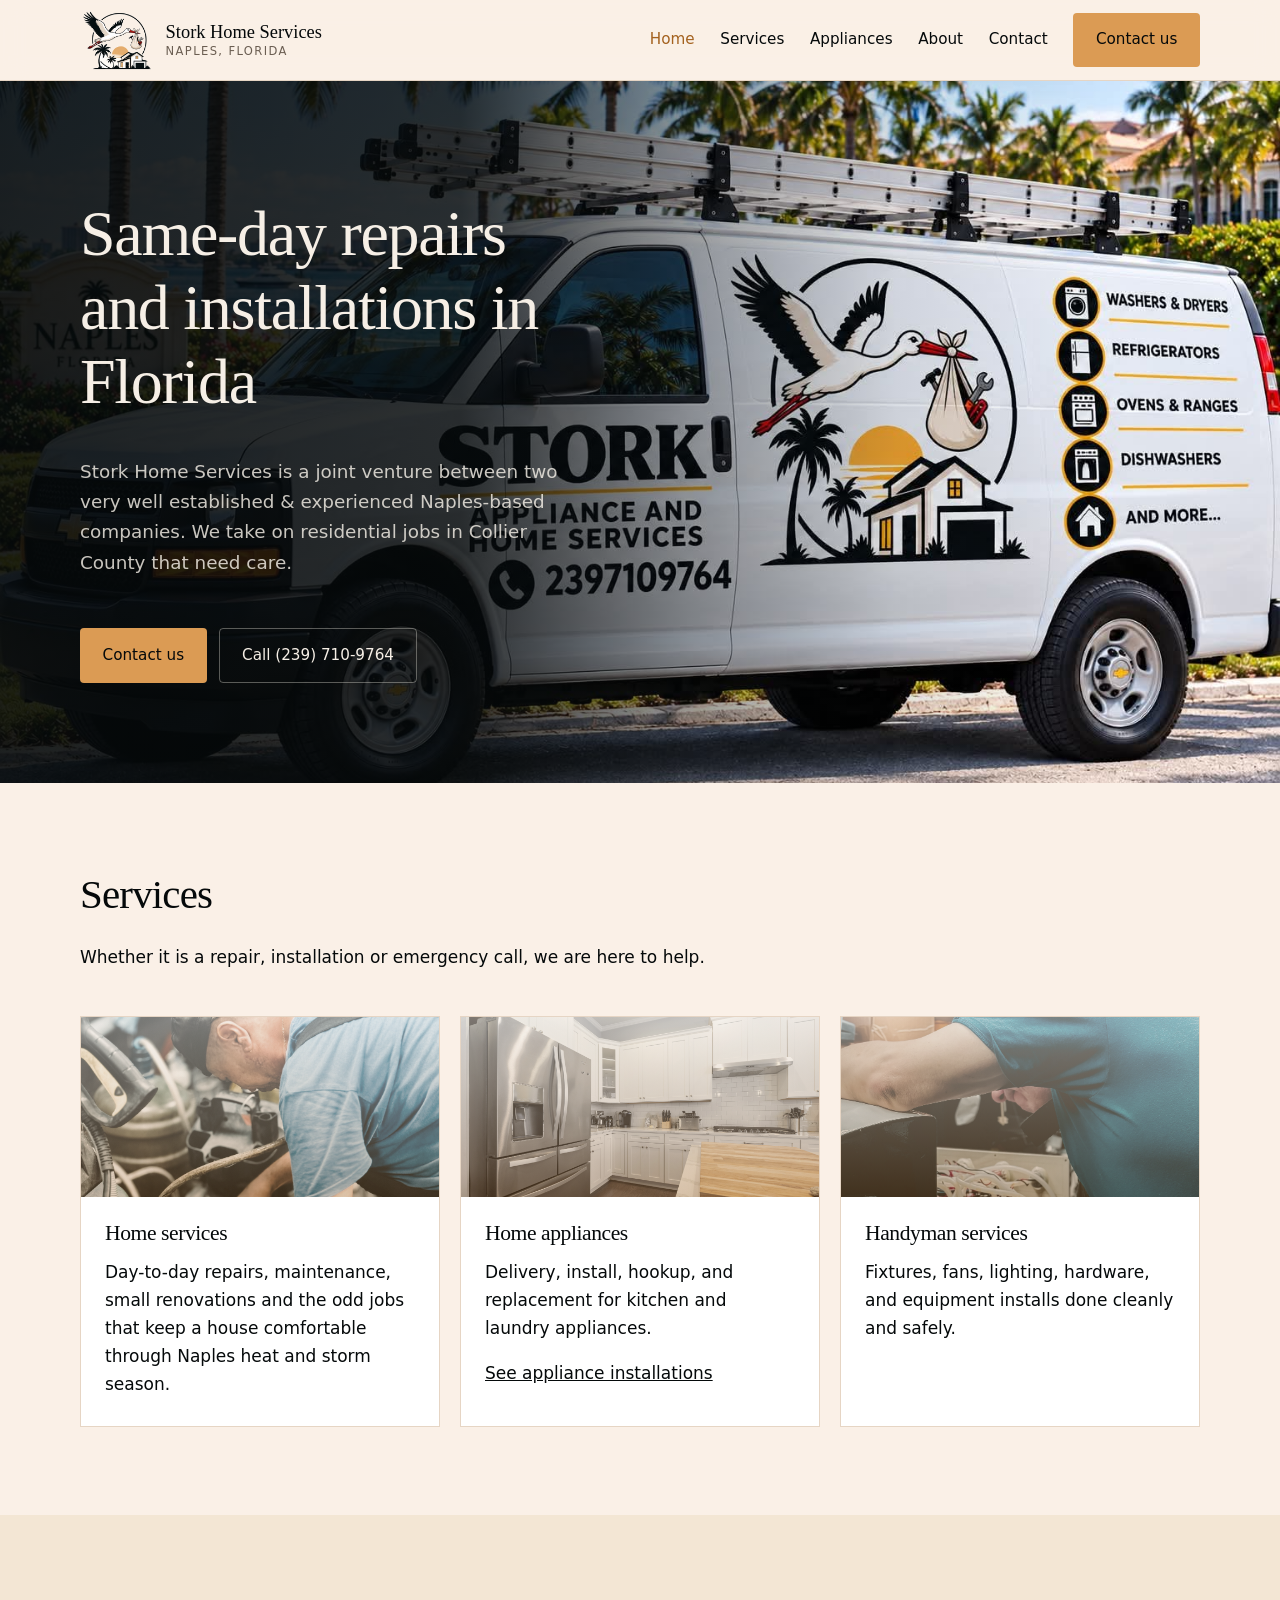
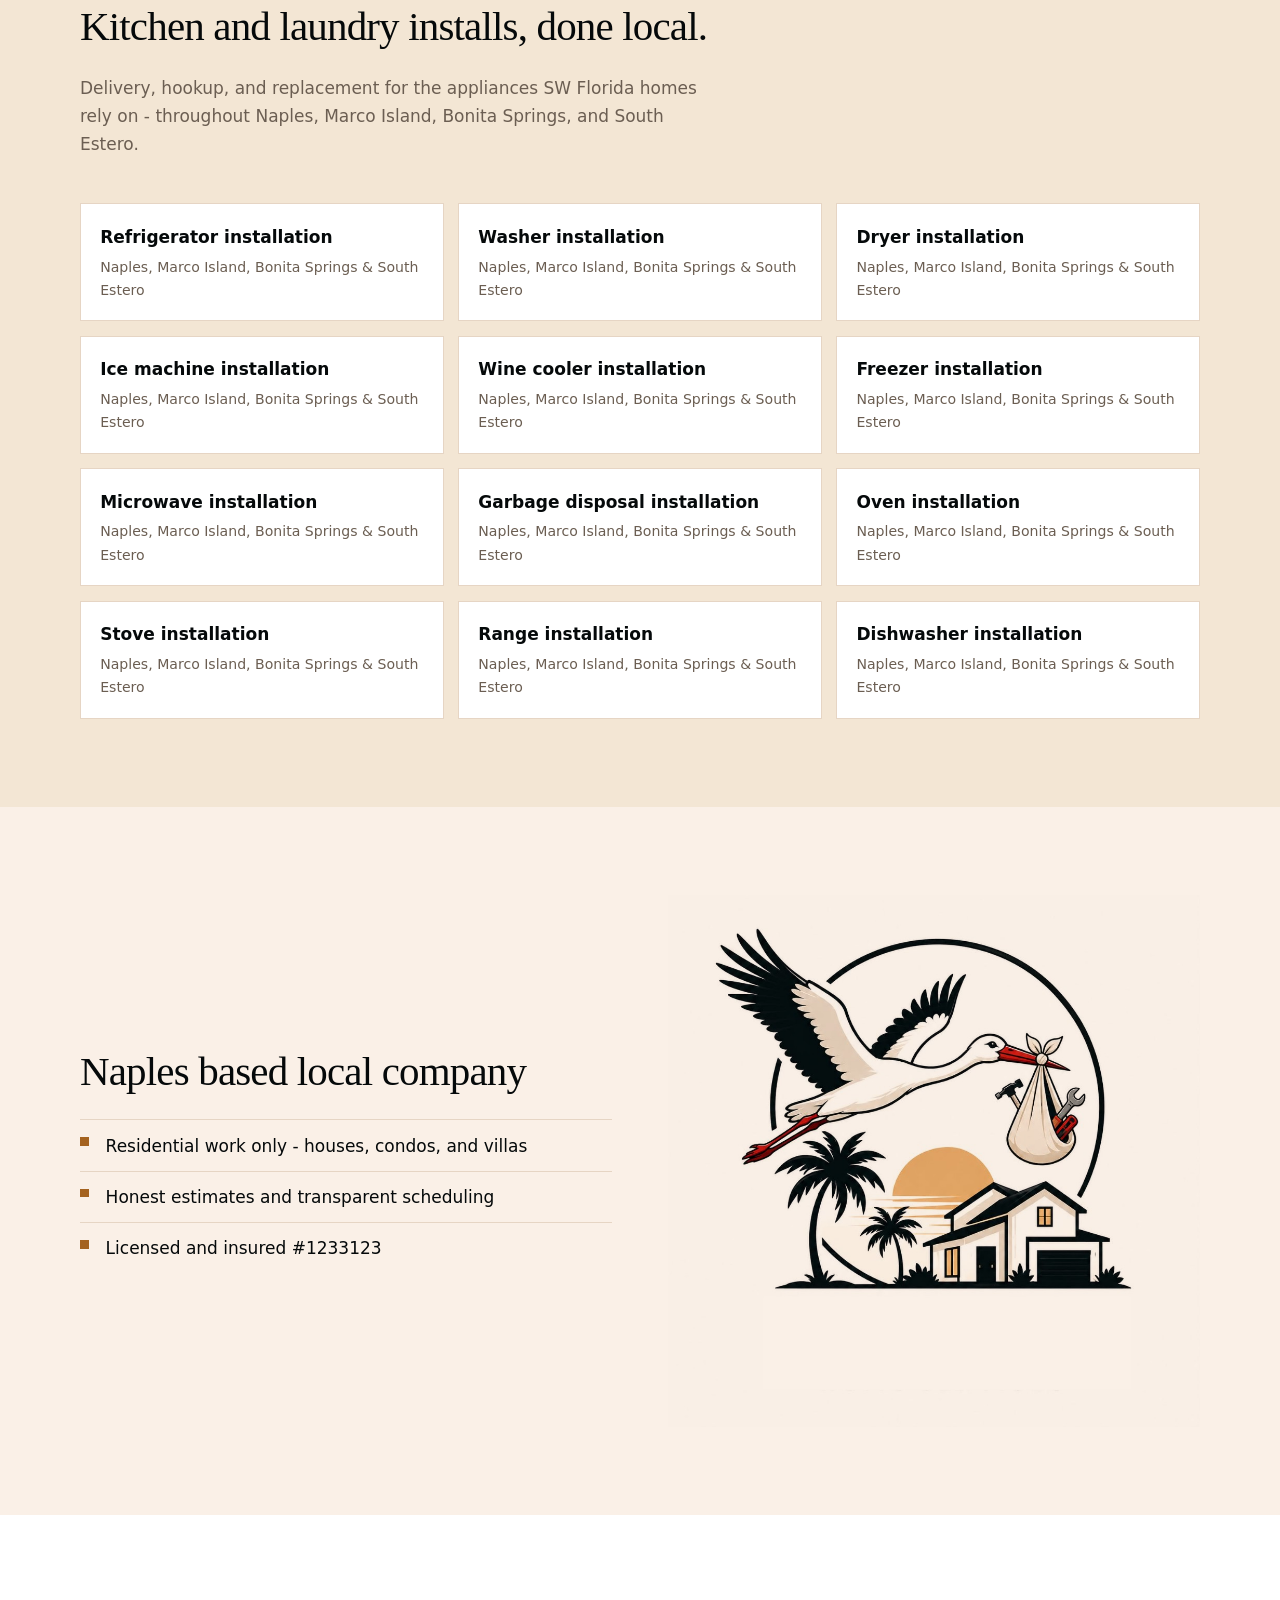
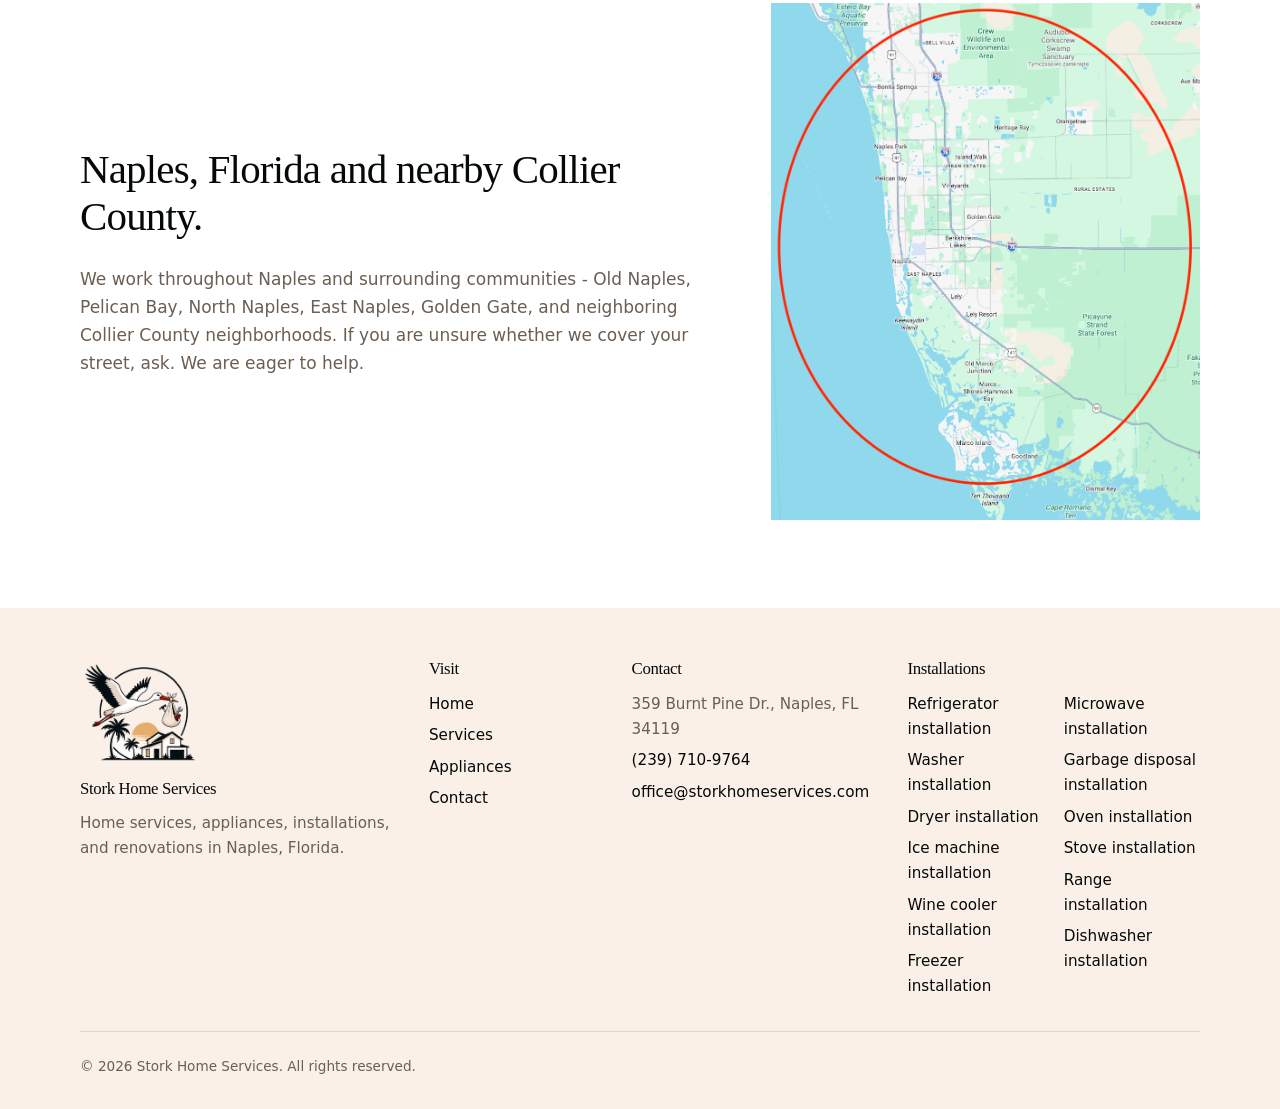
<file: index.html>
<!DOCTYPE html>
<html lang="en">
  <head>
    <meta charset="utf-8" />
    <meta name="viewport" content="width=device-width, initial-scale=1" />
    <title>Stork Home Services | Naples, Florida</title>
    <meta
      name="description"
      content="Stork Home Services handles home services, appliances, installations, and renovations in Naples, Florida and Collier County."
    />
    <link rel="icon" href="assets/favicon.png" type="image/png" />
    <link rel="stylesheet" href="css/styles.css" />
    <script src="js/analytics.js"></script>
  </head>
  <body>
    <a class="skip-link" href="#main">Skip to content</a>

    <header class="site-header">
      <div class="wrap header-inner">
        <a class="brand" href="index.html">
          <img src="assets/logo.png" alt="" width="74" height="65" />
          <span class="brand-name">
            Stork Home Services
            <span>Naples, Florida</span>
          </span>
        </a>
        <button
          class="nav-toggle"
          type="button"
          data-nav-toggle
          aria-expanded="false"
          aria-controls="site-nav"
          aria-label="Open menu"
        >
          <span></span>
          <span></span>
          <span></span>
        </button>
        <nav id="site-nav" class="nav" data-nav>
          <a href="index.html" aria-current="page">Home</a>
          <a href="index.html#services">Services</a>
          <a href="index.html#appliances">Appliances</a>
          <a href="index.html#about">About</a>
          <a href="contact.html">Contact</a>
          <a class="btn btn-primary" href="mailto:office@storkhomeservices.com?subject=Request%20a%20visit">Contact us</a>
        </nav>
      </div>
    </header>

    <main id="main">
      <section class="hero">
        <div class="hero-grid">
          <div class="hero-copy">
            <h1>Same-day repairs and installations in Florida</h1>
            <p>
              Stork Home Services is a joint venture between two very well established &amp; experienced Naples-based companies. We take on residential jobs in Collier County that need care.
            </p>
            <div class="hero-actions">
              <a class="btn btn-primary" href="mailto:office@storkhomeservices.com?subject=Request%20a%20visit">Contact us</a>
              <a class="btn btn-ghost" href="tel:+12397109764">Call (239) 710-9764</a>
            </div>
          </div>
          <div class="hero-media">
            <img
              src="assets/stork-bus.jpeg"
              alt="Stork appliance and home services van in Naples, Florida"
            />
          </div>
        </div>
      </section>

      <section class="section" id="services">
        <div class="wrap">
          <div class="section-header">
            <h2>Services</h2>
            <p>
              Whether it is a repair, installation or emergency call, we are here to help.
            </p>
          </div>
          <div class="services-grid">
            <article class="service-card">
              <div class="service-media">
                <img src="assets/repair2.png" alt="Technician repairing home equipment" />
              </div>
              <div class="service-body">
                <h3>Home services</h3>
                <p>
                  Day-to-day repairs, maintenance, small renovations and the odd jobs that keep a
                  house comfortable through Naples heat and storm season. 
                </p>
              </div>
            </article>
            <article class="service-card">
              <div class="service-media">
                <img src="assets/kitchen.png" alt="Kitchen with stainless steel appliances" />
              </div>
              <div class="service-body">
                <h3>Home appliances</h3>
                <p>
                  Delivery, install, hookup, and replacement for kitchen and
                  laundry appliances.
                </p>
                <p><a href="#appliances">See appliance installations</a></p>
              </div>
            </article>
            <article class="service-card">
              <div class="service-media">
                <img src="assets/repair1.png" alt="Technician working on an appliance" />
              </div>
              <div class="service-body">
                <h3>Handyman services</h3>
                <p>
                  Fixtures, fans, lighting, hardware, and equipment installs
                  done cleanly and safely.
                </p>
              </div>
            </article>
          
          </div>
        </div>
      </section>

      <section class="section" id="appliances">
        <div class="wrap">
          <div class="section-header">
            <h2>Kitchen and laundry installs, done local.</h2>
            <p>
              Delivery, hookup, and replacement for the appliances SW Florida
              homes rely on - throughout Naples, Marco Island, Bonita Springs,
              and South Estero.
            </p>
          </div>
          <ul class="appliance-links">
            <li>
              <a href="refrigerator-installation.html"
                >Refrigerator installation<span>Naples, Marco Island, Bonita Springs &amp; South Estero</span></a
              >
            </li>
            <li>
              <a href="washer-installation.html"
                >Washer installation<span>Naples, Marco Island, Bonita Springs &amp; South Estero</span></a
              >
            </li>
            <li>
              <a href="dryer-installation.html"
                >Dryer installation<span>Naples, Marco Island, Bonita Springs &amp; South Estero</span></a
              >
            </li>
            <li>
              <a href="ice-machine-installation.html"
                >Ice machine installation<span>Naples, Marco Island, Bonita Springs &amp; South Estero</span></a
              >
            </li>
            <li>
              <a href="wine-cooler-installation.html"
                >Wine cooler installation<span>Naples, Marco Island, Bonita Springs &amp; South Estero</span></a
              >
            </li>
            <li>
              <a href="freezer-installation.html"
                >Freezer installation<span>Naples, Marco Island, Bonita Springs &amp; South Estero</span></a
              >
            </li>
            <li>
              <a href="microwave-installation.html"
                >Microwave installation<span>Naples, Marco Island, Bonita Springs &amp; South Estero</span></a
              >
            </li>
            <li>
              <a href="garbage-disposal-installation.html"
                >Garbage disposal installation<span>Naples, Marco Island, Bonita Springs &amp; South Estero</span></a
              >
            </li>
            <li>
              <a href="oven-installation.html"
                >Oven installation<span>Naples, Marco Island, Bonita Springs &amp; South Estero</span></a
              >
            </li>
            <li>
              <a href="stove-installation.html"
                >Stove installation<span>Naples, Marco Island, Bonita Springs &amp; South Estero</span></a
              >
            </li>
            <li>
              <a href="range-installation.html"
                >Range installation<span>Naples, Marco Island, Bonita Springs &amp; South Estero</span></a
              >
            </li>
            <li>
              <a href="dishwasher-installation.html"
                >Dishwasher installation<span>Naples, Marco Island, Bonita Springs &amp; South Estero</span></a
              >
            </li>
          </ul>
        </div>
      </section>

      <section class="section section-muted" id="about">
        <div class="wrap split">
          <div>
            <h2>Naples based local company</h2>
            <ul class="checklist">
              <li>Residential work only - houses, condos, and villas</li>
              <li>Honest estimates and transparent scheduling</li>
              <li>Licensed and insured #1233123</li>
            </ul>
          </div>
          <img
            class="about-logo"
            src="assets/logo-large.jpg"
            alt="Stork Home Services logo: a stork carrying tools over a Florida home"
            width="1024"
            height="1024"
          />
        </div>
      </section>

      <section class="section area-band">
        <div class="wrap">
          <div>
            <h2>Naples, Florida and nearby Collier County.</h2>
            <p>
              We work throughout Naples and surrounding communities - Old
              Naples, Pelican Bay, North Naples, East Naples, Golden Gate, and
              neighboring Collier County neighborhoods. If you are unsure
              whether we cover your street, ask. We are eager to help.
            </p>
          </div>
          <div class="area-map">
            <img
              src="assets/map.png"
              alt="Service area map covering Naples, Marco Island, Bonita Springs, and nearby Collier County"
            />
          </div>
        </div>
      </section>

     
    </main>

    <footer class="site-footer">
      <div class="wrap footer-grid">
        <div>
          <img class="footer-logo" src="assets/logo.png" alt="" width="120" height="105" />
          <h2>Stork Home Services</h2>
          <p>
            Home services, appliances, installations, and renovations in Naples,
            Florida.
          </p>
        </div>
        <div>
          <h2>Visit</h2>
          <ul>
            <li><a href="index.html">Home</a></li>
            <li><a href="index.html#services">Services</a></li>
            <li><a href="index.html#appliances">Appliances</a></li>
            <li><a href="contact.html">Contact</a></li>
          </ul>
        </div>
        <div>
          <h2>Contact</h2>
          <ul>
            <li>359 Burnt Pine Dr., Naples, FL 34119</li>
            <li><a href="tel:+12397109764">(239) 710-9764</a></li>
            <li>
              <a href="mailto:office@storkhomeservices.com">office@storkhomeservices.com</a>
            </li>
          </ul>
        </div>
        <div>
          <h2>Installations</h2>
          <ul class="footer-installs">
            <li><a href="refrigerator-installation.html">Refrigerator installation</a></li>
            <li><a href="washer-installation.html">Washer installation</a></li>
            <li><a href="dryer-installation.html">Dryer installation</a></li>
            <li><a href="ice-machine-installation.html">Ice machine installation</a></li>
            <li><a href="wine-cooler-installation.html">Wine cooler installation</a></li>
            <li><a href="freezer-installation.html">Freezer installation</a></li>
            <li><a href="microwave-installation.html">Microwave installation</a></li>
            <li><a href="garbage-disposal-installation.html">Garbage disposal installation</a></li>
            <li><a href="oven-installation.html">Oven installation</a></li>
            <li><a href="stove-installation.html">Stove installation</a></li>
            <li><a href="range-installation.html">Range installation</a></li>
            <li><a href="dishwasher-installation.html">Dishwasher installation</a></li>
          </ul>
        </div>
      </div>
      <div class="wrap copyright">
        © 2026 Stork Home Services. All rights reserved.
      </div>
    </footer>

    <script src="js/main.js"></script>
  </body>
</html>
</file>
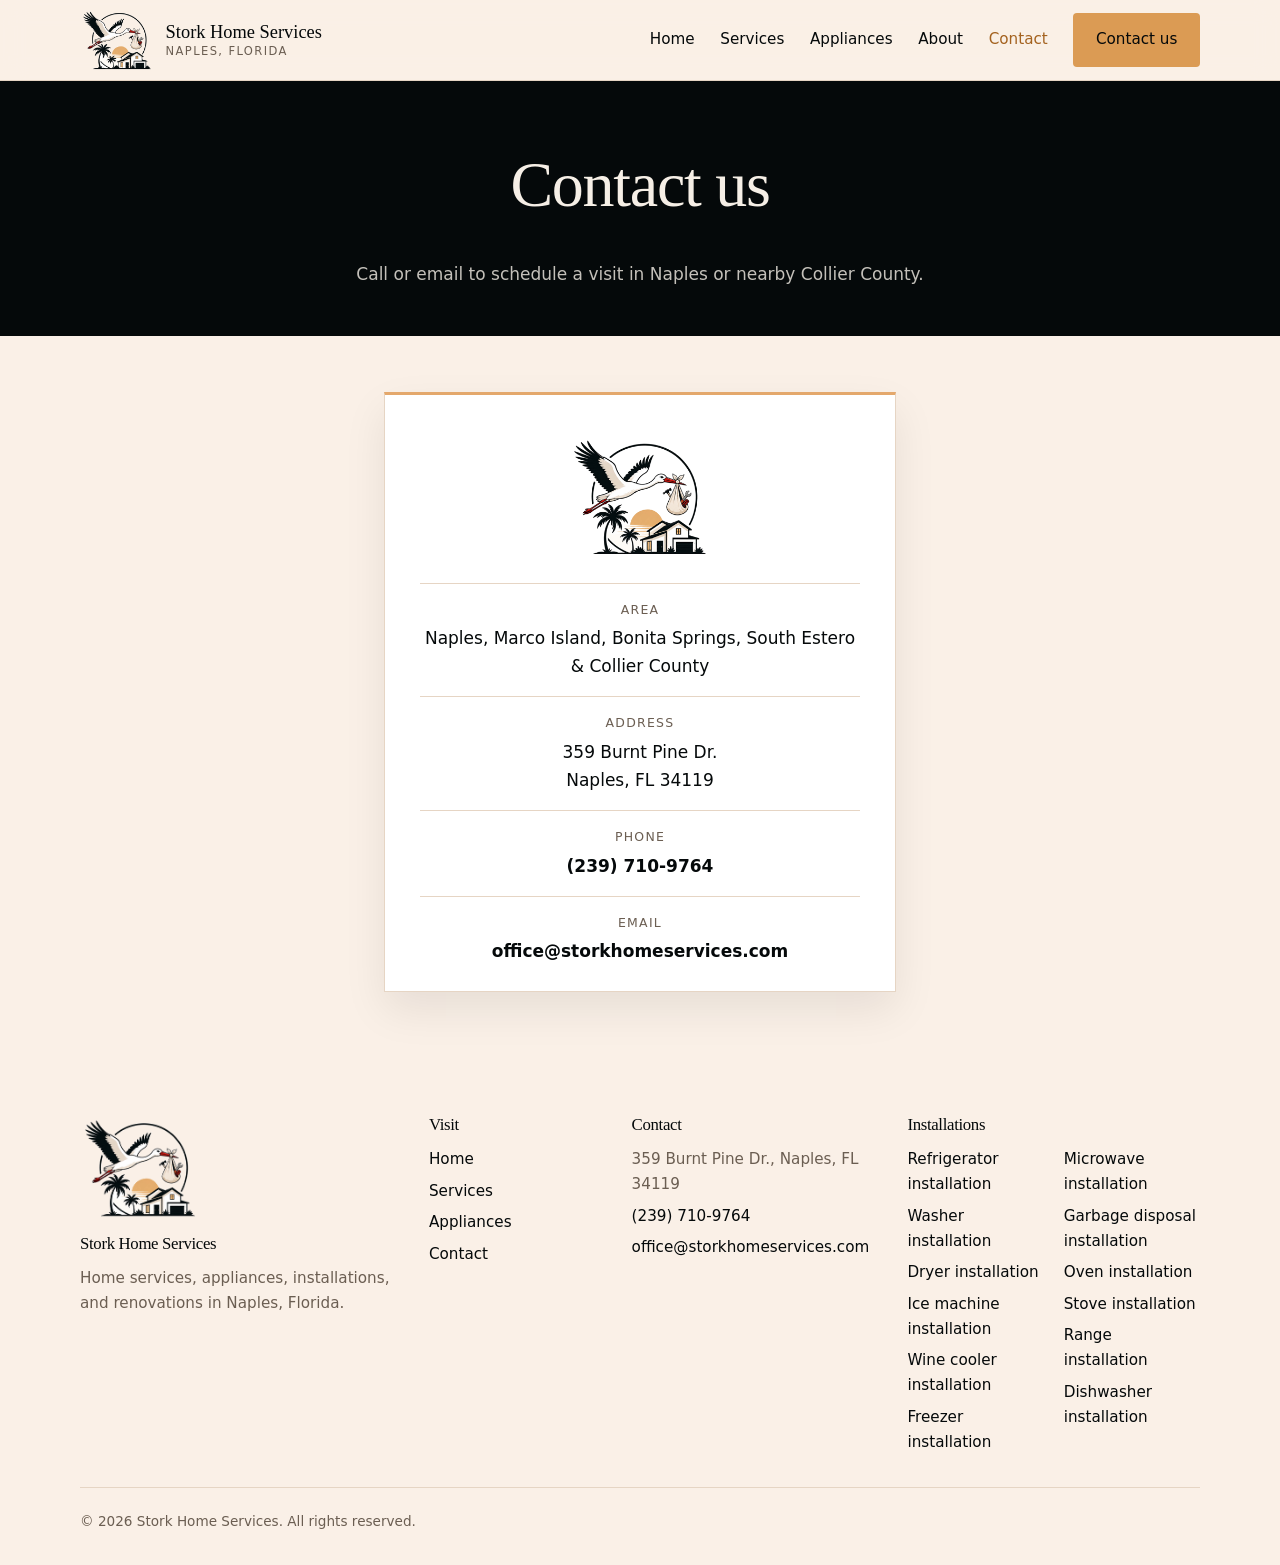
<file: contact.html>
<!DOCTYPE html>
<html lang="en">
  <head>
    <meta charset="utf-8" />
    <meta name="viewport" content="width=device-width, initial-scale=1" />
    <title>Contact | Stork Home Services</title>
    <meta
      name="description"
      content="Request a visit from Stork Home Services in Naples, Florida for home services, appliances, installations, or renovations."
    />
    <link rel="icon" href="assets/favicon.png" type="image/png" />
    <link rel="stylesheet" href="css/styles.css" />
    <script src="js/analytics.js"></script>
  </head>
  <body>
    <a class="skip-link" href="#main">Skip to content</a>

    <header class="site-header">
      <div class="wrap header-inner">
        <a class="brand" href="index.html">
          <img src="assets/logo.png" alt="" width="74" height="65" />
          <span class="brand-name">
            Stork Home Services
            <span>Naples, Florida</span>
          </span>
        </a>
        <button
          class="nav-toggle"
          type="button"
          data-nav-toggle
          aria-expanded="false"
          aria-controls="site-nav"
          aria-label="Open menu"
        >
          <span></span>
          <span></span>
          <span></span>
        </button>
        <nav id="site-nav" class="nav" data-nav>
          <a href="index.html">Home</a>
          <a href="index.html#services">Services</a>
          <a href="index.html#appliances">Appliances</a>
          <a href="index.html#about">About</a>
          <a href="contact.html" aria-current="page">Contact</a>
          <a class="btn btn-primary" href="mailto:office@storkhomeservices.com?subject=Request%20a%20visit">Contact us</a>
        </nav>
      </div>
    </header>

    <main id="main">
      <section class="page-hero page-hero-center">
        <div class="wrap">
          <h1>Contact us</h1>
          <p>
            Call or email to schedule a visit in Naples or nearby Collier County.
          </p>
        </div>
      </section>

      <section class="section contact-section">
        <div class="wrap">
          <div class="contact-card">
            <img
              class="contact-logo"
              src="assets/logo.png"
              alt="Stork Home Services"
              width="160"
              height="140"
            />
            <ul class="contact-list">
              <li>
                <span>Area</span>
                Naples, Marco Island, Bonita Springs, South Estero &amp; Collier County
              </li>
              <li>
                <span>Address</span>
                359 Burnt Pine Dr.<br />
                Naples, FL 34119
              </li>
              <li>
                <span>Phone</span>
                <a href="tel:+12397109764">(239) 710-9764</a>
              </li>
              <li>
                <span>Email</span>
                <a href="mailto:office@storkhomeservices.com"
                  >office@storkhomeservices.com</a
                >
              </li>
            </ul>
          </div>
        </div>
      </section>
    </main>

    <footer class="site-footer">
      <div class="wrap footer-grid">
        <div>
          <img class="footer-logo" src="assets/logo.png" alt="" width="120" height="105" />
          <h2>Stork Home Services</h2>
          <p>
            Home services, appliances, installations, and renovations in Naples,
            Florida.
          </p>
        </div>
        <div>
          <h2>Visit</h2>
          <ul>
            <li><a href="index.html">Home</a></li>
            <li><a href="index.html#services">Services</a></li>
            <li><a href="index.html#appliances">Appliances</a></li>
            <li><a href="contact.html">Contact</a></li>
          </ul>
        </div>
        <div>
          <h2>Contact</h2>
          <ul>
            <li>359 Burnt Pine Dr., Naples, FL 34119</li>
            <li><a href="tel:+12397109764">(239) 710-9764</a></li>
            <li>
              <a href="mailto:office@storkhomeservices.com"
                >office@storkhomeservices.com</a
              >
            </li>
          </ul>
        </div>
        <div>
          <h2>Installations</h2>
          <ul class="footer-installs">
            <li><a href="refrigerator-installation.html">Refrigerator installation</a></li>
            <li><a href="washer-installation.html">Washer installation</a></li>
            <li><a href="dryer-installation.html">Dryer installation</a></li>
            <li><a href="ice-machine-installation.html">Ice machine installation</a></li>
            <li><a href="wine-cooler-installation.html">Wine cooler installation</a></li>
            <li><a href="freezer-installation.html">Freezer installation</a></li>
            <li><a href="microwave-installation.html">Microwave installation</a></li>
            <li><a href="garbage-disposal-installation.html">Garbage disposal installation</a></li>
            <li><a href="oven-installation.html">Oven installation</a></li>
            <li><a href="stove-installation.html">Stove installation</a></li>
            <li><a href="range-installation.html">Range installation</a></li>
            <li><a href="dishwasher-installation.html">Dishwasher installation</a></li>
          </ul>
        </div>
      </div>
      <div class="wrap copyright">
        © 2026 Stork Home Services. All rights reserved.
      </div>
    </footer>

    <script src="js/main.js"></script>
  </body>
</html>
</file>
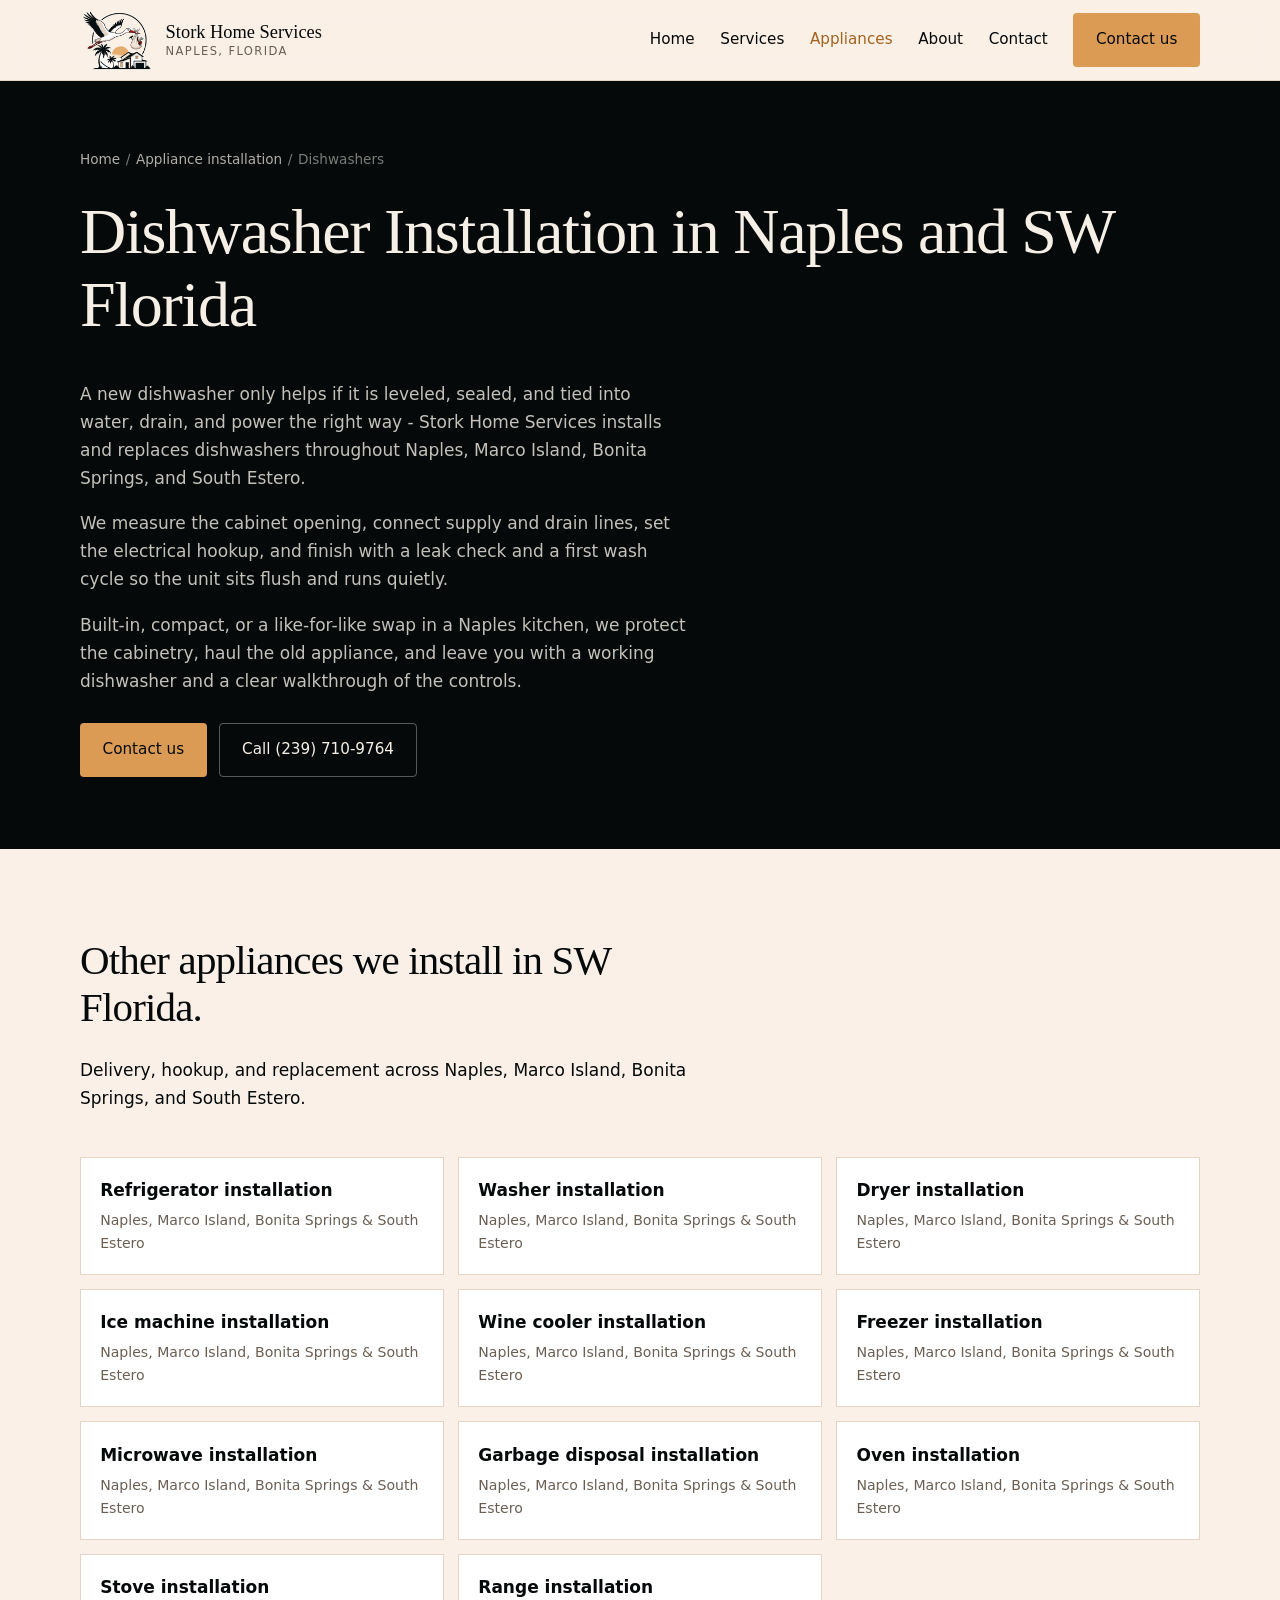
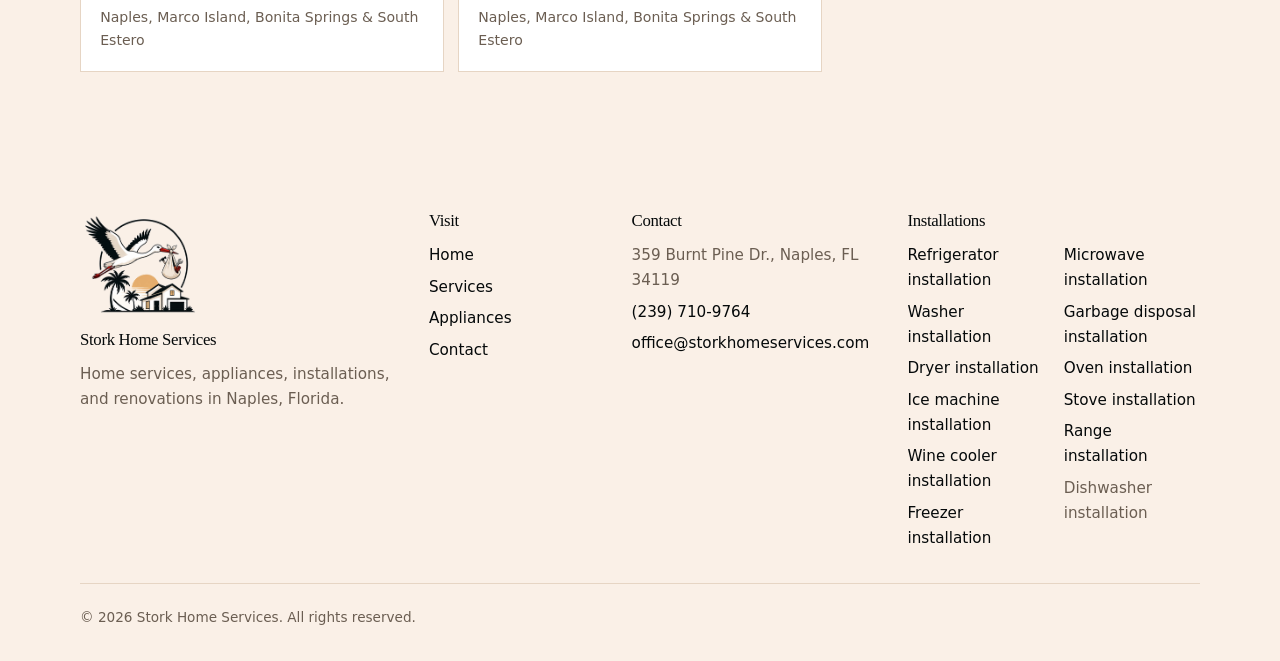
<file: dishwasher-installation.html>
<!DOCTYPE html>
<html lang="en">
  <head>
    <meta charset="utf-8" />
    <meta name="viewport" content="width=device-width, initial-scale=1" />
    <title>Dishwasher Installation in Naples, FL | Stork Home Services</title>
    <meta name="description" content="Dishwasher installation in Naples, Marco Island, Bonita Springs, and South Estero. Water, drain, and electrical hookup with a leak check by Stork Home Services." />
    <link rel="icon" href="assets/favicon.png" type="image/png" />
    <link rel="stylesheet" href="css/styles.css" />
    <script src="js/analytics.js"></script>
    <script type="application/ld+json">
      {
            "@context": "https://schema.org",
            "@type": "Service",
            "name": "Dishwasher Installation",
            "serviceType": "Dishwasher installation",
            "description": "Dishwasher installation in Naples, Marco Island, Bonita Springs, and South Estero. Water, drain, and electrical hookup with a leak check by Stork Home Services.",
            "url": "/dishwasher-installation",
            "provider": {
                  "@type": "LocalBusiness",
                  "name": "Stork Home Services",
                  "telephone": "+12397109764",
                  "email": "office@storkhomeservices.com",
                  "address": {
                        "@type": "PostalAddress",
                        "addressLocality": "Naples",
                        "addressRegion": "FL",
                        "addressCountry": "US"
                  },
                  "areaServed": [
                        {
                              "@type": "City",
                              "name": "Naples"
                        },
                        {
                              "@type": "City",
                              "name": "Marco Island"
                        },
                        {
                              "@type": "City",
                              "name": "Bonita Springs"
                        },
                        {
                              "@type": "Place",
                              "name": "South Estero"
                        }
                  ]
            }
      }
    </script>
  </head>
  <body>
    <a class="skip-link" href="#main">Skip to content</a>

    <header class="site-header">
      <div class="wrap header-inner">
        <a class="brand" href="index.html">
          <img src="assets/logo.png" alt="" width="74" height="65" />
          <span class="brand-name">
            Stork Home Services
            <span>Naples, Florida</span>
          </span>
        </a>
        <button
          class="nav-toggle"
          type="button"
          data-nav-toggle
          aria-expanded="false"
          aria-controls="site-nav"
          aria-label="Open menu"
        >
          <span></span>
          <span></span>
          <span></span>
        </button>
        <nav id="site-nav" class="nav" data-nav>
          <a href="index.html">Home</a>
          <a href="index.html#services">Services</a>
          <a href="index.html#appliances" aria-current="page">Appliances</a>
          <a href="index.html#about">About</a>
          <a href="contact.html">Contact</a>
          <a class="btn btn-primary" href="mailto:office@storkhomeservices.com?subject=Request%20a%20visit">Contact us</a>
        </nav>
      </div>
    </header>

    <main id="main">
      <section class="page-hero appliance-hero">
        <div class="wrap">
          <nav class="breadcrumb" aria-label="Breadcrumb">
            <a href="index.html">Home</a>
            <span aria-hidden="true">/</span>
            <a href="index.html#appliances">Appliance installation</a>
            <span aria-hidden="true">/</span>
            <span aria-current="page">Dishwashers</span>
          </nav>
          <h1>Dishwasher Installation in Naples and SW Florida</h1>
            <p>A new dishwasher only helps if it is leveled, sealed, and tied into water, drain, and power the right way - Stork Home Services installs and replaces dishwashers throughout Naples, Marco Island, Bonita Springs, and South Estero.</p>
            <p>We measure the cabinet opening, connect supply and drain lines, set the electrical hookup, and finish with a leak check and a first wash cycle so the unit sits flush and runs quietly.</p>
            <p>Built-in, compact, or a like-for-like swap in a Naples kitchen, we protect the cabinetry, haul the old appliance, and leave you with a working dishwasher and a clear walkthrough of the controls.</p>
          <div class="hero-actions">
            <a class="btn btn-primary" href="mailto:office@storkhomeservices.com?subject=Dishwasher%20Installation">Contact us</a>
            <a class="btn btn-ghost" href="tel:+12397109764">Call (239) 710-9764</a>
          </div>
        </div>
      </section>

      <section class="section">
        <div class="wrap">
          <div class="section-header">
            <h2>Other appliances we install in SW Florida.</h2>
            <p>
              Delivery, hookup, and replacement across Naples, Marco Island,
              Bonita Springs, and South Estero.
            </p>
          </div>
          <ul class="appliance-links">
            <li><a href="refrigerator-installation.html">Refrigerator installation<span>Naples, Marco Island, Bonita Springs &amp; South Estero</span></a></li>
            <li><a href="washer-installation.html">Washer installation<span>Naples, Marco Island, Bonita Springs &amp; South Estero</span></a></li>
            <li><a href="dryer-installation.html">Dryer installation<span>Naples, Marco Island, Bonita Springs &amp; South Estero</span></a></li>
            <li><a href="ice-machine-installation.html">Ice machine installation<span>Naples, Marco Island, Bonita Springs &amp; South Estero</span></a></li>
            <li><a href="wine-cooler-installation.html">Wine cooler installation<span>Naples, Marco Island, Bonita Springs &amp; South Estero</span></a></li>
            <li><a href="freezer-installation.html">Freezer installation<span>Naples, Marco Island, Bonita Springs &amp; South Estero</span></a></li>
            <li><a href="microwave-installation.html">Microwave installation<span>Naples, Marco Island, Bonita Springs &amp; South Estero</span></a></li>
            <li><a href="garbage-disposal-installation.html">Garbage disposal installation<span>Naples, Marco Island, Bonita Springs &amp; South Estero</span></a></li>
            <li><a href="oven-installation.html">Oven installation<span>Naples, Marco Island, Bonita Springs &amp; South Estero</span></a></li>
            <li><a href="stove-installation.html">Stove installation<span>Naples, Marco Island, Bonita Springs &amp; South Estero</span></a></li>
            <li><a href="range-installation.html">Range installation<span>Naples, Marco Island, Bonita Springs &amp; South Estero</span></a></li>
          </ul>
        </div>
      </section>
    </main>

    <footer class="site-footer">
      <div class="wrap footer-grid">
        <div>
          <img class="footer-logo" src="assets/logo.png" alt="" width="120" height="105" />
          <h2>Stork Home Services</h2>
          <p>
            Home services, appliances, installations, and renovations in Naples,
            Florida.
          </p>
        </div>
        <div>
          <h2>Visit</h2>
          <ul>
            <li><a href="index.html">Home</a></li>
            <li><a href="index.html#services">Services</a></li>
            <li><a href="index.html#appliances">Appliances</a></li>
            <li><a href="contact.html">Contact</a></li>
          </ul>
        </div>
        <div>
          <h2>Contact</h2>
          <ul>
            <li>359 Burnt Pine Dr., Naples, FL 34119</li>
            <li><a href="tel:+12397109764">(239) 710-9764</a></li>
            <li>
              <a href="mailto:office@storkhomeservices.com">office@storkhomeservices.com</a>
            </li>
          </ul>
        </div>
        <div>
          <h2>Installations</h2>
          <ul class="footer-installs">
            <li><a href="refrigerator-installation.html">Refrigerator installation</a></li>
            <li><a href="washer-installation.html">Washer installation</a></li>
            <li><a href="dryer-installation.html">Dryer installation</a></li>
            <li><a href="ice-machine-installation.html">Ice machine installation</a></li>
            <li><a href="wine-cooler-installation.html">Wine cooler installation</a></li>
            <li><a href="freezer-installation.html">Freezer installation</a></li>
            <li><a href="microwave-installation.html">Microwave installation</a></li>
            <li><a href="garbage-disposal-installation.html">Garbage disposal installation</a></li>
            <li><a href="oven-installation.html">Oven installation</a></li>
            <li><a href="stove-installation.html">Stove installation</a></li>
            <li><a href="range-installation.html">Range installation</a></li>
            <li>Dishwasher installation</li>
          </ul>
        </div>
      </div>
      <div class="wrap copyright">
        © 2026 Stork Home Services. All rights reserved.
      </div>
    </footer>

    <script src="js/main.js"></script>
  </body>
</html>
</file>
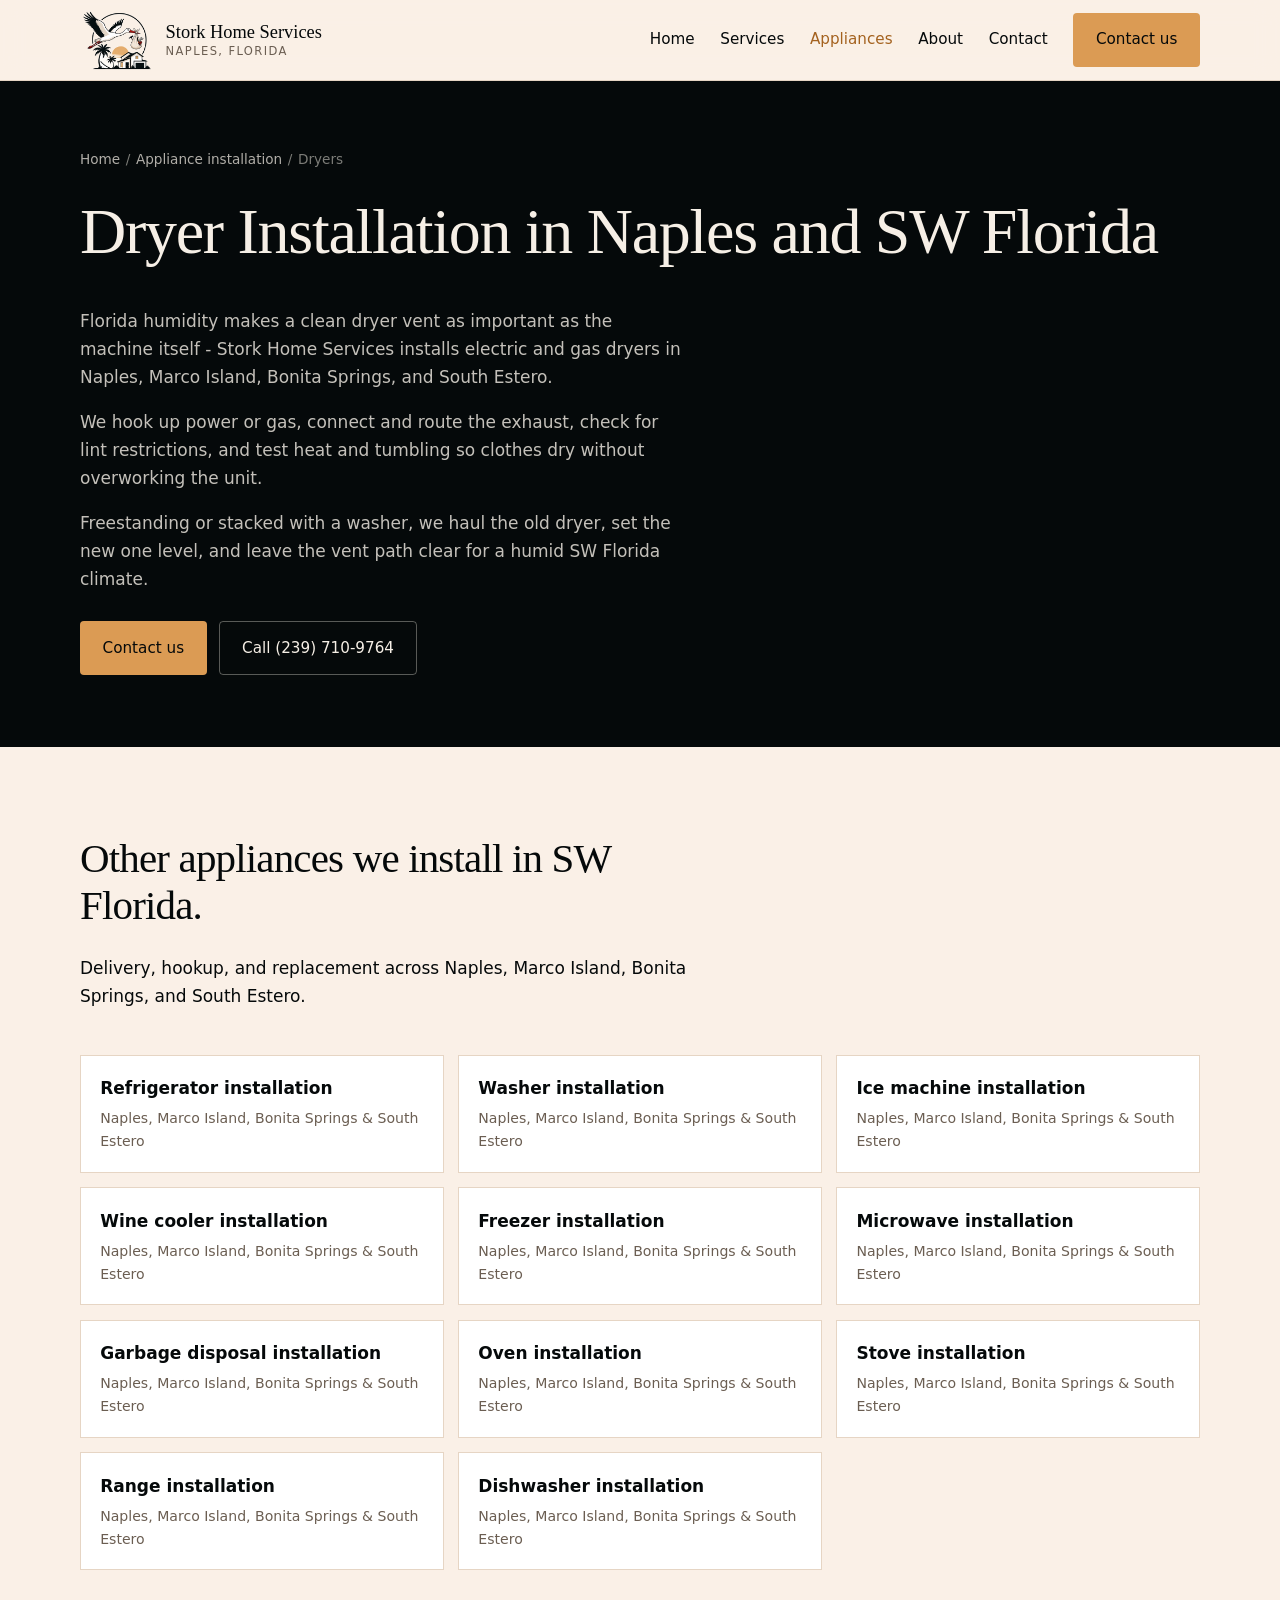
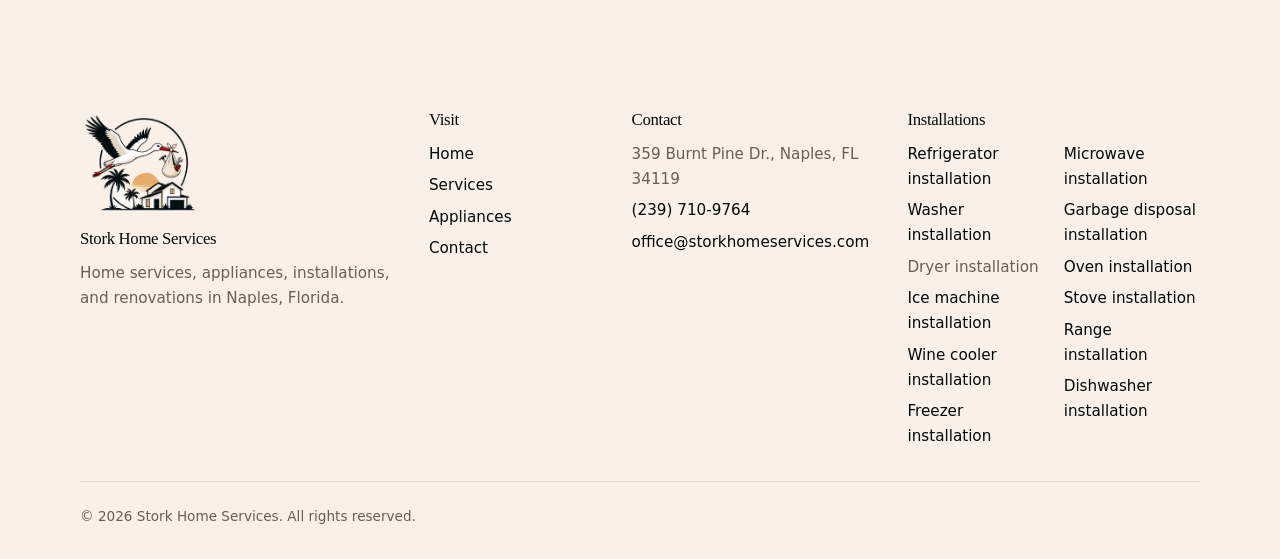
<file: dryer-installation.html>
<!DOCTYPE html>
<html lang="en">
  <head>
    <meta charset="utf-8" />
    <meta name="viewport" content="width=device-width, initial-scale=1" />
    <title>Dryer Installation in Naples, FL | Stork Home Services</title>
    <meta name="description" content="Electric and gas dryer installation in Naples, Marco Island, Bonita Springs, and South Estero. Stork Home Services handles venting, hookup, and a full heat test." />
    <link rel="icon" href="assets/favicon.png" type="image/png" />
    <link rel="stylesheet" href="css/styles.css" />
    <script src="js/analytics.js"></script>
    <script type="application/ld+json">
      {
            "@context": "https://schema.org",
            "@type": "Service",
            "name": "Dryer Installation",
            "serviceType": "Dryer installation",
            "description": "Electric and gas dryer installation in Naples, Marco Island, Bonita Springs, and South Estero. Stork Home Services handles venting, hookup, and a full heat test.",
            "url": "/dryer-installation",
            "provider": {
                  "@type": "LocalBusiness",
                  "name": "Stork Home Services",
                  "telephone": "+12397109764",
                  "email": "office@storkhomeservices.com",
                  "address": {
                        "@type": "PostalAddress",
                        "addressLocality": "Naples",
                        "addressRegion": "FL",
                        "addressCountry": "US"
                  },
                  "areaServed": [
                        {
                              "@type": "City",
                              "name": "Naples"
                        },
                        {
                              "@type": "City",
                              "name": "Marco Island"
                        },
                        {
                              "@type": "City",
                              "name": "Bonita Springs"
                        },
                        {
                              "@type": "Place",
                              "name": "South Estero"
                        }
                  ]
            }
      }
    </script>
  </head>
  <body>
    <a class="skip-link" href="#main">Skip to content</a>

    <header class="site-header">
      <div class="wrap header-inner">
        <a class="brand" href="index.html">
          <img src="assets/logo.png" alt="" width="74" height="65" />
          <span class="brand-name">
            Stork Home Services
            <span>Naples, Florida</span>
          </span>
        </a>
        <button
          class="nav-toggle"
          type="button"
          data-nav-toggle
          aria-expanded="false"
          aria-controls="site-nav"
          aria-label="Open menu"
        >
          <span></span>
          <span></span>
          <span></span>
        </button>
        <nav id="site-nav" class="nav" data-nav>
          <a href="index.html">Home</a>
          <a href="index.html#services">Services</a>
          <a href="index.html#appliances" aria-current="page">Appliances</a>
          <a href="index.html#about">About</a>
          <a href="contact.html">Contact</a>
          <a class="btn btn-primary" href="mailto:office@storkhomeservices.com?subject=Request%20a%20visit">Contact us</a>
        </nav>
      </div>
    </header>

    <main id="main">
      <section class="page-hero appliance-hero">
        <div class="wrap">
          <nav class="breadcrumb" aria-label="Breadcrumb">
            <a href="index.html">Home</a>
            <span aria-hidden="true">/</span>
            <a href="index.html#appliances">Appliance installation</a>
            <span aria-hidden="true">/</span>
            <span aria-current="page">Dryers</span>
          </nav>
          <h1>Dryer Installation in Naples and SW Florida</h1>
            <p>Florida humidity makes a clean dryer vent as important as the machine itself - Stork Home Services installs electric and gas dryers in Naples, Marco Island, Bonita Springs, and South Estero.</p>
            <p>We hook up power or gas, connect and route the exhaust, check for lint restrictions, and test heat and tumbling so clothes dry without overworking the unit.</p>
            <p>Freestanding or stacked with a washer, we haul the old dryer, set the new one level, and leave the vent path clear for a humid SW Florida climate.</p>
          <div class="hero-actions">
            <a class="btn btn-primary" href="mailto:office@storkhomeservices.com?subject=Dryer%20Installation">Contact us</a>
            <a class="btn btn-ghost" href="tel:+12397109764">Call (239) 710-9764</a>
          </div>
        </div>
      </section>

      <section class="section">
        <div class="wrap">
          <div class="section-header">
            <h2>Other appliances we install in SW Florida.</h2>
            <p>
              Delivery, hookup, and replacement across Naples, Marco Island,
              Bonita Springs, and South Estero.
            </p>
          </div>
          <ul class="appliance-links">
            <li><a href="refrigerator-installation.html">Refrigerator installation<span>Naples, Marco Island, Bonita Springs &amp; South Estero</span></a></li>
            <li><a href="washer-installation.html">Washer installation<span>Naples, Marco Island, Bonita Springs &amp; South Estero</span></a></li>
            <li><a href="ice-machine-installation.html">Ice machine installation<span>Naples, Marco Island, Bonita Springs &amp; South Estero</span></a></li>
            <li><a href="wine-cooler-installation.html">Wine cooler installation<span>Naples, Marco Island, Bonita Springs &amp; South Estero</span></a></li>
            <li><a href="freezer-installation.html">Freezer installation<span>Naples, Marco Island, Bonita Springs &amp; South Estero</span></a></li>
            <li><a href="microwave-installation.html">Microwave installation<span>Naples, Marco Island, Bonita Springs &amp; South Estero</span></a></li>
            <li><a href="garbage-disposal-installation.html">Garbage disposal installation<span>Naples, Marco Island, Bonita Springs &amp; South Estero</span></a></li>
            <li><a href="oven-installation.html">Oven installation<span>Naples, Marco Island, Bonita Springs &amp; South Estero</span></a></li>
            <li><a href="stove-installation.html">Stove installation<span>Naples, Marco Island, Bonita Springs &amp; South Estero</span></a></li>
            <li><a href="range-installation.html">Range installation<span>Naples, Marco Island, Bonita Springs &amp; South Estero</span></a></li>
            <li><a href="dishwasher-installation.html">Dishwasher installation<span>Naples, Marco Island, Bonita Springs &amp; South Estero</span></a></li>
          </ul>
        </div>
      </section>
    </main>

    <footer class="site-footer">
      <div class="wrap footer-grid">
        <div>
          <img class="footer-logo" src="assets/logo.png" alt="" width="120" height="105" />
          <h2>Stork Home Services</h2>
          <p>
            Home services, appliances, installations, and renovations in Naples,
            Florida.
          </p>
        </div>
        <div>
          <h2>Visit</h2>
          <ul>
            <li><a href="index.html">Home</a></li>
            <li><a href="index.html#services">Services</a></li>
            <li><a href="index.html#appliances">Appliances</a></li>
            <li><a href="contact.html">Contact</a></li>
          </ul>
        </div>
        <div>
          <h2>Contact</h2>
          <ul>
            <li>359 Burnt Pine Dr., Naples, FL 34119</li>
            <li><a href="tel:+12397109764">(239) 710-9764</a></li>
            <li>
              <a href="mailto:office@storkhomeservices.com">office@storkhomeservices.com</a>
            </li>
          </ul>
        </div>
        <div>
          <h2>Installations</h2>
          <ul class="footer-installs">
            <li><a href="refrigerator-installation.html">Refrigerator installation</a></li>
            <li><a href="washer-installation.html">Washer installation</a></li>
            <li>Dryer installation</li>
            <li><a href="ice-machine-installation.html">Ice machine installation</a></li>
            <li><a href="wine-cooler-installation.html">Wine cooler installation</a></li>
            <li><a href="freezer-installation.html">Freezer installation</a></li>
            <li><a href="microwave-installation.html">Microwave installation</a></li>
            <li><a href="garbage-disposal-installation.html">Garbage disposal installation</a></li>
            <li><a href="oven-installation.html">Oven installation</a></li>
            <li><a href="stove-installation.html">Stove installation</a></li>
            <li><a href="range-installation.html">Range installation</a></li>
            <li><a href="dishwasher-installation.html">Dishwasher installation</a></li>
          </ul>
        </div>
      </div>
      <div class="wrap copyright">
        © 2026 Stork Home Services. All rights reserved.
      </div>
    </footer>

    <script src="js/main.js"></script>
  </body>
</html>
</file>
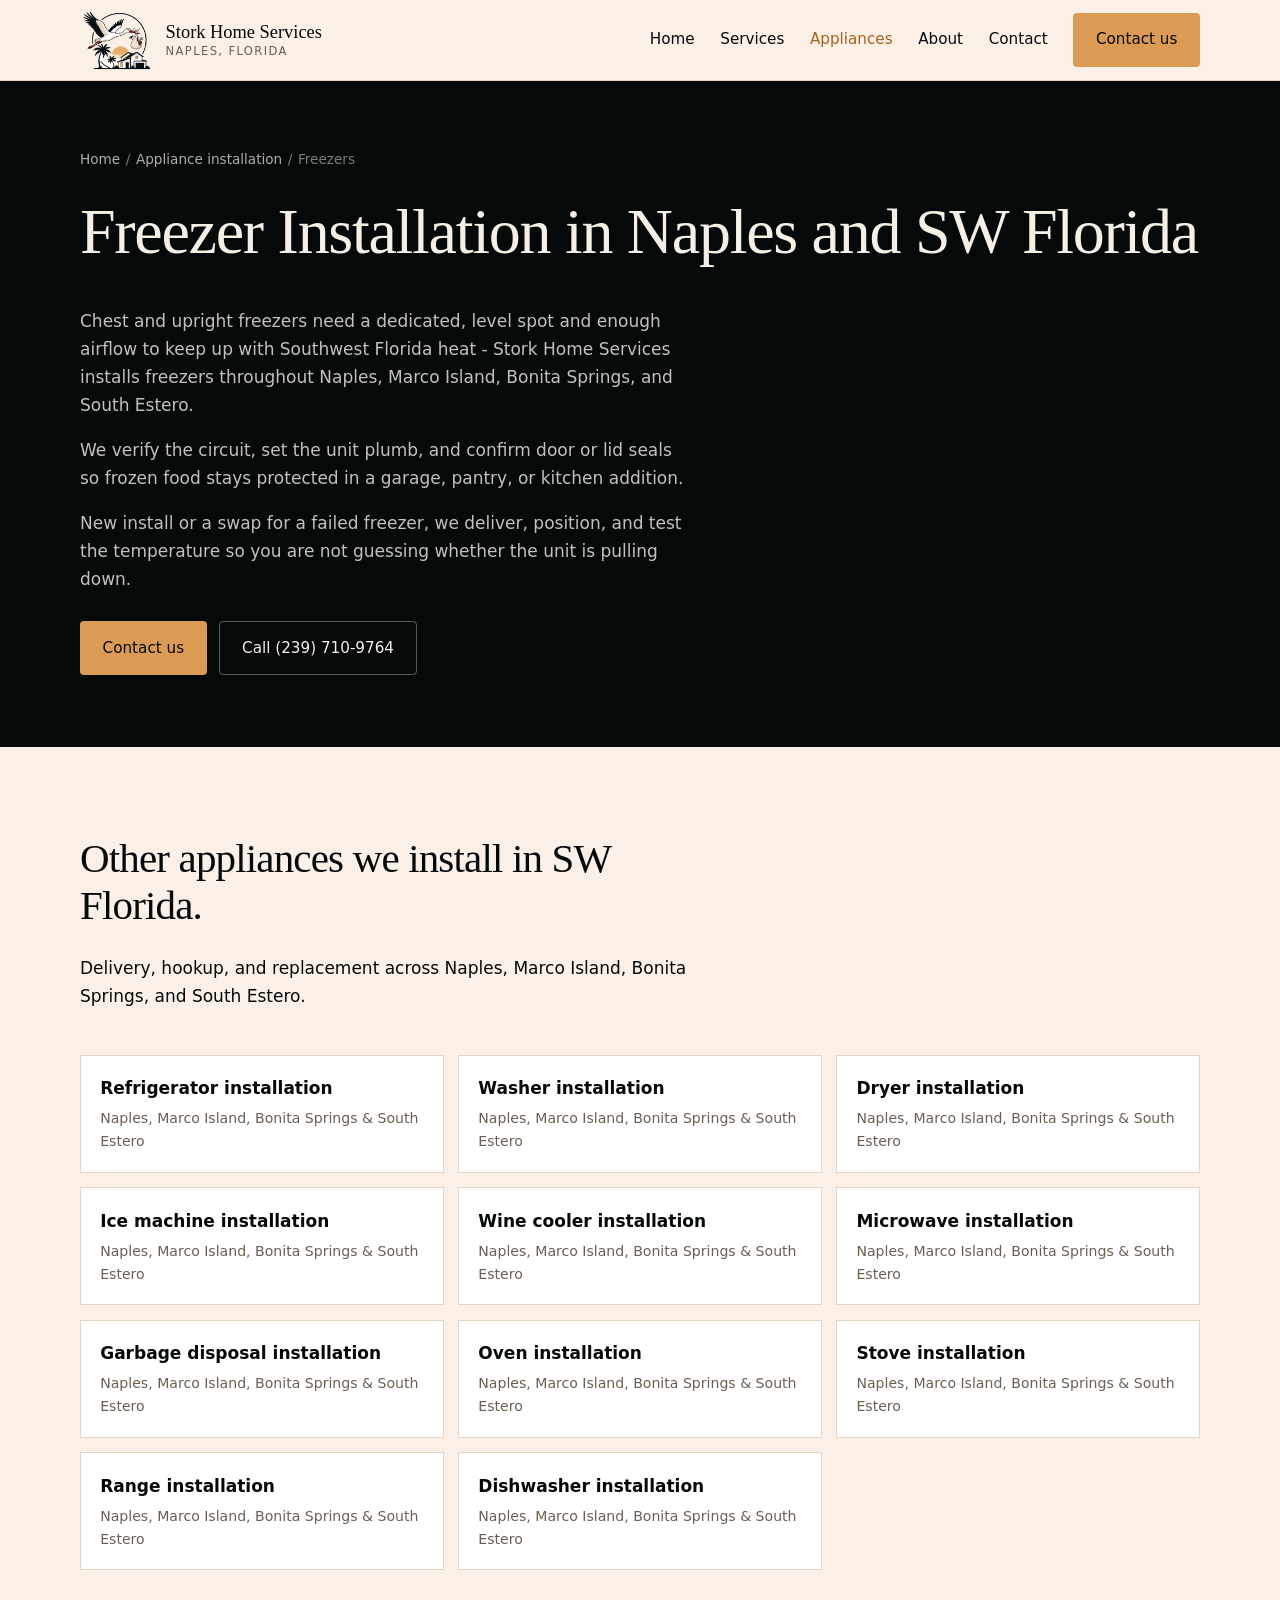
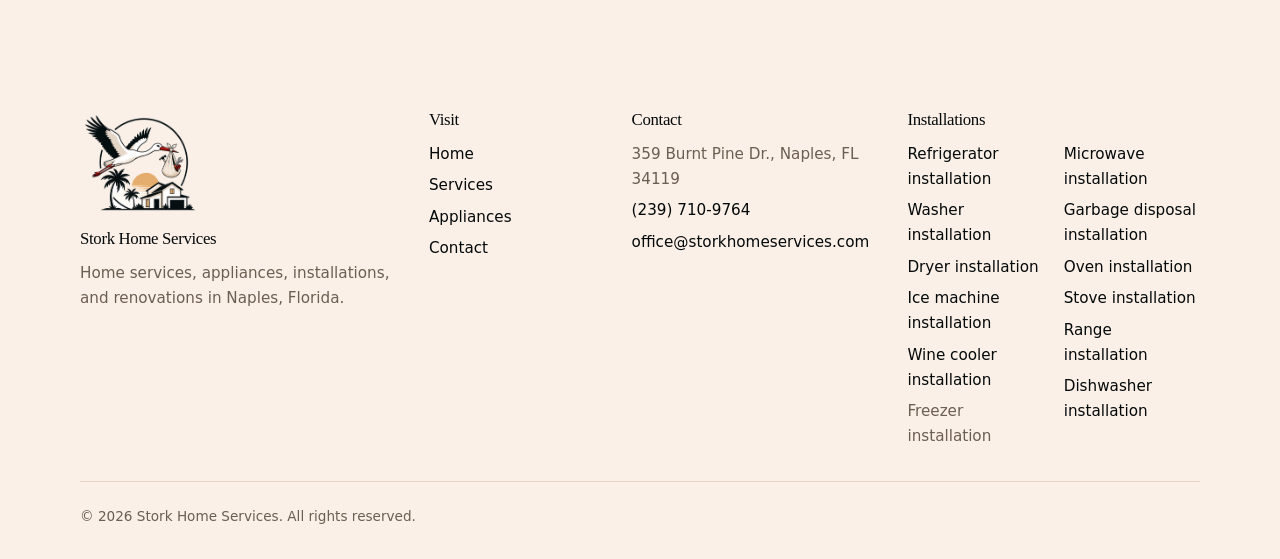
<file: freezer-installation.html>
<!DOCTYPE html>
<html lang="en">
  <head>
    <meta charset="utf-8" />
    <meta name="viewport" content="width=device-width, initial-scale=1" />
    <title>Freezer Installation in Naples, FL | Stork Home Services</title>
    <meta name="description" content="Chest and upright freezer installation in Naples, Marco Island, Bonita Springs, and South Estero. Dedicated circuit, leveling, and temperature testing by Stork Home Services." />
    <link rel="icon" href="assets/favicon.png" type="image/png" />
    <link rel="stylesheet" href="css/styles.css" />
    <script src="js/analytics.js"></script>
    <script type="application/ld+json">
      {
            "@context": "https://schema.org",
            "@type": "Service",
            "name": "Freezer Installation",
            "serviceType": "Freezer installation",
            "description": "Chest and upright freezer installation in Naples, Marco Island, Bonita Springs, and South Estero. Dedicated circuit, leveling, and temperature testing by Stork Home Services.",
            "url": "/freezer-installation",
            "provider": {
                  "@type": "LocalBusiness",
                  "name": "Stork Home Services",
                  "telephone": "+12397109764",
                  "email": "office@storkhomeservices.com",
                  "address": {
                        "@type": "PostalAddress",
                        "addressLocality": "Naples",
                        "addressRegion": "FL",
                        "addressCountry": "US"
                  },
                  "areaServed": [
                        {
                              "@type": "City",
                              "name": "Naples"
                        },
                        {
                              "@type": "City",
                              "name": "Marco Island"
                        },
                        {
                              "@type": "City",
                              "name": "Bonita Springs"
                        },
                        {
                              "@type": "Place",
                              "name": "South Estero"
                        }
                  ]
            }
      }
    </script>
  </head>
  <body>
    <a class="skip-link" href="#main">Skip to content</a>

    <header class="site-header">
      <div class="wrap header-inner">
        <a class="brand" href="index.html">
          <img src="assets/logo.png" alt="" width="74" height="65" />
          <span class="brand-name">
            Stork Home Services
            <span>Naples, Florida</span>
          </span>
        </a>
        <button
          class="nav-toggle"
          type="button"
          data-nav-toggle
          aria-expanded="false"
          aria-controls="site-nav"
          aria-label="Open menu"
        >
          <span></span>
          <span></span>
          <span></span>
        </button>
        <nav id="site-nav" class="nav" data-nav>
          <a href="index.html">Home</a>
          <a href="index.html#services">Services</a>
          <a href="index.html#appliances" aria-current="page">Appliances</a>
          <a href="index.html#about">About</a>
          <a href="contact.html">Contact</a>
          <a class="btn btn-primary" href="mailto:office@storkhomeservices.com?subject=Request%20a%20visit">Contact us</a>
        </nav>
      </div>
    </header>

    <main id="main">
      <section class="page-hero appliance-hero">
        <div class="wrap">
          <nav class="breadcrumb" aria-label="Breadcrumb">
            <a href="index.html">Home</a>
            <span aria-hidden="true">/</span>
            <a href="index.html#appliances">Appliance installation</a>
            <span aria-hidden="true">/</span>
            <span aria-current="page">Freezers</span>
          </nav>
          <h1>Freezer Installation in Naples and SW Florida</h1>
            <p>Chest and upright freezers need a dedicated, level spot and enough airflow to keep up with Southwest Florida heat - Stork Home Services installs freezers throughout Naples, Marco Island, Bonita Springs, and South Estero.</p>
            <p>We verify the circuit, set the unit plumb, and confirm door or lid seals so frozen food stays protected in a garage, pantry, or kitchen addition.</p>
            <p>New install or a swap for a failed freezer, we deliver, position, and test the temperature so you are not guessing whether the unit is pulling down.</p>
          <div class="hero-actions">
            <a class="btn btn-primary" href="mailto:office@storkhomeservices.com?subject=Freezer%20Installation">Contact us</a>
            <a class="btn btn-ghost" href="tel:+12397109764">Call (239) 710-9764</a>
          </div>
        </div>
      </section>

      <section class="section">
        <div class="wrap">
          <div class="section-header">
            <h2>Other appliances we install in SW Florida.</h2>
            <p>
              Delivery, hookup, and replacement across Naples, Marco Island,
              Bonita Springs, and South Estero.
            </p>
          </div>
          <ul class="appliance-links">
            <li><a href="refrigerator-installation.html">Refrigerator installation<span>Naples, Marco Island, Bonita Springs &amp; South Estero</span></a></li>
            <li><a href="washer-installation.html">Washer installation<span>Naples, Marco Island, Bonita Springs &amp; South Estero</span></a></li>
            <li><a href="dryer-installation.html">Dryer installation<span>Naples, Marco Island, Bonita Springs &amp; South Estero</span></a></li>
            <li><a href="ice-machine-installation.html">Ice machine installation<span>Naples, Marco Island, Bonita Springs &amp; South Estero</span></a></li>
            <li><a href="wine-cooler-installation.html">Wine cooler installation<span>Naples, Marco Island, Bonita Springs &amp; South Estero</span></a></li>
            <li><a href="microwave-installation.html">Microwave installation<span>Naples, Marco Island, Bonita Springs &amp; South Estero</span></a></li>
            <li><a href="garbage-disposal-installation.html">Garbage disposal installation<span>Naples, Marco Island, Bonita Springs &amp; South Estero</span></a></li>
            <li><a href="oven-installation.html">Oven installation<span>Naples, Marco Island, Bonita Springs &amp; South Estero</span></a></li>
            <li><a href="stove-installation.html">Stove installation<span>Naples, Marco Island, Bonita Springs &amp; South Estero</span></a></li>
            <li><a href="range-installation.html">Range installation<span>Naples, Marco Island, Bonita Springs &amp; South Estero</span></a></li>
            <li><a href="dishwasher-installation.html">Dishwasher installation<span>Naples, Marco Island, Bonita Springs &amp; South Estero</span></a></li>
          </ul>
        </div>
      </section>
    </main>

    <footer class="site-footer">
      <div class="wrap footer-grid">
        <div>
          <img class="footer-logo" src="assets/logo.png" alt="" width="120" height="105" />
          <h2>Stork Home Services</h2>
          <p>
            Home services, appliances, installations, and renovations in Naples,
            Florida.
          </p>
        </div>
        <div>
          <h2>Visit</h2>
          <ul>
            <li><a href="index.html">Home</a></li>
            <li><a href="index.html#services">Services</a></li>
            <li><a href="index.html#appliances">Appliances</a></li>
            <li><a href="contact.html">Contact</a></li>
          </ul>
        </div>
        <div>
          <h2>Contact</h2>
          <ul>
            <li>359 Burnt Pine Dr., Naples, FL 34119</li>
            <li><a href="tel:+12397109764">(239) 710-9764</a></li>
            <li>
              <a href="mailto:office@storkhomeservices.com">office@storkhomeservices.com</a>
            </li>
          </ul>
        </div>
        <div>
          <h2>Installations</h2>
          <ul class="footer-installs">
            <li><a href="refrigerator-installation.html">Refrigerator installation</a></li>
            <li><a href="washer-installation.html">Washer installation</a></li>
            <li><a href="dryer-installation.html">Dryer installation</a></li>
            <li><a href="ice-machine-installation.html">Ice machine installation</a></li>
            <li><a href="wine-cooler-installation.html">Wine cooler installation</a></li>
            <li>Freezer installation</li>
            <li><a href="microwave-installation.html">Microwave installation</a></li>
            <li><a href="garbage-disposal-installation.html">Garbage disposal installation</a></li>
            <li><a href="oven-installation.html">Oven installation</a></li>
            <li><a href="stove-installation.html">Stove installation</a></li>
            <li><a href="range-installation.html">Range installation</a></li>
            <li><a href="dishwasher-installation.html">Dishwasher installation</a></li>
          </ul>
        </div>
      </div>
      <div class="wrap copyright">
        © 2026 Stork Home Services. All rights reserved.
      </div>
    </footer>

    <script src="js/main.js"></script>
  </body>
</html>
</file>
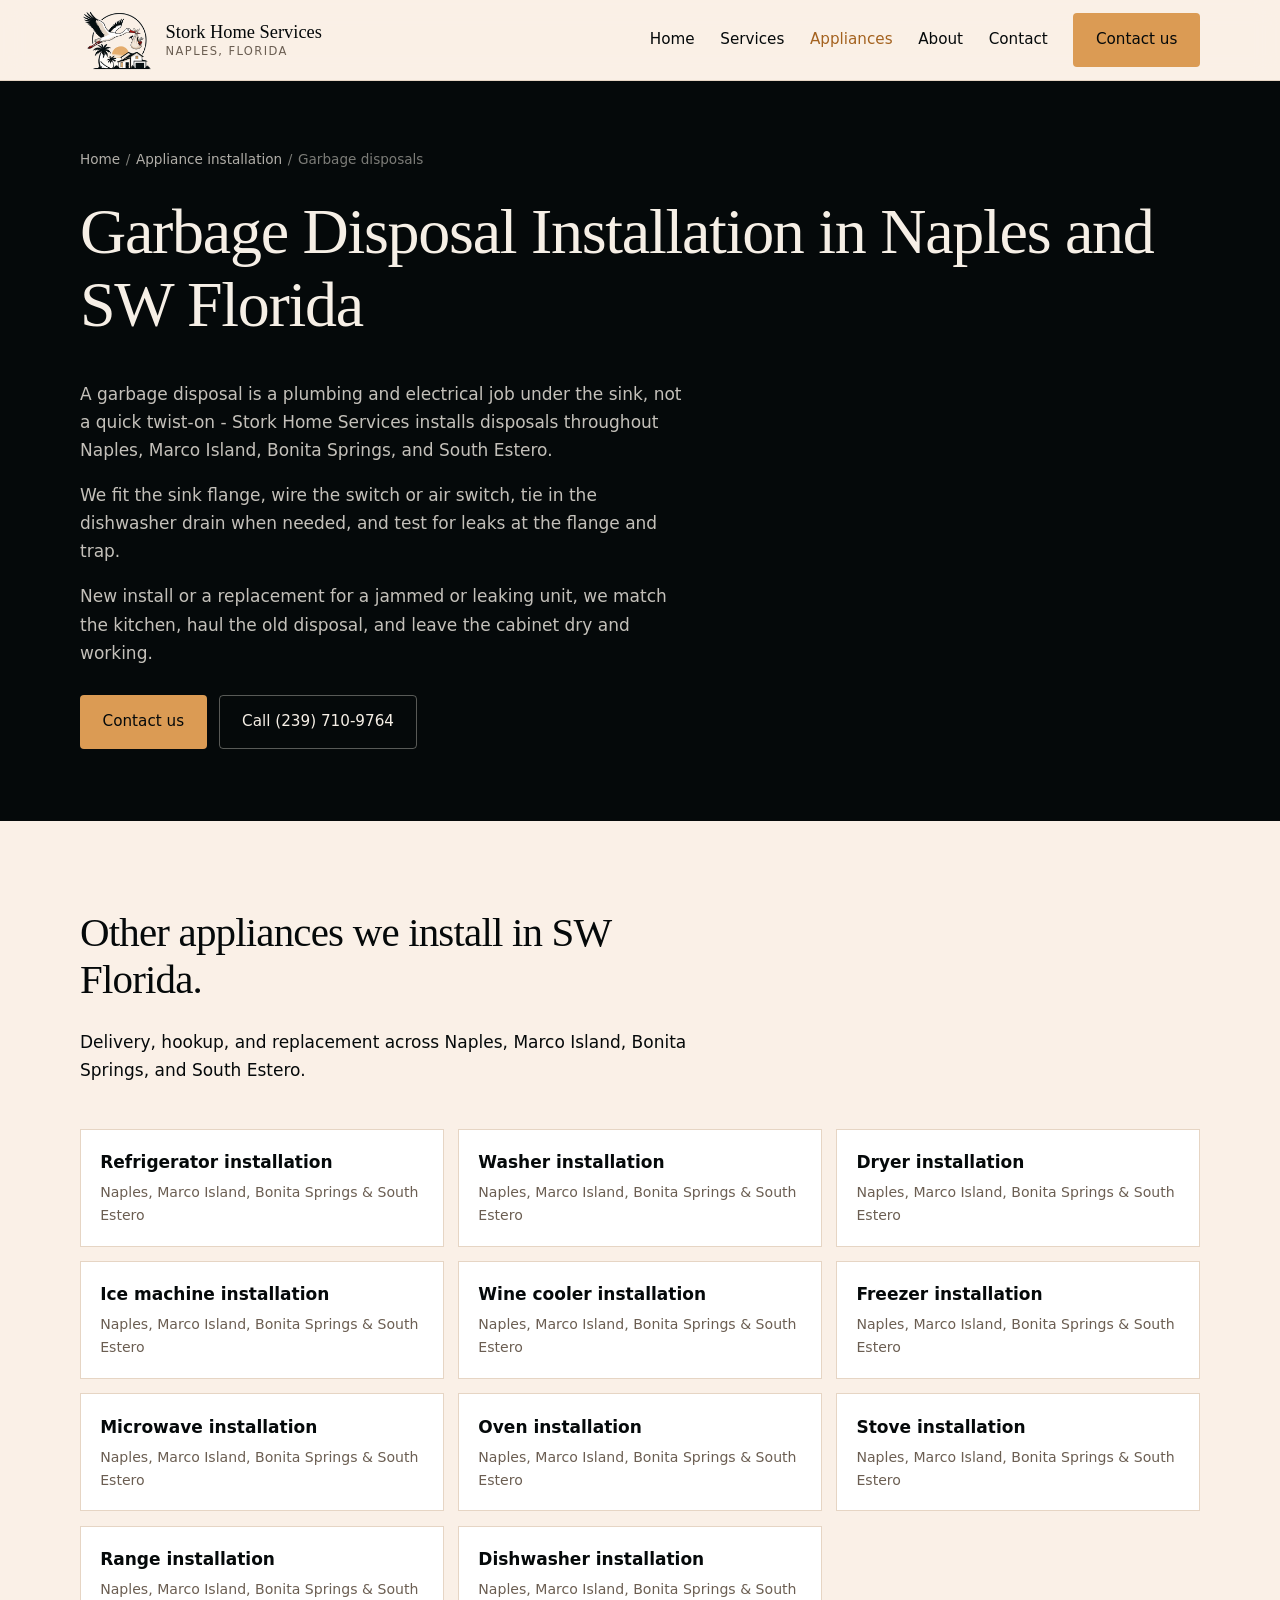
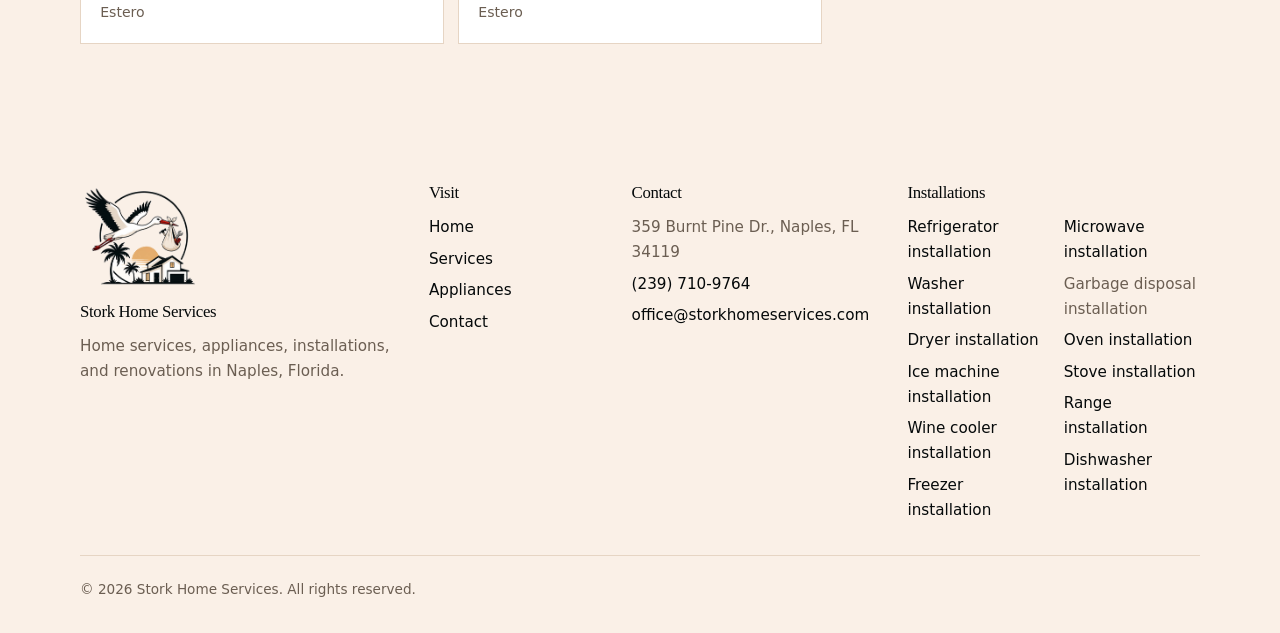
<file: garbage-disposal-installation.html>
<!DOCTYPE html>
<html lang="en">
  <head>
    <meta charset="utf-8" />
    <meta name="viewport" content="width=device-width, initial-scale=1" />
    <title>Garbage Disposal Installation in Naples, FL | Stork Home Services</title>
    <meta name="description" content="Garbage disposal installation in Naples, Marco Island, Bonita Springs, and South Estero. Plumbing, electrical, and leak testing by Stork Home Services." />
    <link rel="icon" href="assets/favicon.png" type="image/png" />
    <link rel="stylesheet" href="css/styles.css" />
    <script src="js/analytics.js"></script>
    <script type="application/ld+json">
      {
            "@context": "https://schema.org",
            "@type": "Service",
            "name": "Garbage Disposal Installation",
            "serviceType": "Garbage disposal installation",
            "description": "Garbage disposal installation in Naples, Marco Island, Bonita Springs, and South Estero. Plumbing, electrical, and leak testing by Stork Home Services.",
            "url": "/garbage-disposal-installation",
            "provider": {
                  "@type": "LocalBusiness",
                  "name": "Stork Home Services",
                  "telephone": "+12397109764",
                  "email": "office@storkhomeservices.com",
                  "address": {
                        "@type": "PostalAddress",
                        "addressLocality": "Naples",
                        "addressRegion": "FL",
                        "addressCountry": "US"
                  },
                  "areaServed": [
                        {
                              "@type": "City",
                              "name": "Naples"
                        },
                        {
                              "@type": "City",
                              "name": "Marco Island"
                        },
                        {
                              "@type": "City",
                              "name": "Bonita Springs"
                        },
                        {
                              "@type": "Place",
                              "name": "South Estero"
                        }
                  ]
            }
      }
    </script>
  </head>
  <body>
    <a class="skip-link" href="#main">Skip to content</a>

    <header class="site-header">
      <div class="wrap header-inner">
        <a class="brand" href="index.html">
          <img src="assets/logo.png" alt="" width="74" height="65" />
          <span class="brand-name">
            Stork Home Services
            <span>Naples, Florida</span>
          </span>
        </a>
        <button
          class="nav-toggle"
          type="button"
          data-nav-toggle
          aria-expanded="false"
          aria-controls="site-nav"
          aria-label="Open menu"
        >
          <span></span>
          <span></span>
          <span></span>
        </button>
        <nav id="site-nav" class="nav" data-nav>
          <a href="index.html">Home</a>
          <a href="index.html#services">Services</a>
          <a href="index.html#appliances" aria-current="page">Appliances</a>
          <a href="index.html#about">About</a>
          <a href="contact.html">Contact</a>
          <a class="btn btn-primary" href="mailto:office@storkhomeservices.com?subject=Request%20a%20visit">Contact us</a>
        </nav>
      </div>
    </header>

    <main id="main">
      <section class="page-hero appliance-hero">
        <div class="wrap">
          <nav class="breadcrumb" aria-label="Breadcrumb">
            <a href="index.html">Home</a>
            <span aria-hidden="true">/</span>
            <a href="index.html#appliances">Appliance installation</a>
            <span aria-hidden="true">/</span>
            <span aria-current="page">Garbage disposals</span>
          </nav>
          <h1>Garbage Disposal Installation in Naples and SW Florida</h1>
            <p>A garbage disposal is a plumbing and electrical job under the sink, not a quick twist-on - Stork Home Services installs disposals throughout Naples, Marco Island, Bonita Springs, and South Estero.</p>
            <p>We fit the sink flange, wire the switch or air switch, tie in the dishwasher drain when needed, and test for leaks at the flange and trap.</p>
            <p>New install or a replacement for a jammed or leaking unit, we match the kitchen, haul the old disposal, and leave the cabinet dry and working.</p>
          <div class="hero-actions">
            <a class="btn btn-primary" href="mailto:office@storkhomeservices.com?subject=Garbage%20Disposal%20Installation">Contact us</a>
            <a class="btn btn-ghost" href="tel:+12397109764">Call (239) 710-9764</a>
          </div>
        </div>
      </section>

      <section class="section">
        <div class="wrap">
          <div class="section-header">
            <h2>Other appliances we install in SW Florida.</h2>
            <p>
              Delivery, hookup, and replacement across Naples, Marco Island,
              Bonita Springs, and South Estero.
            </p>
          </div>
          <ul class="appliance-links">
            <li><a href="refrigerator-installation.html">Refrigerator installation<span>Naples, Marco Island, Bonita Springs &amp; South Estero</span></a></li>
            <li><a href="washer-installation.html">Washer installation<span>Naples, Marco Island, Bonita Springs &amp; South Estero</span></a></li>
            <li><a href="dryer-installation.html">Dryer installation<span>Naples, Marco Island, Bonita Springs &amp; South Estero</span></a></li>
            <li><a href="ice-machine-installation.html">Ice machine installation<span>Naples, Marco Island, Bonita Springs &amp; South Estero</span></a></li>
            <li><a href="wine-cooler-installation.html">Wine cooler installation<span>Naples, Marco Island, Bonita Springs &amp; South Estero</span></a></li>
            <li><a href="freezer-installation.html">Freezer installation<span>Naples, Marco Island, Bonita Springs &amp; South Estero</span></a></li>
            <li><a href="microwave-installation.html">Microwave installation<span>Naples, Marco Island, Bonita Springs &amp; South Estero</span></a></li>
            <li><a href="oven-installation.html">Oven installation<span>Naples, Marco Island, Bonita Springs &amp; South Estero</span></a></li>
            <li><a href="stove-installation.html">Stove installation<span>Naples, Marco Island, Bonita Springs &amp; South Estero</span></a></li>
            <li><a href="range-installation.html">Range installation<span>Naples, Marco Island, Bonita Springs &amp; South Estero</span></a></li>
            <li><a href="dishwasher-installation.html">Dishwasher installation<span>Naples, Marco Island, Bonita Springs &amp; South Estero</span></a></li>
          </ul>
        </div>
      </section>
    </main>

    <footer class="site-footer">
      <div class="wrap footer-grid">
        <div>
          <img class="footer-logo" src="assets/logo.png" alt="" width="120" height="105" />
          <h2>Stork Home Services</h2>
          <p>
            Home services, appliances, installations, and renovations in Naples,
            Florida.
          </p>
        </div>
        <div>
          <h2>Visit</h2>
          <ul>
            <li><a href="index.html">Home</a></li>
            <li><a href="index.html#services">Services</a></li>
            <li><a href="index.html#appliances">Appliances</a></li>
            <li><a href="contact.html">Contact</a></li>
          </ul>
        </div>
        <div>
          <h2>Contact</h2>
          <ul>
            <li>359 Burnt Pine Dr., Naples, FL 34119</li>
            <li><a href="tel:+12397109764">(239) 710-9764</a></li>
            <li>
              <a href="mailto:office@storkhomeservices.com">office@storkhomeservices.com</a>
            </li>
          </ul>
        </div>
        <div>
          <h2>Installations</h2>
          <ul class="footer-installs">
            <li><a href="refrigerator-installation.html">Refrigerator installation</a></li>
            <li><a href="washer-installation.html">Washer installation</a></li>
            <li><a href="dryer-installation.html">Dryer installation</a></li>
            <li><a href="ice-machine-installation.html">Ice machine installation</a></li>
            <li><a href="wine-cooler-installation.html">Wine cooler installation</a></li>
            <li><a href="freezer-installation.html">Freezer installation</a></li>
            <li><a href="microwave-installation.html">Microwave installation</a></li>
            <li>Garbage disposal installation</li>
            <li><a href="oven-installation.html">Oven installation</a></li>
            <li><a href="stove-installation.html">Stove installation</a></li>
            <li><a href="range-installation.html">Range installation</a></li>
            <li><a href="dishwasher-installation.html">Dishwasher installation</a></li>
          </ul>
        </div>
      </div>
      <div class="wrap copyright">
        © 2026 Stork Home Services. All rights reserved.
      </div>
    </footer>

    <script src="js/main.js"></script>
  </body>
</html>
</file>
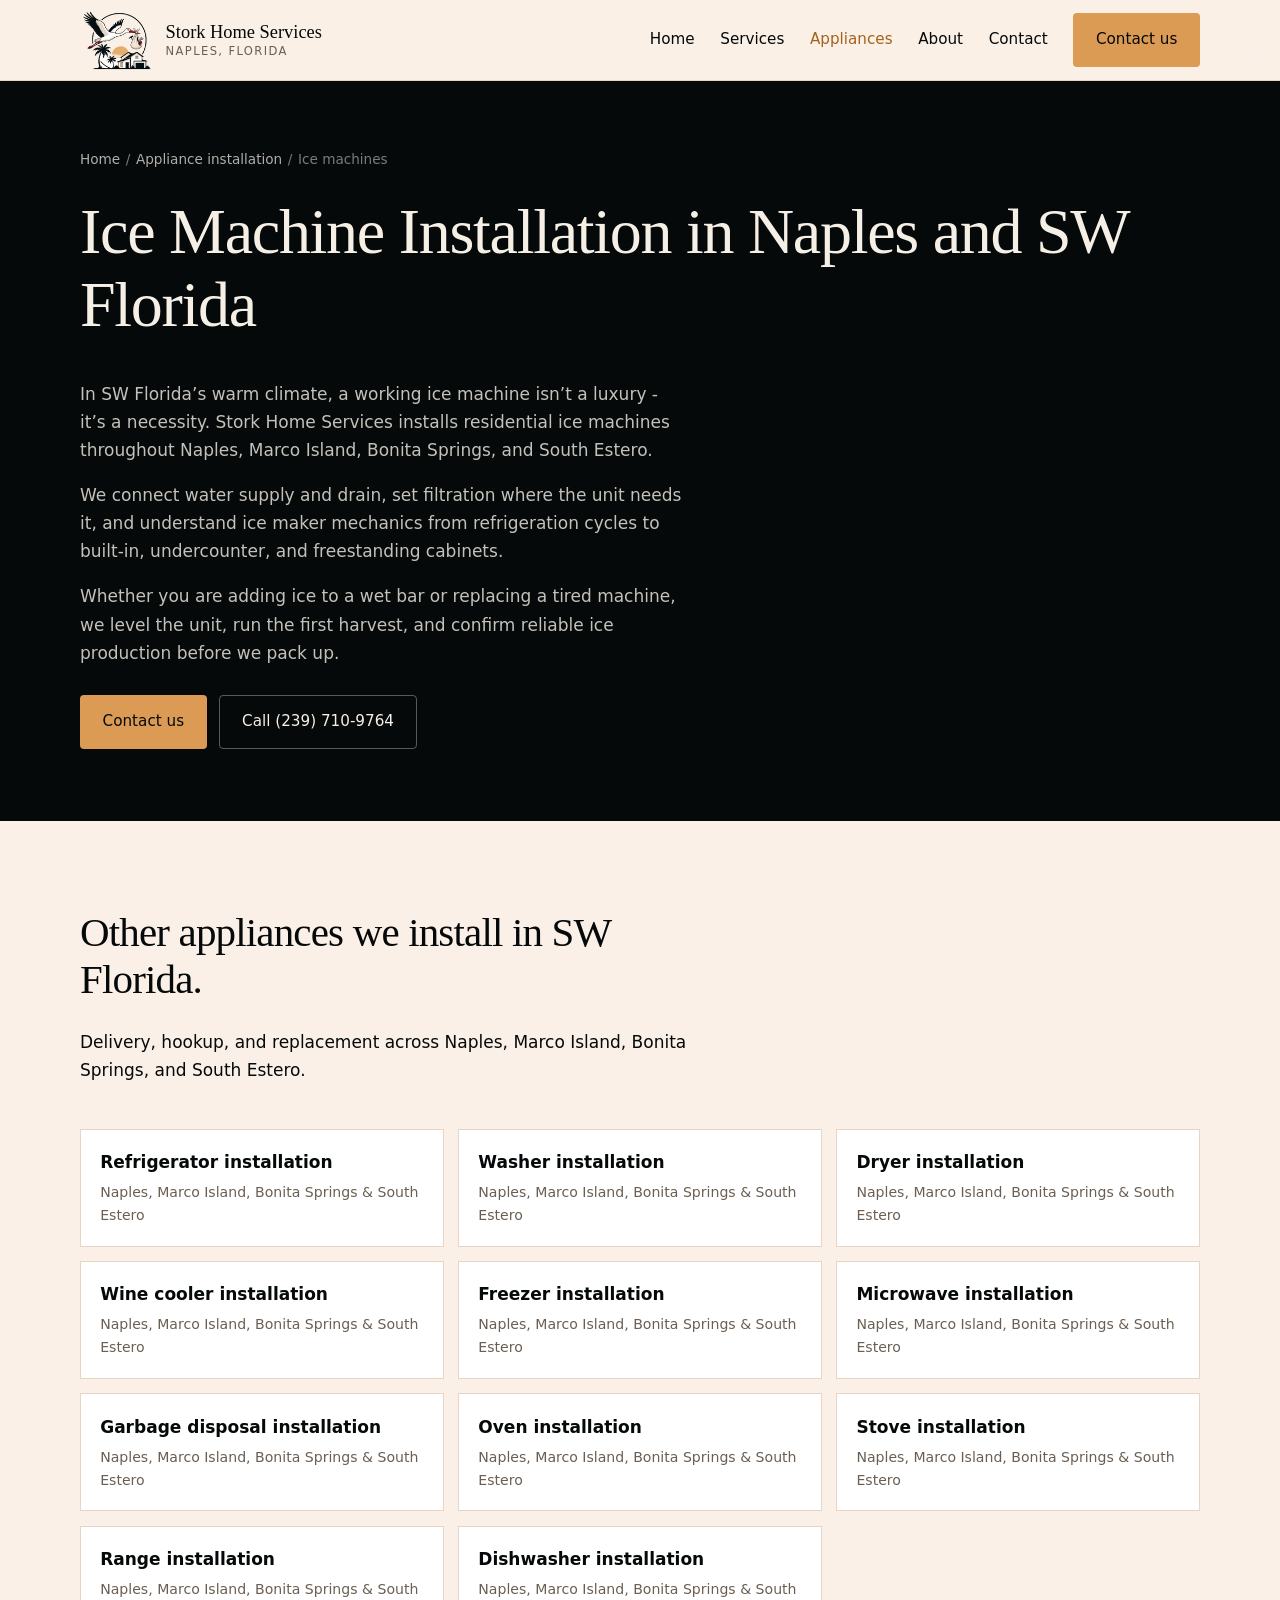
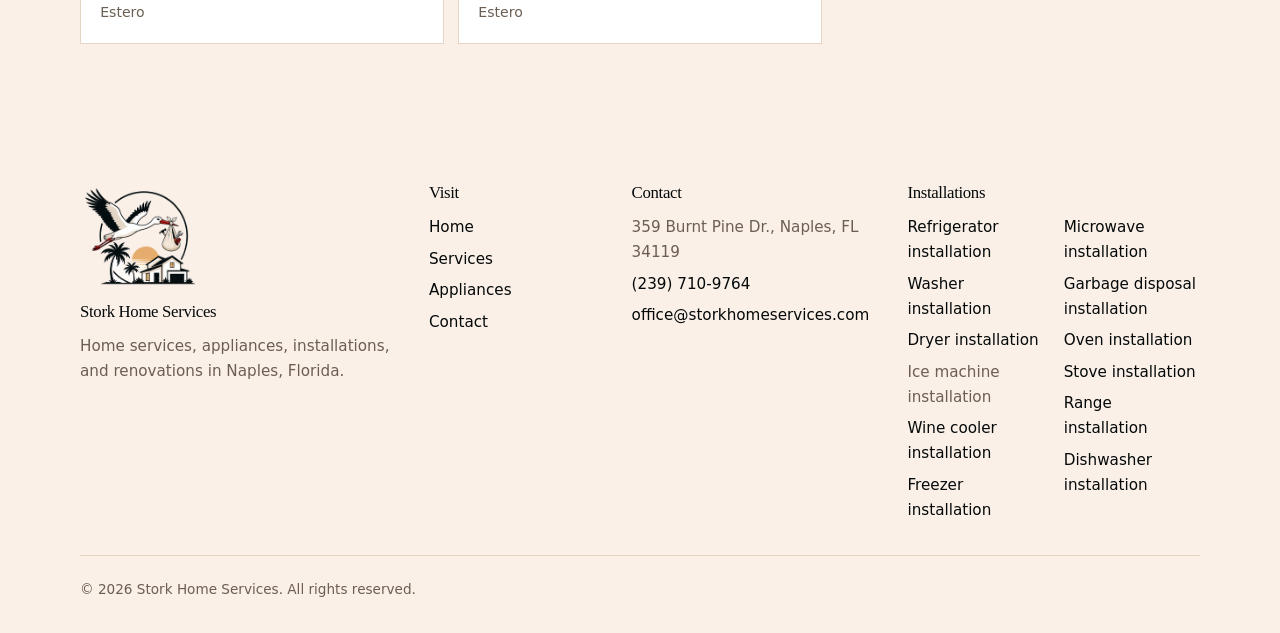
<file: ice-machine-installation.html>
<!DOCTYPE html>
<html lang="en">
  <head>
    <meta charset="utf-8" />
    <meta name="viewport" content="width=device-width, initial-scale=1" />
    <title>Ice Machine Installation in Naples, FL | Stork Home Services</title>
    <meta name="description" content="Residential ice machine installation in Naples, Marco Island, Bonita Springs, and South Estero. Water, drain, filtration, and first-harvest setup by Stork Home Services." />
    <link rel="icon" href="assets/favicon.png" type="image/png" />
    <link rel="stylesheet" href="css/styles.css" />
    <script src="js/analytics.js"></script>
    <script type="application/ld+json">
      {
            "@context": "https://schema.org",
            "@type": "Service",
            "name": "Ice Machine Installation",
            "serviceType": "Ice machine installation",
            "description": "Residential ice machine installation in Naples, Marco Island, Bonita Springs, and South Estero. Water, drain, filtration, and first-harvest setup by Stork Home Services.",
            "url": "/ice-machine-installation",
            "provider": {
                  "@type": "LocalBusiness",
                  "name": "Stork Home Services",
                  "telephone": "+12397109764",
                  "email": "office@storkhomeservices.com",
                  "address": {
                        "@type": "PostalAddress",
                        "addressLocality": "Naples",
                        "addressRegion": "FL",
                        "addressCountry": "US"
                  },
                  "areaServed": [
                        {
                              "@type": "City",
                              "name": "Naples"
                        },
                        {
                              "@type": "City",
                              "name": "Marco Island"
                        },
                        {
                              "@type": "City",
                              "name": "Bonita Springs"
                        },
                        {
                              "@type": "Place",
                              "name": "South Estero"
                        }
                  ]
            }
      }
    </script>
  </head>
  <body>
    <a class="skip-link" href="#main">Skip to content</a>

    <header class="site-header">
      <div class="wrap header-inner">
        <a class="brand" href="index.html">
          <img src="assets/logo.png" alt="" width="74" height="65" />
          <span class="brand-name">
            Stork Home Services
            <span>Naples, Florida</span>
          </span>
        </a>
        <button
          class="nav-toggle"
          type="button"
          data-nav-toggle
          aria-expanded="false"
          aria-controls="site-nav"
          aria-label="Open menu"
        >
          <span></span>
          <span></span>
          <span></span>
        </button>
        <nav id="site-nav" class="nav" data-nav>
          <a href="index.html">Home</a>
          <a href="index.html#services">Services</a>
          <a href="index.html#appliances" aria-current="page">Appliances</a>
          <a href="index.html#about">About</a>
          <a href="contact.html">Contact</a>
          <a class="btn btn-primary" href="mailto:office@storkhomeservices.com?subject=Request%20a%20visit">Contact us</a>
        </nav>
      </div>
    </header>

    <main id="main">
      <section class="page-hero appliance-hero">
        <div class="wrap">
          <nav class="breadcrumb" aria-label="Breadcrumb">
            <a href="index.html">Home</a>
            <span aria-hidden="true">/</span>
            <a href="index.html#appliances">Appliance installation</a>
            <span aria-hidden="true">/</span>
            <span aria-current="page">Ice machines</span>
          </nav>
          <h1>Ice Machine Installation in Naples and SW Florida</h1>
            <p>In SW Florida’s warm climate, a working ice machine isn’t a luxury - it’s a necessity. Stork Home Services installs residential ice machines throughout Naples, Marco Island, Bonita Springs, and South Estero.</p>
            <p>We connect water supply and drain, set filtration where the unit needs it, and understand ice maker mechanics from refrigeration cycles to built-in, undercounter, and freestanding cabinets.</p>
            <p>Whether you are adding ice to a wet bar or replacing a tired machine, we level the unit, run the first harvest, and confirm reliable ice production before we pack up.</p>
          <div class="hero-actions">
            <a class="btn btn-primary" href="mailto:office@storkhomeservices.com?subject=Ice%20Machine%20Installation">Contact us</a>
            <a class="btn btn-ghost" href="tel:+12397109764">Call (239) 710-9764</a>
          </div>
        </div>
      </section>

      <section class="section">
        <div class="wrap">
          <div class="section-header">
            <h2>Other appliances we install in SW Florida.</h2>
            <p>
              Delivery, hookup, and replacement across Naples, Marco Island,
              Bonita Springs, and South Estero.
            </p>
          </div>
          <ul class="appliance-links">
            <li><a href="refrigerator-installation.html">Refrigerator installation<span>Naples, Marco Island, Bonita Springs &amp; South Estero</span></a></li>
            <li><a href="washer-installation.html">Washer installation<span>Naples, Marco Island, Bonita Springs &amp; South Estero</span></a></li>
            <li><a href="dryer-installation.html">Dryer installation<span>Naples, Marco Island, Bonita Springs &amp; South Estero</span></a></li>
            <li><a href="wine-cooler-installation.html">Wine cooler installation<span>Naples, Marco Island, Bonita Springs &amp; South Estero</span></a></li>
            <li><a href="freezer-installation.html">Freezer installation<span>Naples, Marco Island, Bonita Springs &amp; South Estero</span></a></li>
            <li><a href="microwave-installation.html">Microwave installation<span>Naples, Marco Island, Bonita Springs &amp; South Estero</span></a></li>
            <li><a href="garbage-disposal-installation.html">Garbage disposal installation<span>Naples, Marco Island, Bonita Springs &amp; South Estero</span></a></li>
            <li><a href="oven-installation.html">Oven installation<span>Naples, Marco Island, Bonita Springs &amp; South Estero</span></a></li>
            <li><a href="stove-installation.html">Stove installation<span>Naples, Marco Island, Bonita Springs &amp; South Estero</span></a></li>
            <li><a href="range-installation.html">Range installation<span>Naples, Marco Island, Bonita Springs &amp; South Estero</span></a></li>
            <li><a href="dishwasher-installation.html">Dishwasher installation<span>Naples, Marco Island, Bonita Springs &amp; South Estero</span></a></li>
          </ul>
        </div>
      </section>
    </main>

    <footer class="site-footer">
      <div class="wrap footer-grid">
        <div>
          <img class="footer-logo" src="assets/logo.png" alt="" width="120" height="105" />
          <h2>Stork Home Services</h2>
          <p>
            Home services, appliances, installations, and renovations in Naples,
            Florida.
          </p>
        </div>
        <div>
          <h2>Visit</h2>
          <ul>
            <li><a href="index.html">Home</a></li>
            <li><a href="index.html#services">Services</a></li>
            <li><a href="index.html#appliances">Appliances</a></li>
            <li><a href="contact.html">Contact</a></li>
          </ul>
        </div>
        <div>
          <h2>Contact</h2>
          <ul>
            <li>359 Burnt Pine Dr., Naples, FL 34119</li>
            <li><a href="tel:+12397109764">(239) 710-9764</a></li>
            <li>
              <a href="mailto:office@storkhomeservices.com">office@storkhomeservices.com</a>
            </li>
          </ul>
        </div>
        <div>
          <h2>Installations</h2>
          <ul class="footer-installs">
            <li><a href="refrigerator-installation.html">Refrigerator installation</a></li>
            <li><a href="washer-installation.html">Washer installation</a></li>
            <li><a href="dryer-installation.html">Dryer installation</a></li>
            <li>Ice machine installation</li>
            <li><a href="wine-cooler-installation.html">Wine cooler installation</a></li>
            <li><a href="freezer-installation.html">Freezer installation</a></li>
            <li><a href="microwave-installation.html">Microwave installation</a></li>
            <li><a href="garbage-disposal-installation.html">Garbage disposal installation</a></li>
            <li><a href="oven-installation.html">Oven installation</a></li>
            <li><a href="stove-installation.html">Stove installation</a></li>
            <li><a href="range-installation.html">Range installation</a></li>
            <li><a href="dishwasher-installation.html">Dishwasher installation</a></li>
          </ul>
        </div>
      </div>
      <div class="wrap copyright">
        © 2026 Stork Home Services. All rights reserved.
      </div>
    </footer>

    <script src="js/main.js"></script>
  </body>
</html>
</file>
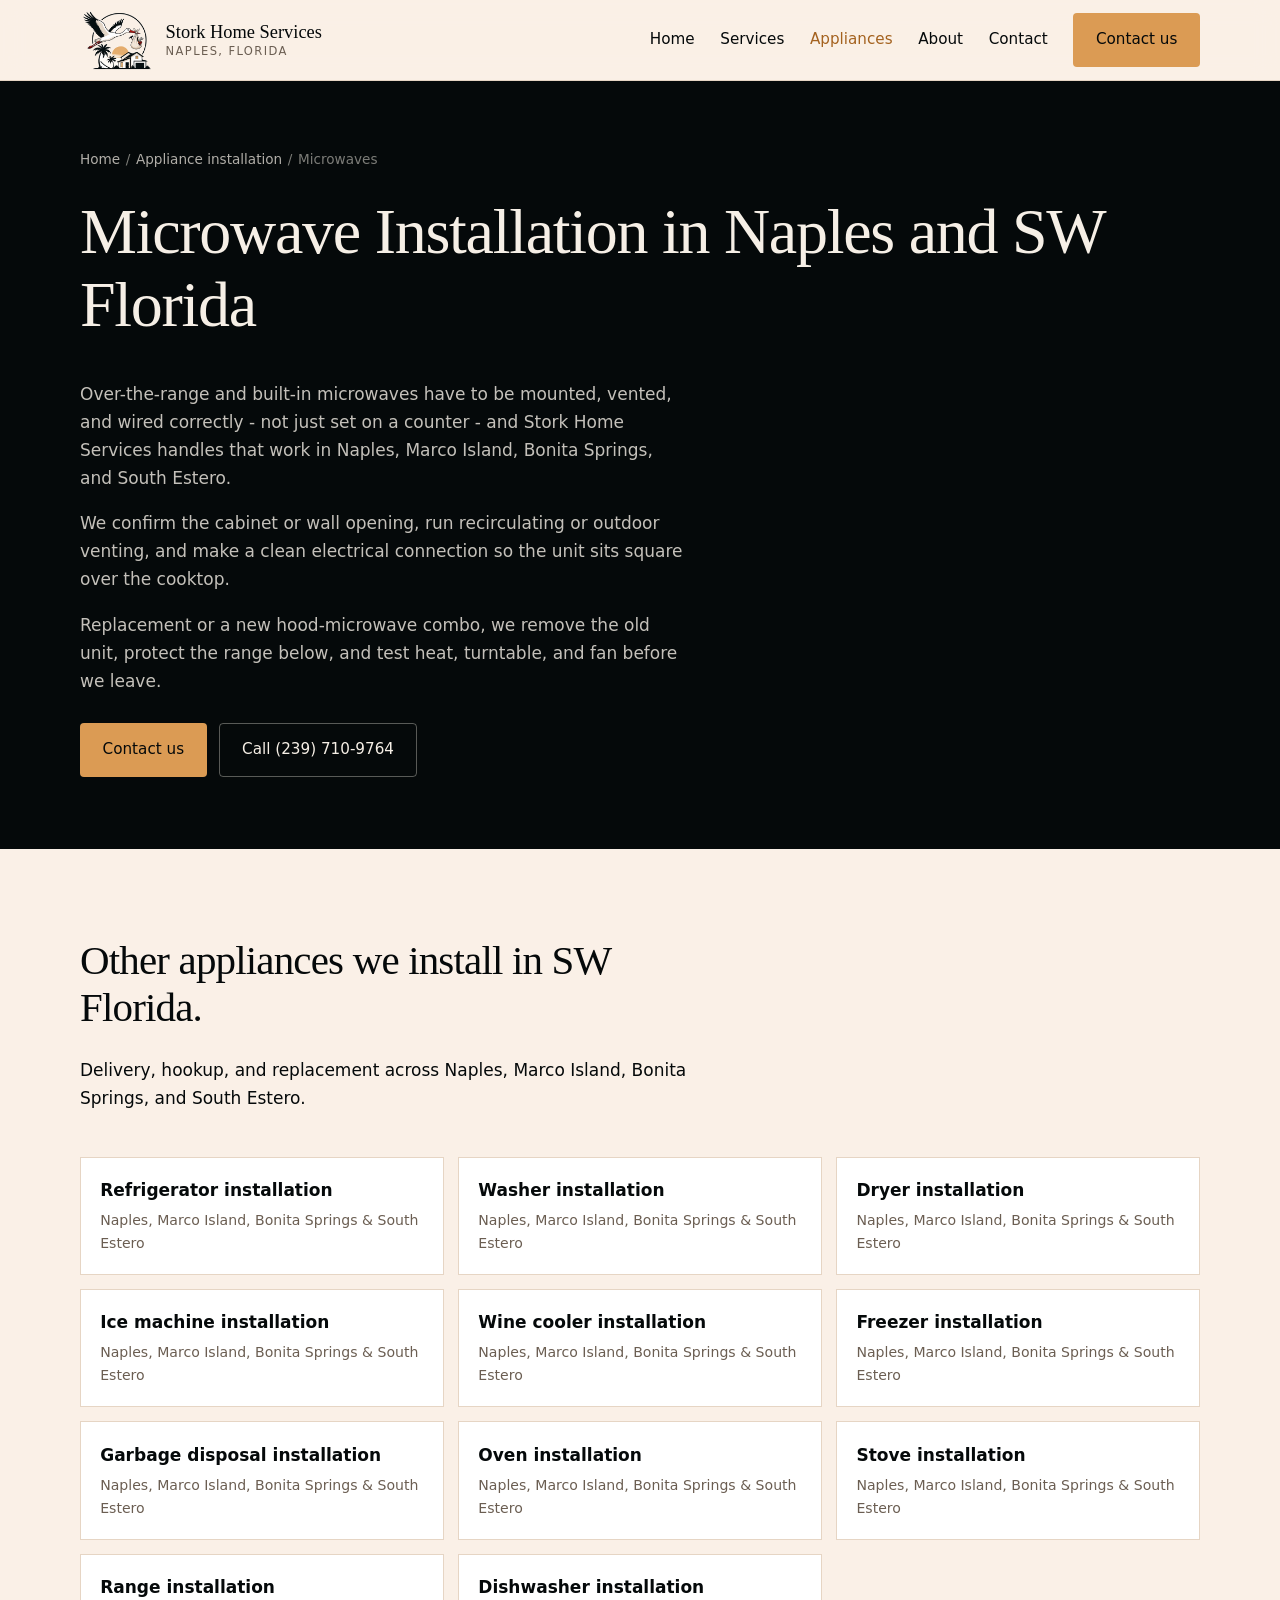
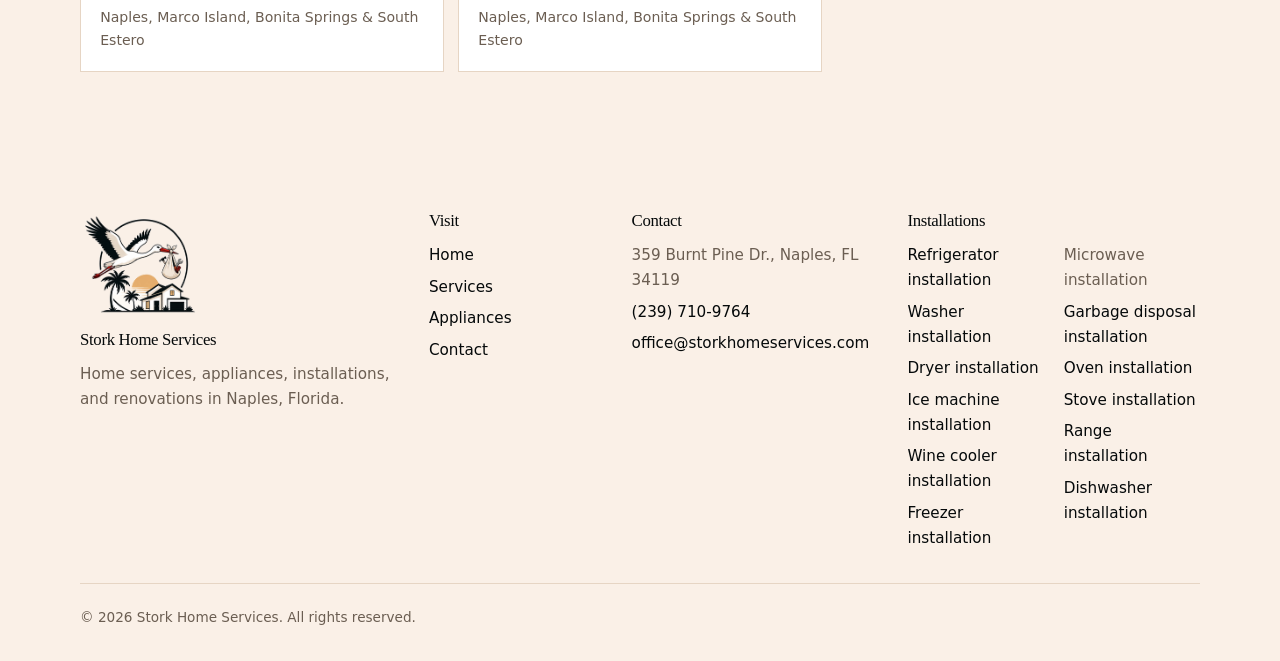
<file: microwave-installation.html>
<!DOCTYPE html>
<html lang="en">
  <head>
    <meta charset="utf-8" />
    <meta name="viewport" content="width=device-width, initial-scale=1" />
    <title>Microwave Installation in Naples, FL | Stork Home Services</title>
    <meta name="description" content="Over-the-range and built-in microwave installation in Naples, Marco Island, Bonita Springs, and South Estero. Mounting, venting, and electrical hookup by Stork Home Services." />
    <link rel="icon" href="assets/favicon.png" type="image/png" />
    <link rel="stylesheet" href="css/styles.css" />
    <script src="js/analytics.js"></script>
    <script type="application/ld+json">
      {
            "@context": "https://schema.org",
            "@type": "Service",
            "name": "Microwave Installation",
            "serviceType": "Microwave installation",
            "description": "Over-the-range and built-in microwave installation in Naples, Marco Island, Bonita Springs, and South Estero. Mounting, venting, and electrical hookup by Stork Home Services.",
            "url": "/microwave-installation",
            "provider": {
                  "@type": "LocalBusiness",
                  "name": "Stork Home Services",
                  "telephone": "+12397109764",
                  "email": "office@storkhomeservices.com",
                  "address": {
                        "@type": "PostalAddress",
                        "addressLocality": "Naples",
                        "addressRegion": "FL",
                        "addressCountry": "US"
                  },
                  "areaServed": [
                        {
                              "@type": "City",
                              "name": "Naples"
                        },
                        {
                              "@type": "City",
                              "name": "Marco Island"
                        },
                        {
                              "@type": "City",
                              "name": "Bonita Springs"
                        },
                        {
                              "@type": "Place",
                              "name": "South Estero"
                        }
                  ]
            }
      }
    </script>
  </head>
  <body>
    <a class="skip-link" href="#main">Skip to content</a>

    <header class="site-header">
      <div class="wrap header-inner">
        <a class="brand" href="index.html">
          <img src="assets/logo.png" alt="" width="74" height="65" />
          <span class="brand-name">
            Stork Home Services
            <span>Naples, Florida</span>
          </span>
        </a>
        <button
          class="nav-toggle"
          type="button"
          data-nav-toggle
          aria-expanded="false"
          aria-controls="site-nav"
          aria-label="Open menu"
        >
          <span></span>
          <span></span>
          <span></span>
        </button>
        <nav id="site-nav" class="nav" data-nav>
          <a href="index.html">Home</a>
          <a href="index.html#services">Services</a>
          <a href="index.html#appliances" aria-current="page">Appliances</a>
          <a href="index.html#about">About</a>
          <a href="contact.html">Contact</a>
          <a class="btn btn-primary" href="mailto:office@storkhomeservices.com?subject=Request%20a%20visit">Contact us</a>
        </nav>
      </div>
    </header>

    <main id="main">
      <section class="page-hero appliance-hero">
        <div class="wrap">
          <nav class="breadcrumb" aria-label="Breadcrumb">
            <a href="index.html">Home</a>
            <span aria-hidden="true">/</span>
            <a href="index.html#appliances">Appliance installation</a>
            <span aria-hidden="true">/</span>
            <span aria-current="page">Microwaves</span>
          </nav>
          <h1>Microwave Installation in Naples and SW Florida</h1>
            <p>Over-the-range and built-in microwaves have to be mounted, vented, and wired correctly - not just set on a counter - and Stork Home Services handles that work in Naples, Marco Island, Bonita Springs, and South Estero.</p>
            <p>We confirm the cabinet or wall opening, run recirculating or outdoor venting, and make a clean electrical connection so the unit sits square over the cooktop.</p>
            <p>Replacement or a new hood-microwave combo, we remove the old unit, protect the range below, and test heat, turntable, and fan before we leave.</p>
          <div class="hero-actions">
            <a class="btn btn-primary" href="mailto:office@storkhomeservices.com?subject=Microwave%20Installation">Contact us</a>
            <a class="btn btn-ghost" href="tel:+12397109764">Call (239) 710-9764</a>
          </div>
        </div>
      </section>

      <section class="section">
        <div class="wrap">
          <div class="section-header">
            <h2>Other appliances we install in SW Florida.</h2>
            <p>
              Delivery, hookup, and replacement across Naples, Marco Island,
              Bonita Springs, and South Estero.
            </p>
          </div>
          <ul class="appliance-links">
            <li><a href="refrigerator-installation.html">Refrigerator installation<span>Naples, Marco Island, Bonita Springs &amp; South Estero</span></a></li>
            <li><a href="washer-installation.html">Washer installation<span>Naples, Marco Island, Bonita Springs &amp; South Estero</span></a></li>
            <li><a href="dryer-installation.html">Dryer installation<span>Naples, Marco Island, Bonita Springs &amp; South Estero</span></a></li>
            <li><a href="ice-machine-installation.html">Ice machine installation<span>Naples, Marco Island, Bonita Springs &amp; South Estero</span></a></li>
            <li><a href="wine-cooler-installation.html">Wine cooler installation<span>Naples, Marco Island, Bonita Springs &amp; South Estero</span></a></li>
            <li><a href="freezer-installation.html">Freezer installation<span>Naples, Marco Island, Bonita Springs &amp; South Estero</span></a></li>
            <li><a href="garbage-disposal-installation.html">Garbage disposal installation<span>Naples, Marco Island, Bonita Springs &amp; South Estero</span></a></li>
            <li><a href="oven-installation.html">Oven installation<span>Naples, Marco Island, Bonita Springs &amp; South Estero</span></a></li>
            <li><a href="stove-installation.html">Stove installation<span>Naples, Marco Island, Bonita Springs &amp; South Estero</span></a></li>
            <li><a href="range-installation.html">Range installation<span>Naples, Marco Island, Bonita Springs &amp; South Estero</span></a></li>
            <li><a href="dishwasher-installation.html">Dishwasher installation<span>Naples, Marco Island, Bonita Springs &amp; South Estero</span></a></li>
          </ul>
        </div>
      </section>
    </main>

    <footer class="site-footer">
      <div class="wrap footer-grid">
        <div>
          <img class="footer-logo" src="assets/logo.png" alt="" width="120" height="105" />
          <h2>Stork Home Services</h2>
          <p>
            Home services, appliances, installations, and renovations in Naples,
            Florida.
          </p>
        </div>
        <div>
          <h2>Visit</h2>
          <ul>
            <li><a href="index.html">Home</a></li>
            <li><a href="index.html#services">Services</a></li>
            <li><a href="index.html#appliances">Appliances</a></li>
            <li><a href="contact.html">Contact</a></li>
          </ul>
        </div>
        <div>
          <h2>Contact</h2>
          <ul>
            <li>359 Burnt Pine Dr., Naples, FL 34119</li>
            <li><a href="tel:+12397109764">(239) 710-9764</a></li>
            <li>
              <a href="mailto:office@storkhomeservices.com">office@storkhomeservices.com</a>
            </li>
          </ul>
        </div>
        <div>
          <h2>Installations</h2>
          <ul class="footer-installs">
            <li><a href="refrigerator-installation.html">Refrigerator installation</a></li>
            <li><a href="washer-installation.html">Washer installation</a></li>
            <li><a href="dryer-installation.html">Dryer installation</a></li>
            <li><a href="ice-machine-installation.html">Ice machine installation</a></li>
            <li><a href="wine-cooler-installation.html">Wine cooler installation</a></li>
            <li><a href="freezer-installation.html">Freezer installation</a></li>
            <li>Microwave installation</li>
            <li><a href="garbage-disposal-installation.html">Garbage disposal installation</a></li>
            <li><a href="oven-installation.html">Oven installation</a></li>
            <li><a href="stove-installation.html">Stove installation</a></li>
            <li><a href="range-installation.html">Range installation</a></li>
            <li><a href="dishwasher-installation.html">Dishwasher installation</a></li>
          </ul>
        </div>
      </div>
      <div class="wrap copyright">
        © 2026 Stork Home Services. All rights reserved.
      </div>
    </footer>

    <script src="js/main.js"></script>
  </body>
</html>
</file>
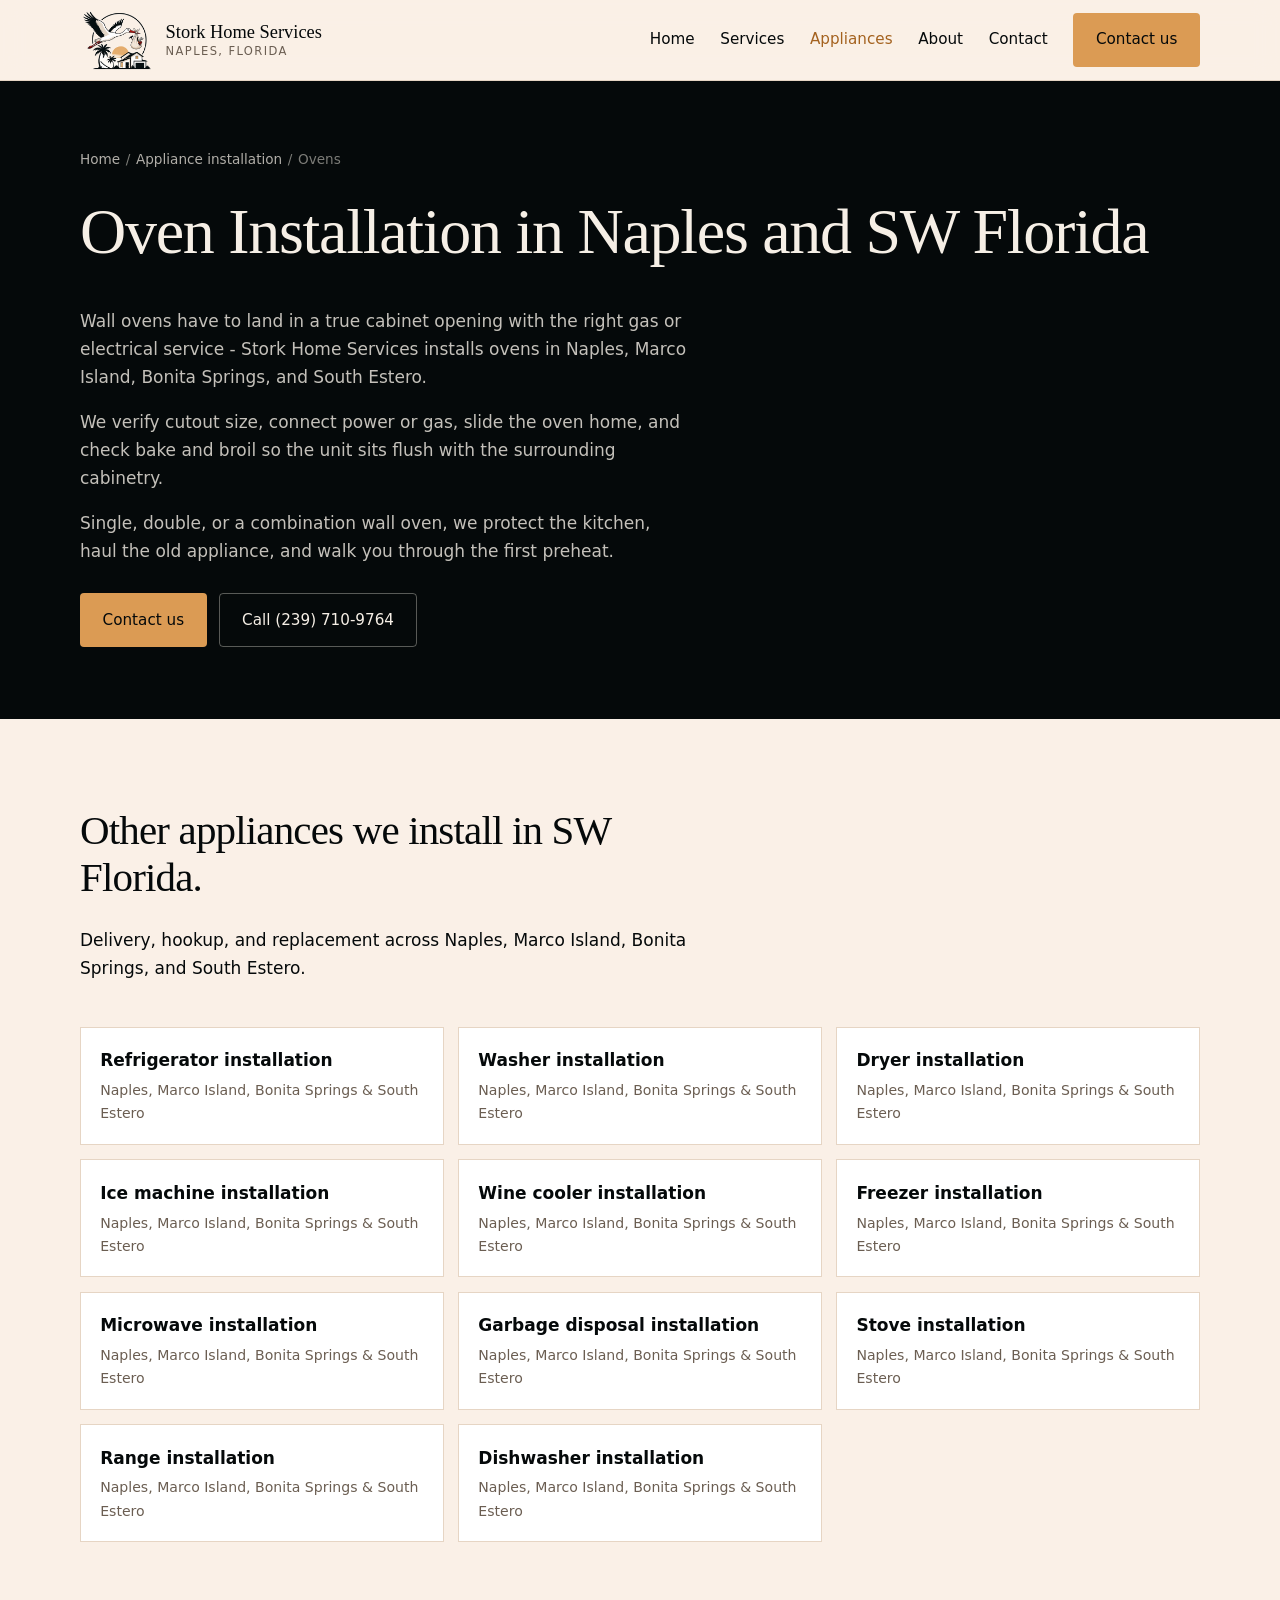
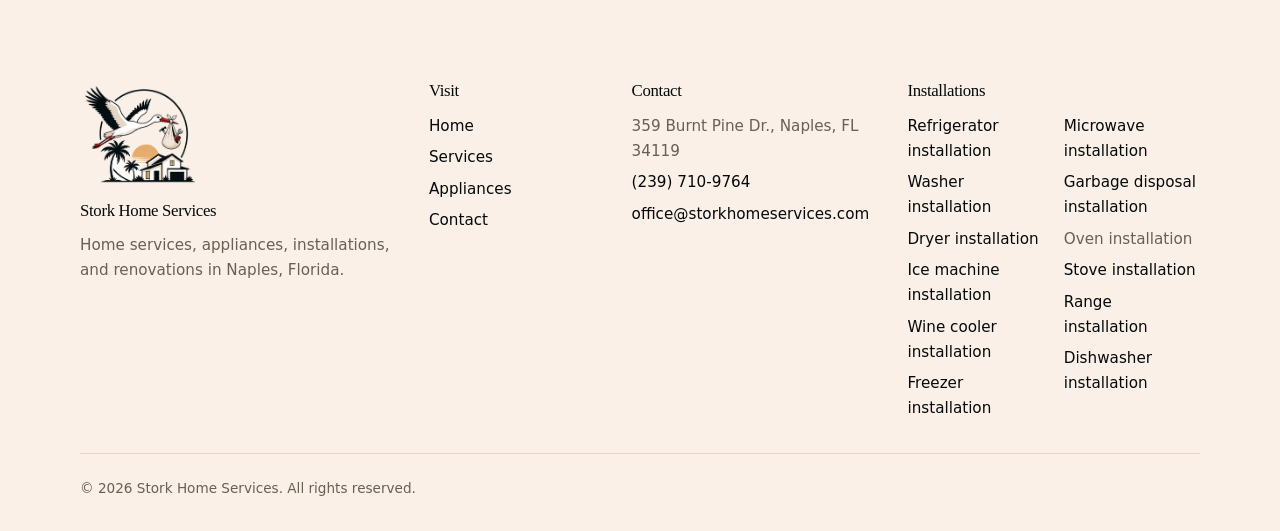
<file: oven-installation.html>
<!DOCTYPE html>
<html lang="en">
  <head>
    <meta charset="utf-8" />
    <meta name="viewport" content="width=device-width, initial-scale=1" />
    <title>Oven Installation in Naples, FL | Stork Home Services</title>
    <meta name="description" content="Wall oven installation in Naples, Marco Island, Bonita Springs, and South Estero. Cutout, gas or electric hookup, and first-preheat testing by Stork Home Services." />
    <link rel="icon" href="assets/favicon.png" type="image/png" />
    <link rel="stylesheet" href="css/styles.css" />
    <script src="js/analytics.js"></script>
    <script type="application/ld+json">
      {
            "@context": "https://schema.org",
            "@type": "Service",
            "name": "Oven Installation",
            "serviceType": "Oven installation",
            "description": "Wall oven installation in Naples, Marco Island, Bonita Springs, and South Estero. Cutout, gas or electric hookup, and first-preheat testing by Stork Home Services.",
            "url": "/oven-installation",
            "provider": {
                  "@type": "LocalBusiness",
                  "name": "Stork Home Services",
                  "telephone": "+12397109764",
                  "email": "office@storkhomeservices.com",
                  "address": {
                        "@type": "PostalAddress",
                        "addressLocality": "Naples",
                        "addressRegion": "FL",
                        "addressCountry": "US"
                  },
                  "areaServed": [
                        {
                              "@type": "City",
                              "name": "Naples"
                        },
                        {
                              "@type": "City",
                              "name": "Marco Island"
                        },
                        {
                              "@type": "City",
                              "name": "Bonita Springs"
                        },
                        {
                              "@type": "Place",
                              "name": "South Estero"
                        }
                  ]
            }
      }
    </script>
  </head>
  <body>
    <a class="skip-link" href="#main">Skip to content</a>

    <header class="site-header">
      <div class="wrap header-inner">
        <a class="brand" href="index.html">
          <img src="assets/logo.png" alt="" width="74" height="65" />
          <span class="brand-name">
            Stork Home Services
            <span>Naples, Florida</span>
          </span>
        </a>
        <button
          class="nav-toggle"
          type="button"
          data-nav-toggle
          aria-expanded="false"
          aria-controls="site-nav"
          aria-label="Open menu"
        >
          <span></span>
          <span></span>
          <span></span>
        </button>
        <nav id="site-nav" class="nav" data-nav>
          <a href="index.html">Home</a>
          <a href="index.html#services">Services</a>
          <a href="index.html#appliances" aria-current="page">Appliances</a>
          <a href="index.html#about">About</a>
          <a href="contact.html">Contact</a>
          <a class="btn btn-primary" href="mailto:office@storkhomeservices.com?subject=Request%20a%20visit">Contact us</a>
        </nav>
      </div>
    </header>

    <main id="main">
      <section class="page-hero appliance-hero">
        <div class="wrap">
          <nav class="breadcrumb" aria-label="Breadcrumb">
            <a href="index.html">Home</a>
            <span aria-hidden="true">/</span>
            <a href="index.html#appliances">Appliance installation</a>
            <span aria-hidden="true">/</span>
            <span aria-current="page">Ovens</span>
          </nav>
          <h1>Oven Installation in Naples and SW Florida</h1>
            <p>Wall ovens have to land in a true cabinet opening with the right gas or electrical service - Stork Home Services installs ovens in Naples, Marco Island, Bonita Springs, and South Estero.</p>
            <p>We verify cutout size, connect power or gas, slide the oven home, and check bake and broil so the unit sits flush with the surrounding cabinetry.</p>
            <p>Single, double, or a combination wall oven, we protect the kitchen, haul the old appliance, and walk you through the first preheat.</p>
          <div class="hero-actions">
            <a class="btn btn-primary" href="mailto:office@storkhomeservices.com?subject=Oven%20Installation">Contact us</a>
            <a class="btn btn-ghost" href="tel:+12397109764">Call (239) 710-9764</a>
          </div>
        </div>
      </section>

      <section class="section">
        <div class="wrap">
          <div class="section-header">
            <h2>Other appliances we install in SW Florida.</h2>
            <p>
              Delivery, hookup, and replacement across Naples, Marco Island,
              Bonita Springs, and South Estero.
            </p>
          </div>
          <ul class="appliance-links">
            <li><a href="refrigerator-installation.html">Refrigerator installation<span>Naples, Marco Island, Bonita Springs &amp; South Estero</span></a></li>
            <li><a href="washer-installation.html">Washer installation<span>Naples, Marco Island, Bonita Springs &amp; South Estero</span></a></li>
            <li><a href="dryer-installation.html">Dryer installation<span>Naples, Marco Island, Bonita Springs &amp; South Estero</span></a></li>
            <li><a href="ice-machine-installation.html">Ice machine installation<span>Naples, Marco Island, Bonita Springs &amp; South Estero</span></a></li>
            <li><a href="wine-cooler-installation.html">Wine cooler installation<span>Naples, Marco Island, Bonita Springs &amp; South Estero</span></a></li>
            <li><a href="freezer-installation.html">Freezer installation<span>Naples, Marco Island, Bonita Springs &amp; South Estero</span></a></li>
            <li><a href="microwave-installation.html">Microwave installation<span>Naples, Marco Island, Bonita Springs &amp; South Estero</span></a></li>
            <li><a href="garbage-disposal-installation.html">Garbage disposal installation<span>Naples, Marco Island, Bonita Springs &amp; South Estero</span></a></li>
            <li><a href="stove-installation.html">Stove installation<span>Naples, Marco Island, Bonita Springs &amp; South Estero</span></a></li>
            <li><a href="range-installation.html">Range installation<span>Naples, Marco Island, Bonita Springs &amp; South Estero</span></a></li>
            <li><a href="dishwasher-installation.html">Dishwasher installation<span>Naples, Marco Island, Bonita Springs &amp; South Estero</span></a></li>
          </ul>
        </div>
      </section>
    </main>

    <footer class="site-footer">
      <div class="wrap footer-grid">
        <div>
          <img class="footer-logo" src="assets/logo.png" alt="" width="120" height="105" />
          <h2>Stork Home Services</h2>
          <p>
            Home services, appliances, installations, and renovations in Naples,
            Florida.
          </p>
        </div>
        <div>
          <h2>Visit</h2>
          <ul>
            <li><a href="index.html">Home</a></li>
            <li><a href="index.html#services">Services</a></li>
            <li><a href="index.html#appliances">Appliances</a></li>
            <li><a href="contact.html">Contact</a></li>
          </ul>
        </div>
        <div>
          <h2>Contact</h2>
          <ul>
            <li>359 Burnt Pine Dr., Naples, FL 34119</li>
            <li><a href="tel:+12397109764">(239) 710-9764</a></li>
            <li>
              <a href="mailto:office@storkhomeservices.com">office@storkhomeservices.com</a>
            </li>
          </ul>
        </div>
        <div>
          <h2>Installations</h2>
          <ul class="footer-installs">
            <li><a href="refrigerator-installation.html">Refrigerator installation</a></li>
            <li><a href="washer-installation.html">Washer installation</a></li>
            <li><a href="dryer-installation.html">Dryer installation</a></li>
            <li><a href="ice-machine-installation.html">Ice machine installation</a></li>
            <li><a href="wine-cooler-installation.html">Wine cooler installation</a></li>
            <li><a href="freezer-installation.html">Freezer installation</a></li>
            <li><a href="microwave-installation.html">Microwave installation</a></li>
            <li><a href="garbage-disposal-installation.html">Garbage disposal installation</a></li>
            <li>Oven installation</li>
            <li><a href="stove-installation.html">Stove installation</a></li>
            <li><a href="range-installation.html">Range installation</a></li>
            <li><a href="dishwasher-installation.html">Dishwasher installation</a></li>
          </ul>
        </div>
      </div>
      <div class="wrap copyright">
        © 2026 Stork Home Services. All rights reserved.
      </div>
    </footer>

    <script src="js/main.js"></script>
  </body>
</html>
</file>
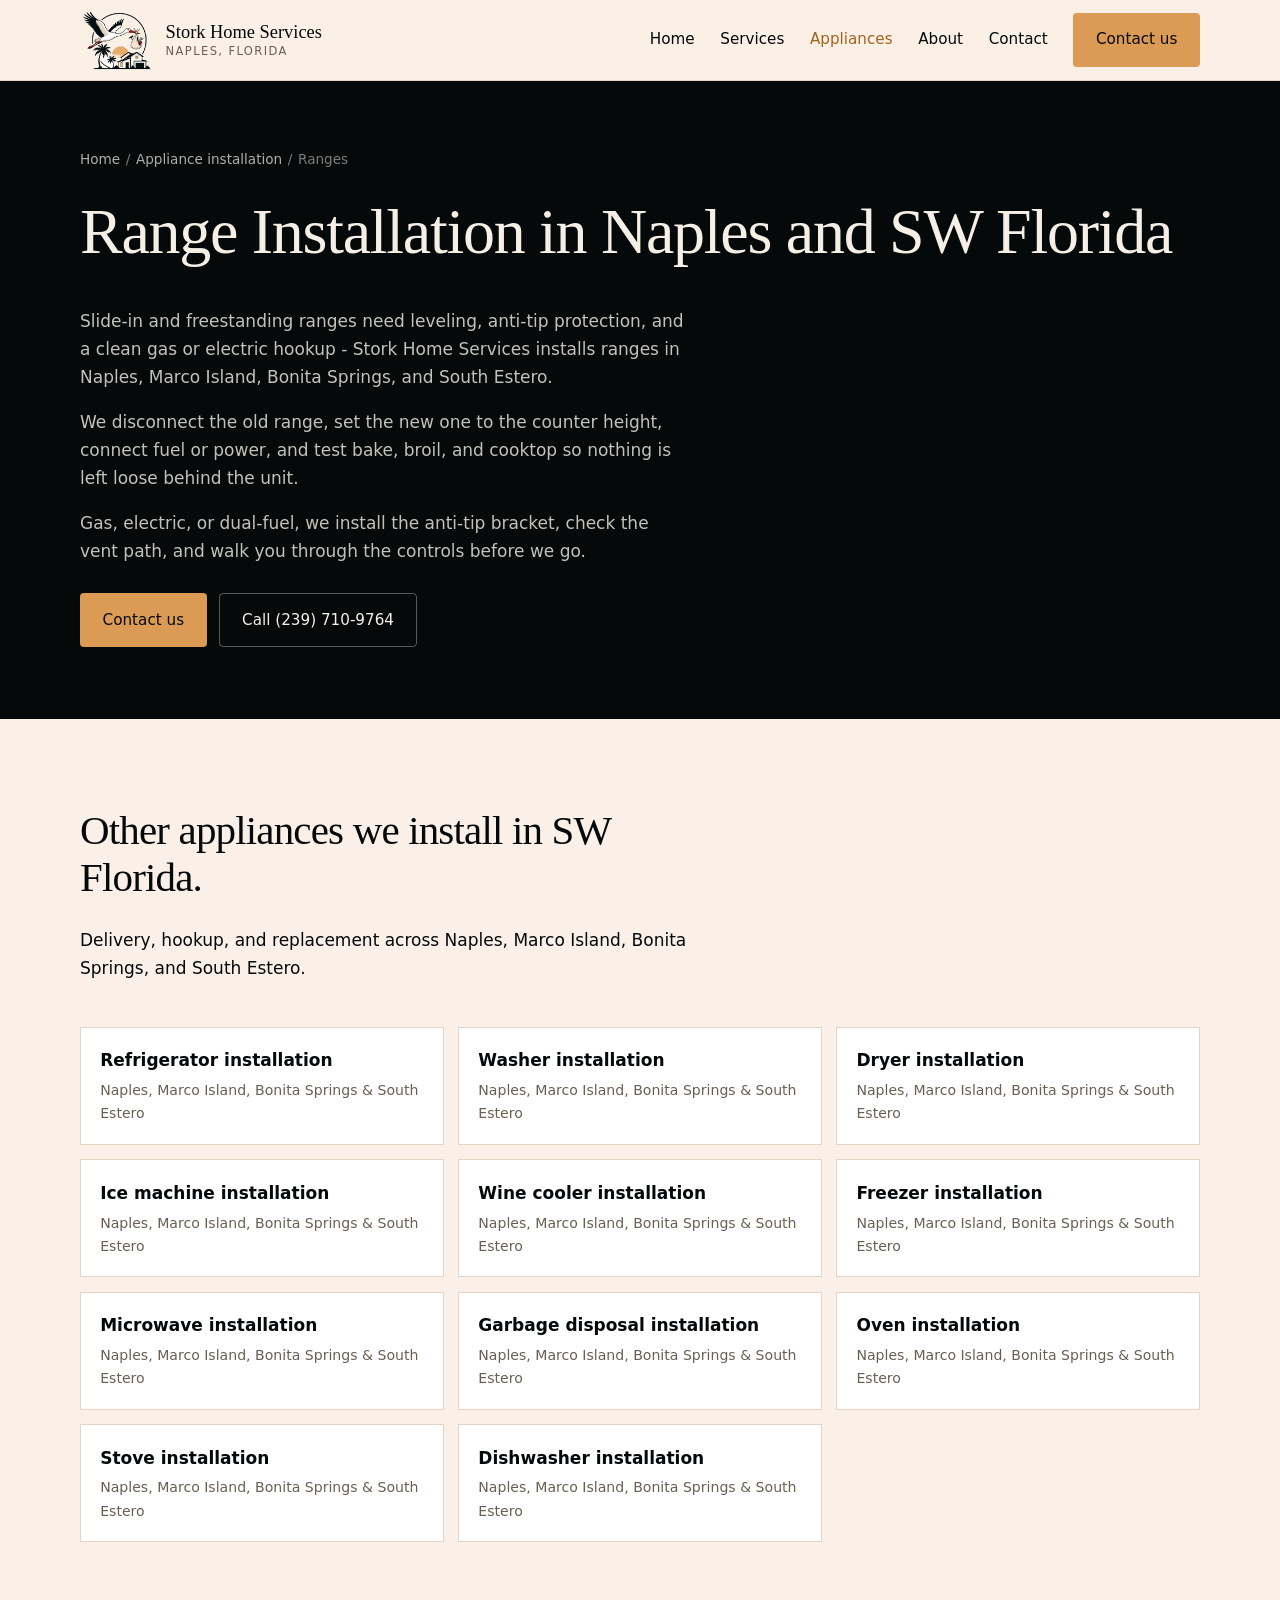
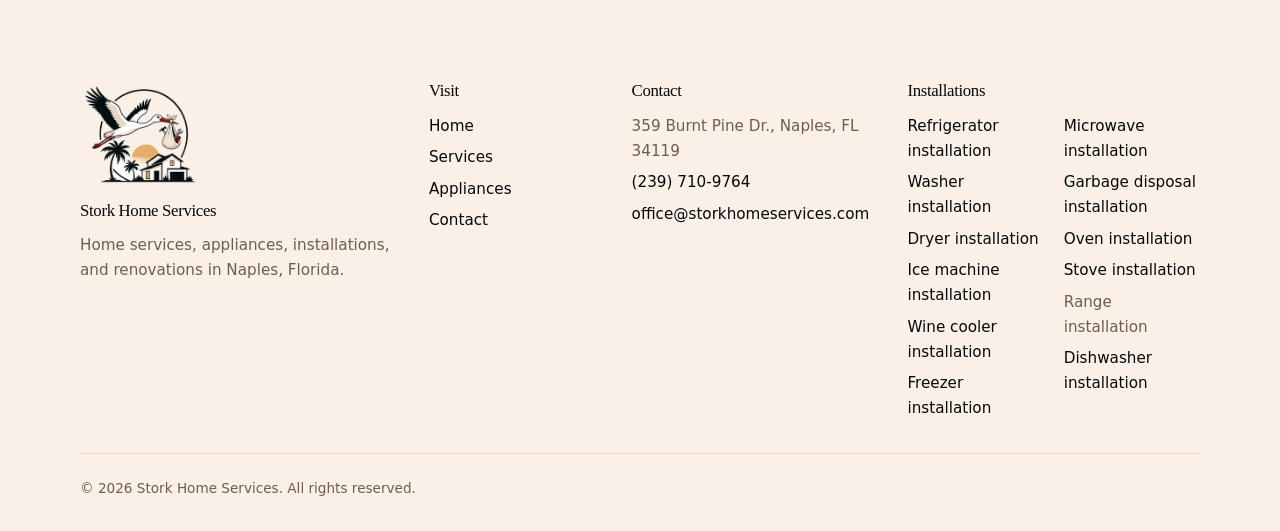
<file: range-installation.html>
<!DOCTYPE html>
<html lang="en">
  <head>
    <meta charset="utf-8" />
    <meta name="viewport" content="width=device-width, initial-scale=1" />
    <title>Range Installation in Naples, FL | Stork Home Services</title>
    <meta name="description" content="Slide-in and freestanding range installation in Naples, Marco Island, Bonita Springs, and South Estero. Anti-tip, gas or electric hookup, and cooktop testing by Stork Home Services." />
    <link rel="icon" href="assets/favicon.png" type="image/png" />
    <link rel="stylesheet" href="css/styles.css" />
    <script src="js/analytics.js"></script>
    <script type="application/ld+json">
      {
            "@context": "https://schema.org",
            "@type": "Service",
            "name": "Range Installation",
            "serviceType": "Range installation",
            "description": "Slide-in and freestanding range installation in Naples, Marco Island, Bonita Springs, and South Estero. Anti-tip, gas or electric hookup, and cooktop testing by Stork Home Services.",
            "url": "/range-installation",
            "provider": {
                  "@type": "LocalBusiness",
                  "name": "Stork Home Services",
                  "telephone": "+12397109764",
                  "email": "office@storkhomeservices.com",
                  "address": {
                        "@type": "PostalAddress",
                        "addressLocality": "Naples",
                        "addressRegion": "FL",
                        "addressCountry": "US"
                  },
                  "areaServed": [
                        {
                              "@type": "City",
                              "name": "Naples"
                        },
                        {
                              "@type": "City",
                              "name": "Marco Island"
                        },
                        {
                              "@type": "City",
                              "name": "Bonita Springs"
                        },
                        {
                              "@type": "Place",
                              "name": "South Estero"
                        }
                  ]
            }
      }
    </script>
  </head>
  <body>
    <a class="skip-link" href="#main">Skip to content</a>

    <header class="site-header">
      <div class="wrap header-inner">
        <a class="brand" href="index.html">
          <img src="assets/logo.png" alt="" width="74" height="65" />
          <span class="brand-name">
            Stork Home Services
            <span>Naples, Florida</span>
          </span>
        </a>
        <button
          class="nav-toggle"
          type="button"
          data-nav-toggle
          aria-expanded="false"
          aria-controls="site-nav"
          aria-label="Open menu"
        >
          <span></span>
          <span></span>
          <span></span>
        </button>
        <nav id="site-nav" class="nav" data-nav>
          <a href="index.html">Home</a>
          <a href="index.html#services">Services</a>
          <a href="index.html#appliances" aria-current="page">Appliances</a>
          <a href="index.html#about">About</a>
          <a href="contact.html">Contact</a>
          <a class="btn btn-primary" href="mailto:office@storkhomeservices.com?subject=Request%20a%20visit">Contact us</a>
        </nav>
      </div>
    </header>

    <main id="main">
      <section class="page-hero appliance-hero">
        <div class="wrap">
          <nav class="breadcrumb" aria-label="Breadcrumb">
            <a href="index.html">Home</a>
            <span aria-hidden="true">/</span>
            <a href="index.html#appliances">Appliance installation</a>
            <span aria-hidden="true">/</span>
            <span aria-current="page">Ranges</span>
          </nav>
          <h1>Range Installation in Naples and SW Florida</h1>
            <p>Slide-in and freestanding ranges need leveling, anti-tip protection, and a clean gas or electric hookup - Stork Home Services installs ranges in Naples, Marco Island, Bonita Springs, and South Estero.</p>
            <p>We disconnect the old range, set the new one to the counter height, connect fuel or power, and test bake, broil, and cooktop so nothing is left loose behind the unit.</p>
            <p>Gas, electric, or dual-fuel, we install the anti-tip bracket, check the vent path, and walk you through the controls before we go.</p>
          <div class="hero-actions">
            <a class="btn btn-primary" href="mailto:office@storkhomeservices.com?subject=Range%20Installation">Contact us</a>
            <a class="btn btn-ghost" href="tel:+12397109764">Call (239) 710-9764</a>
          </div>
        </div>
      </section>

      <section class="section">
        <div class="wrap">
          <div class="section-header">
            <h2>Other appliances we install in SW Florida.</h2>
            <p>
              Delivery, hookup, and replacement across Naples, Marco Island,
              Bonita Springs, and South Estero.
            </p>
          </div>
          <ul class="appliance-links">
            <li><a href="refrigerator-installation.html">Refrigerator installation<span>Naples, Marco Island, Bonita Springs &amp; South Estero</span></a></li>
            <li><a href="washer-installation.html">Washer installation<span>Naples, Marco Island, Bonita Springs &amp; South Estero</span></a></li>
            <li><a href="dryer-installation.html">Dryer installation<span>Naples, Marco Island, Bonita Springs &amp; South Estero</span></a></li>
            <li><a href="ice-machine-installation.html">Ice machine installation<span>Naples, Marco Island, Bonita Springs &amp; South Estero</span></a></li>
            <li><a href="wine-cooler-installation.html">Wine cooler installation<span>Naples, Marco Island, Bonita Springs &amp; South Estero</span></a></li>
            <li><a href="freezer-installation.html">Freezer installation<span>Naples, Marco Island, Bonita Springs &amp; South Estero</span></a></li>
            <li><a href="microwave-installation.html">Microwave installation<span>Naples, Marco Island, Bonita Springs &amp; South Estero</span></a></li>
            <li><a href="garbage-disposal-installation.html">Garbage disposal installation<span>Naples, Marco Island, Bonita Springs &amp; South Estero</span></a></li>
            <li><a href="oven-installation.html">Oven installation<span>Naples, Marco Island, Bonita Springs &amp; South Estero</span></a></li>
            <li><a href="stove-installation.html">Stove installation<span>Naples, Marco Island, Bonita Springs &amp; South Estero</span></a></li>
            <li><a href="dishwasher-installation.html">Dishwasher installation<span>Naples, Marco Island, Bonita Springs &amp; South Estero</span></a></li>
          </ul>
        </div>
      </section>
    </main>

    <footer class="site-footer">
      <div class="wrap footer-grid">
        <div>
          <img class="footer-logo" src="assets/logo.png" alt="" width="120" height="105" />
          <h2>Stork Home Services</h2>
          <p>
            Home services, appliances, installations, and renovations in Naples,
            Florida.
          </p>
        </div>
        <div>
          <h2>Visit</h2>
          <ul>
            <li><a href="index.html">Home</a></li>
            <li><a href="index.html#services">Services</a></li>
            <li><a href="index.html#appliances">Appliances</a></li>
            <li><a href="contact.html">Contact</a></li>
          </ul>
        </div>
        <div>
          <h2>Contact</h2>
          <ul>
            <li>359 Burnt Pine Dr., Naples, FL 34119</li>
            <li><a href="tel:+12397109764">(239) 710-9764</a></li>
            <li>
              <a href="mailto:office@storkhomeservices.com">office@storkhomeservices.com</a>
            </li>
          </ul>
        </div>
        <div>
          <h2>Installations</h2>
          <ul class="footer-installs">
            <li><a href="refrigerator-installation.html">Refrigerator installation</a></li>
            <li><a href="washer-installation.html">Washer installation</a></li>
            <li><a href="dryer-installation.html">Dryer installation</a></li>
            <li><a href="ice-machine-installation.html">Ice machine installation</a></li>
            <li><a href="wine-cooler-installation.html">Wine cooler installation</a></li>
            <li><a href="freezer-installation.html">Freezer installation</a></li>
            <li><a href="microwave-installation.html">Microwave installation</a></li>
            <li><a href="garbage-disposal-installation.html">Garbage disposal installation</a></li>
            <li><a href="oven-installation.html">Oven installation</a></li>
            <li><a href="stove-installation.html">Stove installation</a></li>
            <li>Range installation</li>
            <li><a href="dishwasher-installation.html">Dishwasher installation</a></li>
          </ul>
        </div>
      </div>
      <div class="wrap copyright">
        © 2026 Stork Home Services. All rights reserved.
      </div>
    </footer>

    <script src="js/main.js"></script>
  </body>
</html>
</file>
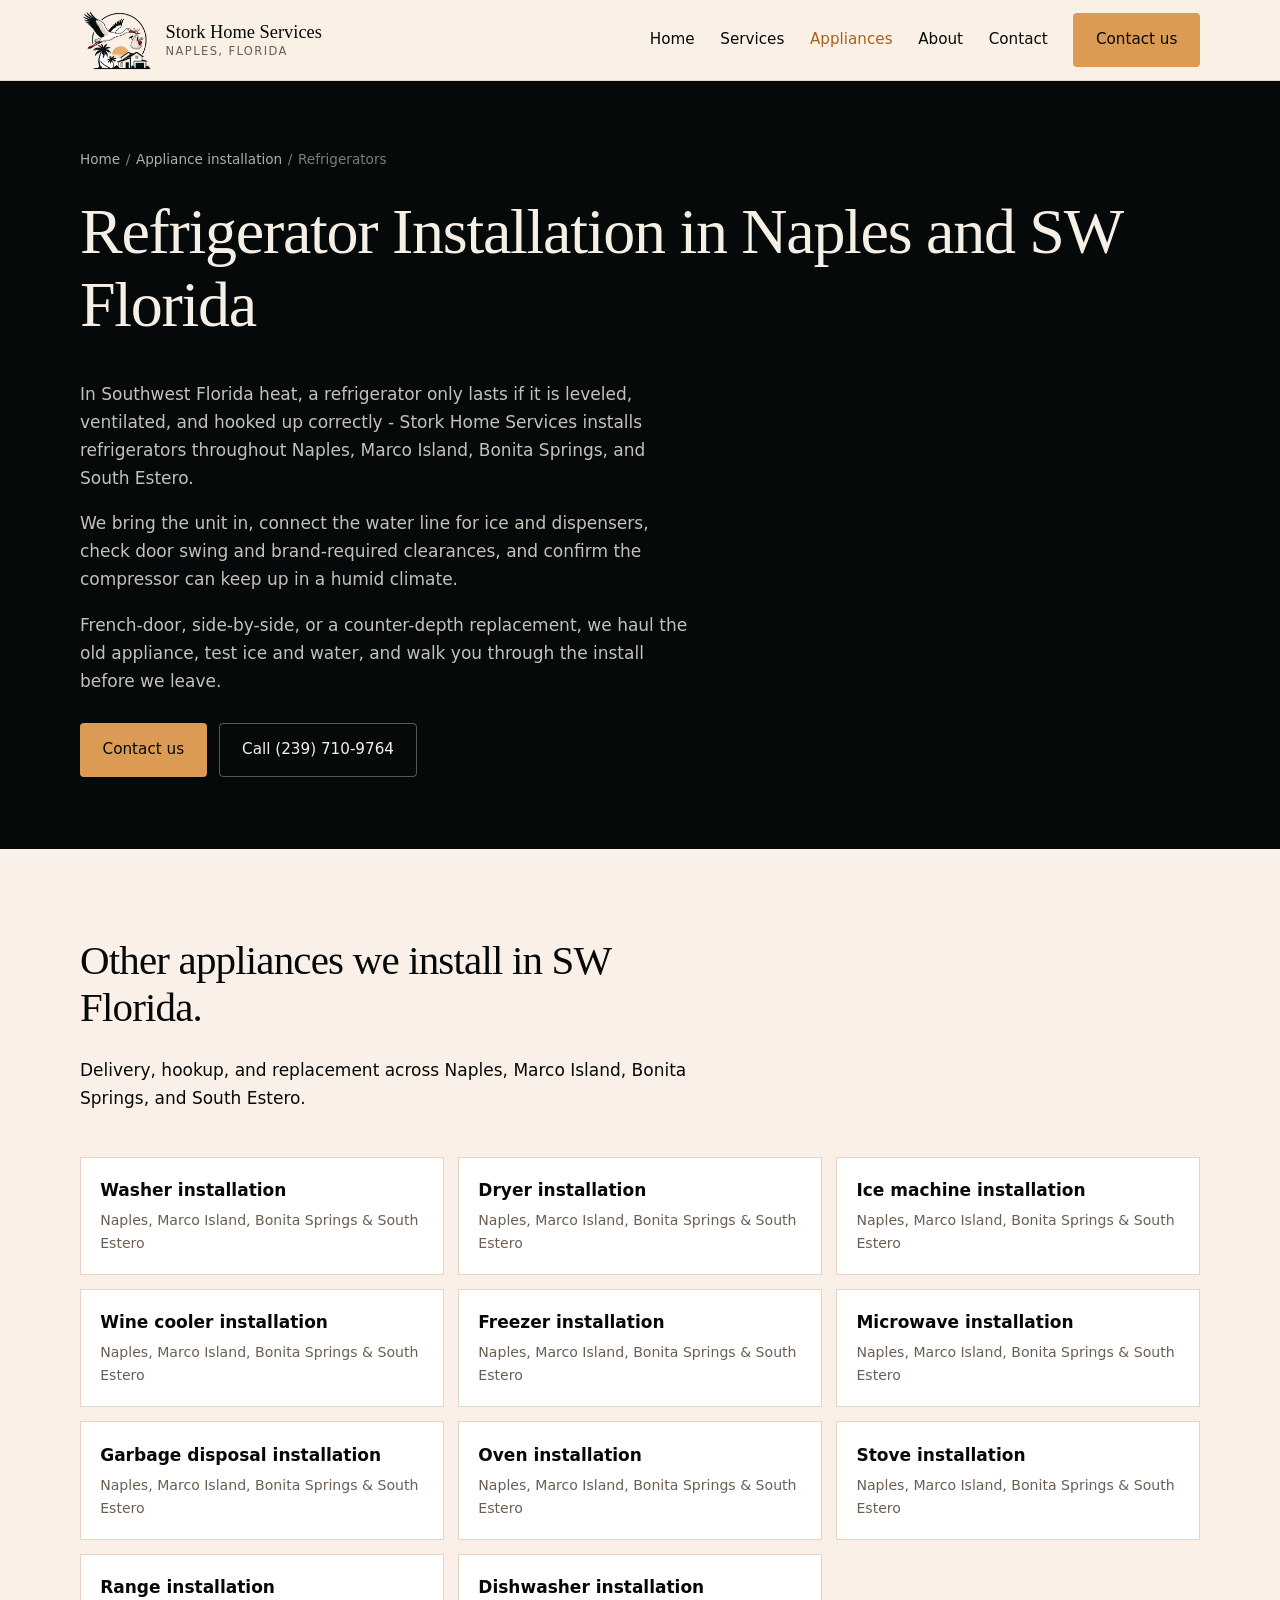
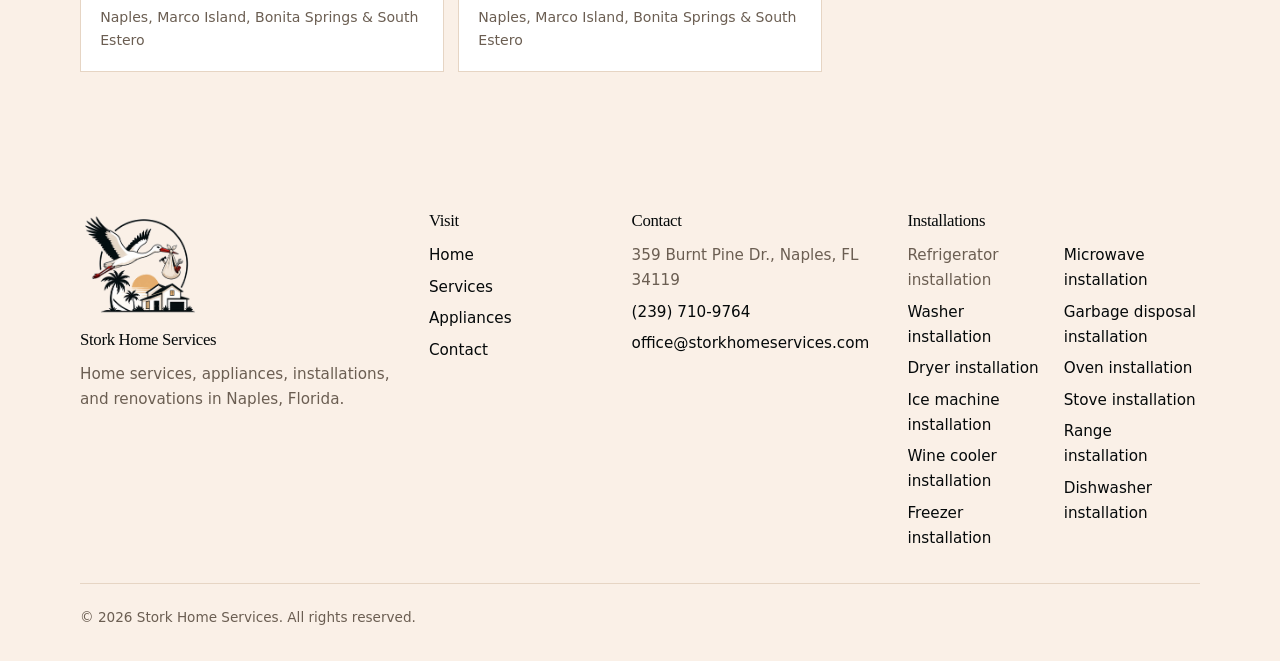
<file: refrigerator-installation.html>
<!DOCTYPE html>
<html lang="en">
  <head>
    <meta charset="utf-8" />
    <meta name="viewport" content="width=device-width, initial-scale=1" />
    <title>Refrigerator Installation in Naples, FL | Stork Home Services</title>
    <meta name="description" content="Expert refrigerator installation in Naples, Marco Island, Bonita Springs, and South Estero. Stork Home Services handles delivery, water-line hookup, leveling, and first-cycle testing." />
    <link rel="icon" href="assets/favicon.png" type="image/png" />
    <link rel="stylesheet" href="css/styles.css" />
    <script src="js/analytics.js"></script>
    <script type="application/ld+json">
      {
            "@context": "https://schema.org",
            "@type": "Service",
            "name": "Refrigerator Installation",
            "serviceType": "Refrigerator installation",
            "description": "Expert refrigerator installation in Naples, Marco Island, Bonita Springs, and South Estero. Stork Home Services handles delivery, water-line hookup, leveling, and first-cycle testing.",
            "url": "/refrigerator-installation",
            "provider": {
                  "@type": "LocalBusiness",
                  "name": "Stork Home Services",
                  "telephone": "+12397109764",
                  "email": "office@storkhomeservices.com",
                  "address": {
                        "@type": "PostalAddress",
                        "addressLocality": "Naples",
                        "addressRegion": "FL",
                        "addressCountry": "US"
                  },
                  "areaServed": [
                        {
                              "@type": "City",
                              "name": "Naples"
                        },
                        {
                              "@type": "City",
                              "name": "Marco Island"
                        },
                        {
                              "@type": "City",
                              "name": "Bonita Springs"
                        },
                        {
                              "@type": "Place",
                              "name": "South Estero"
                        }
                  ]
            }
      }
    </script>
  </head>
  <body>
    <a class="skip-link" href="#main">Skip to content</a>

    <header class="site-header">
      <div class="wrap header-inner">
        <a class="brand" href="index.html">
          <img src="assets/logo.png" alt="" width="74" height="65" />
          <span class="brand-name">
            Stork Home Services
            <span>Naples, Florida</span>
          </span>
        </a>
        <button
          class="nav-toggle"
          type="button"
          data-nav-toggle
          aria-expanded="false"
          aria-controls="site-nav"
          aria-label="Open menu"
        >
          <span></span>
          <span></span>
          <span></span>
        </button>
        <nav id="site-nav" class="nav" data-nav>
          <a href="index.html">Home</a>
          <a href="index.html#services">Services</a>
          <a href="index.html#appliances" aria-current="page">Appliances</a>
          <a href="index.html#about">About</a>
          <a href="contact.html">Contact</a>
          <a class="btn btn-primary" href="mailto:office@storkhomeservices.com?subject=Request%20a%20visit">Contact us</a>
        </nav>
      </div>
    </header>

    <main id="main">
      <section class="page-hero appliance-hero">
        <div class="wrap">
          <nav class="breadcrumb" aria-label="Breadcrumb">
            <a href="index.html">Home</a>
            <span aria-hidden="true">/</span>
            <a href="index.html#appliances">Appliance installation</a>
            <span aria-hidden="true">/</span>
            <span aria-current="page">Refrigerators</span>
          </nav>
          <h1>Refrigerator Installation in Naples and SW Florida</h1>
            <p>In Southwest Florida heat, a refrigerator only lasts if it is leveled, ventilated, and hooked up correctly - Stork Home Services installs refrigerators throughout Naples, Marco Island, Bonita Springs, and South Estero.</p>
            <p>We bring the unit in, connect the water line for ice and dispensers, check door swing and brand-required clearances, and confirm the compressor can keep up in a humid climate.</p>
            <p>French-door, side-by-side, or a counter-depth replacement, we haul the old appliance, test ice and water, and walk you through the install before we leave.</p>
          <div class="hero-actions">
            <a class="btn btn-primary" href="mailto:office@storkhomeservices.com?subject=Refrigerator%20Installation">Contact us</a>
            <a class="btn btn-ghost" href="tel:+12397109764">Call (239) 710-9764</a>
          </div>
        </div>
      </section>

      <section class="section">
        <div class="wrap">
          <div class="section-header">
            <h2>Other appliances we install in SW Florida.</h2>
            <p>
              Delivery, hookup, and replacement across Naples, Marco Island,
              Bonita Springs, and South Estero.
            </p>
          </div>
          <ul class="appliance-links">
            <li><a href="washer-installation.html">Washer installation<span>Naples, Marco Island, Bonita Springs &amp; South Estero</span></a></li>
            <li><a href="dryer-installation.html">Dryer installation<span>Naples, Marco Island, Bonita Springs &amp; South Estero</span></a></li>
            <li><a href="ice-machine-installation.html">Ice machine installation<span>Naples, Marco Island, Bonita Springs &amp; South Estero</span></a></li>
            <li><a href="wine-cooler-installation.html">Wine cooler installation<span>Naples, Marco Island, Bonita Springs &amp; South Estero</span></a></li>
            <li><a href="freezer-installation.html">Freezer installation<span>Naples, Marco Island, Bonita Springs &amp; South Estero</span></a></li>
            <li><a href="microwave-installation.html">Microwave installation<span>Naples, Marco Island, Bonita Springs &amp; South Estero</span></a></li>
            <li><a href="garbage-disposal-installation.html">Garbage disposal installation<span>Naples, Marco Island, Bonita Springs &amp; South Estero</span></a></li>
            <li><a href="oven-installation.html">Oven installation<span>Naples, Marco Island, Bonita Springs &amp; South Estero</span></a></li>
            <li><a href="stove-installation.html">Stove installation<span>Naples, Marco Island, Bonita Springs &amp; South Estero</span></a></li>
            <li><a href="range-installation.html">Range installation<span>Naples, Marco Island, Bonita Springs &amp; South Estero</span></a></li>
            <li><a href="dishwasher-installation.html">Dishwasher installation<span>Naples, Marco Island, Bonita Springs &amp; South Estero</span></a></li>
          </ul>
        </div>
      </section>
    </main>

    <footer class="site-footer">
      <div class="wrap footer-grid">
        <div>
          <img class="footer-logo" src="assets/logo.png" alt="" width="120" height="105" />
          <h2>Stork Home Services</h2>
          <p>
            Home services, appliances, installations, and renovations in Naples,
            Florida.
          </p>
        </div>
        <div>
          <h2>Visit</h2>
          <ul>
            <li><a href="index.html">Home</a></li>
            <li><a href="index.html#services">Services</a></li>
            <li><a href="index.html#appliances">Appliances</a></li>
            <li><a href="contact.html">Contact</a></li>
          </ul>
        </div>
        <div>
          <h2>Contact</h2>
          <ul>
            <li>359 Burnt Pine Dr., Naples, FL 34119</li>
            <li><a href="tel:+12397109764">(239) 710-9764</a></li>
            <li>
              <a href="mailto:office@storkhomeservices.com">office@storkhomeservices.com</a>
            </li>
          </ul>
        </div>
        <div>
          <h2>Installations</h2>
          <ul class="footer-installs">
            <li>Refrigerator installation</li>
            <li><a href="washer-installation.html">Washer installation</a></li>
            <li><a href="dryer-installation.html">Dryer installation</a></li>
            <li><a href="ice-machine-installation.html">Ice machine installation</a></li>
            <li><a href="wine-cooler-installation.html">Wine cooler installation</a></li>
            <li><a href="freezer-installation.html">Freezer installation</a></li>
            <li><a href="microwave-installation.html">Microwave installation</a></li>
            <li><a href="garbage-disposal-installation.html">Garbage disposal installation</a></li>
            <li><a href="oven-installation.html">Oven installation</a></li>
            <li><a href="stove-installation.html">Stove installation</a></li>
            <li><a href="range-installation.html">Range installation</a></li>
            <li><a href="dishwasher-installation.html">Dishwasher installation</a></li>
          </ul>
        </div>
      </div>
      <div class="wrap copyright">
        © 2026 Stork Home Services. All rights reserved.
      </div>
    </footer>

    <script src="js/main.js"></script>
  </body>
</html>
</file>
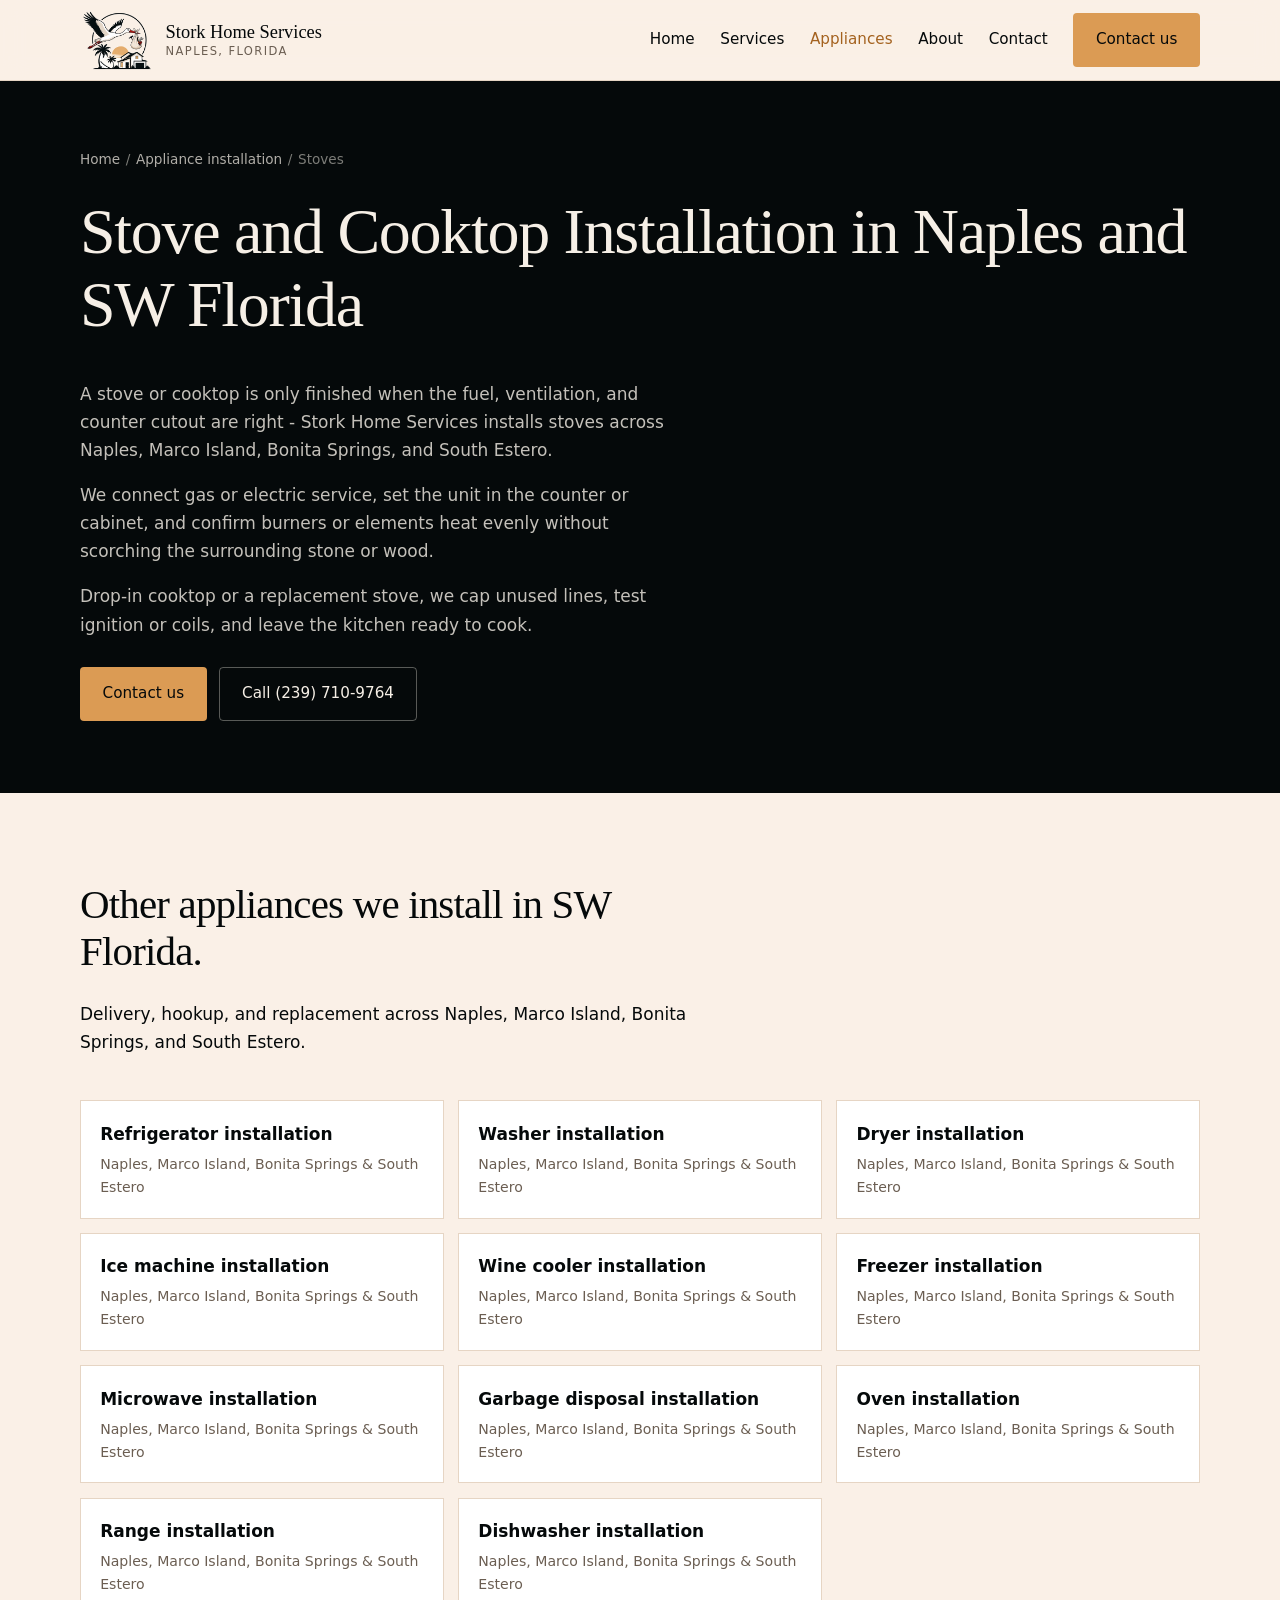
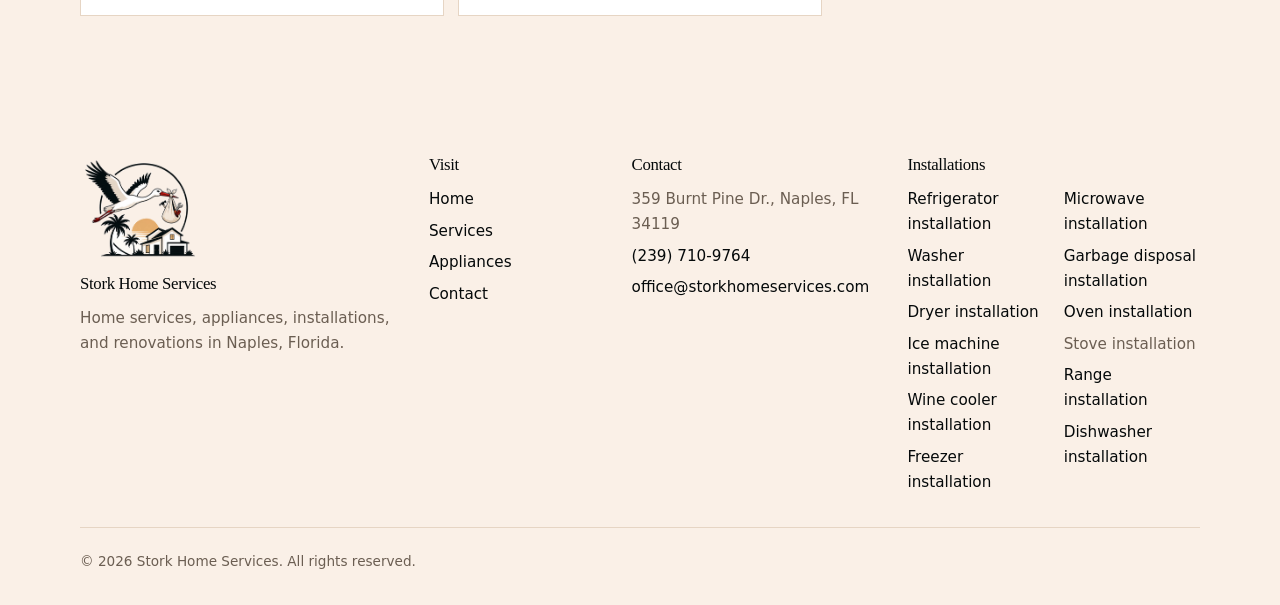
<file: stove-installation.html>
<!DOCTYPE html>
<html lang="en">
  <head>
    <meta charset="utf-8" />
    <meta name="viewport" content="width=device-width, initial-scale=1" />
    <title>Stove Installation in Naples, FL | Stork Home Services</title>
    <meta name="description" content="Stove and cooktop installation in Naples, Marco Island, Bonita Springs, and South Estero. Gas or electric hookup and a full burner test by Stork Home Services." />
    <link rel="icon" href="assets/favicon.png" type="image/png" />
    <link rel="stylesheet" href="css/styles.css" />
    <script src="js/analytics.js"></script>
    <script type="application/ld+json">
      {
            "@context": "https://schema.org",
            "@type": "Service",
            "name": "Stove Installation",
            "serviceType": "Stove installation",
            "description": "Stove and cooktop installation in Naples, Marco Island, Bonita Springs, and South Estero. Gas or electric hookup and a full burner test by Stork Home Services.",
            "url": "/stove-installation",
            "provider": {
                  "@type": "LocalBusiness",
                  "name": "Stork Home Services",
                  "telephone": "+12397109764",
                  "email": "office@storkhomeservices.com",
                  "address": {
                        "@type": "PostalAddress",
                        "addressLocality": "Naples",
                        "addressRegion": "FL",
                        "addressCountry": "US"
                  },
                  "areaServed": [
                        {
                              "@type": "City",
                              "name": "Naples"
                        },
                        {
                              "@type": "City",
                              "name": "Marco Island"
                        },
                        {
                              "@type": "City",
                              "name": "Bonita Springs"
                        },
                        {
                              "@type": "Place",
                              "name": "South Estero"
                        }
                  ]
            }
      }
    </script>
  </head>
  <body>
    <a class="skip-link" href="#main">Skip to content</a>

    <header class="site-header">
      <div class="wrap header-inner">
        <a class="brand" href="index.html">
          <img src="assets/logo.png" alt="" width="74" height="65" />
          <span class="brand-name">
            Stork Home Services
            <span>Naples, Florida</span>
          </span>
        </a>
        <button
          class="nav-toggle"
          type="button"
          data-nav-toggle
          aria-expanded="false"
          aria-controls="site-nav"
          aria-label="Open menu"
        >
          <span></span>
          <span></span>
          <span></span>
        </button>
        <nav id="site-nav" class="nav" data-nav>
          <a href="index.html">Home</a>
          <a href="index.html#services">Services</a>
          <a href="index.html#appliances" aria-current="page">Appliances</a>
          <a href="index.html#about">About</a>
          <a href="contact.html">Contact</a>
          <a class="btn btn-primary" href="mailto:office@storkhomeservices.com?subject=Request%20a%20visit">Contact us</a>
        </nav>
      </div>
    </header>

    <main id="main">
      <section class="page-hero appliance-hero">
        <div class="wrap">
          <nav class="breadcrumb" aria-label="Breadcrumb">
            <a href="index.html">Home</a>
            <span aria-hidden="true">/</span>
            <a href="index.html#appliances">Appliance installation</a>
            <span aria-hidden="true">/</span>
            <span aria-current="page">Stoves</span>
          </nav>
          <h1>Stove and Cooktop Installation in Naples and SW Florida</h1>
            <p>A stove or cooktop is only finished when the fuel, ventilation, and counter cutout are right - Stork Home Services installs stoves across Naples, Marco Island, Bonita Springs, and South Estero.</p>
            <p>We connect gas or electric service, set the unit in the counter or cabinet, and confirm burners or elements heat evenly without scorching the surrounding stone or wood.</p>
            <p>Drop-in cooktop or a replacement stove, we cap unused lines, test ignition or coils, and leave the kitchen ready to cook.</p>
          <div class="hero-actions">
            <a class="btn btn-primary" href="mailto:office@storkhomeservices.com?subject=Stove%20Installation">Contact us</a>
            <a class="btn btn-ghost" href="tel:+12397109764">Call (239) 710-9764</a>
          </div>
        </div>
      </section>

      <section class="section">
        <div class="wrap">
          <div class="section-header">
            <h2>Other appliances we install in SW Florida.</h2>
            <p>
              Delivery, hookup, and replacement across Naples, Marco Island,
              Bonita Springs, and South Estero.
            </p>
          </div>
          <ul class="appliance-links">
            <li><a href="refrigerator-installation.html">Refrigerator installation<span>Naples, Marco Island, Bonita Springs &amp; South Estero</span></a></li>
            <li><a href="washer-installation.html">Washer installation<span>Naples, Marco Island, Bonita Springs &amp; South Estero</span></a></li>
            <li><a href="dryer-installation.html">Dryer installation<span>Naples, Marco Island, Bonita Springs &amp; South Estero</span></a></li>
            <li><a href="ice-machine-installation.html">Ice machine installation<span>Naples, Marco Island, Bonita Springs &amp; South Estero</span></a></li>
            <li><a href="wine-cooler-installation.html">Wine cooler installation<span>Naples, Marco Island, Bonita Springs &amp; South Estero</span></a></li>
            <li><a href="freezer-installation.html">Freezer installation<span>Naples, Marco Island, Bonita Springs &amp; South Estero</span></a></li>
            <li><a href="microwave-installation.html">Microwave installation<span>Naples, Marco Island, Bonita Springs &amp; South Estero</span></a></li>
            <li><a href="garbage-disposal-installation.html">Garbage disposal installation<span>Naples, Marco Island, Bonita Springs &amp; South Estero</span></a></li>
            <li><a href="oven-installation.html">Oven installation<span>Naples, Marco Island, Bonita Springs &amp; South Estero</span></a></li>
            <li><a href="range-installation.html">Range installation<span>Naples, Marco Island, Bonita Springs &amp; South Estero</span></a></li>
            <li><a href="dishwasher-installation.html">Dishwasher installation<span>Naples, Marco Island, Bonita Springs &amp; South Estero</span></a></li>
          </ul>
        </div>
      </section>
    </main>

    <footer class="site-footer">
      <div class="wrap footer-grid">
        <div>
          <img class="footer-logo" src="assets/logo.png" alt="" width="120" height="105" />
          <h2>Stork Home Services</h2>
          <p>
            Home services, appliances, installations, and renovations in Naples,
            Florida.
          </p>
        </div>
        <div>
          <h2>Visit</h2>
          <ul>
            <li><a href="index.html">Home</a></li>
            <li><a href="index.html#services">Services</a></li>
            <li><a href="index.html#appliances">Appliances</a></li>
            <li><a href="contact.html">Contact</a></li>
          </ul>
        </div>
        <div>
          <h2>Contact</h2>
          <ul>
            <li>359 Burnt Pine Dr., Naples, FL 34119</li>
            <li><a href="tel:+12397109764">(239) 710-9764</a></li>
            <li>
              <a href="mailto:office@storkhomeservices.com">office@storkhomeservices.com</a>
            </li>
          </ul>
        </div>
        <div>
          <h2>Installations</h2>
          <ul class="footer-installs">
            <li><a href="refrigerator-installation.html">Refrigerator installation</a></li>
            <li><a href="washer-installation.html">Washer installation</a></li>
            <li><a href="dryer-installation.html">Dryer installation</a></li>
            <li><a href="ice-machine-installation.html">Ice machine installation</a></li>
            <li><a href="wine-cooler-installation.html">Wine cooler installation</a></li>
            <li><a href="freezer-installation.html">Freezer installation</a></li>
            <li><a href="microwave-installation.html">Microwave installation</a></li>
            <li><a href="garbage-disposal-installation.html">Garbage disposal installation</a></li>
            <li><a href="oven-installation.html">Oven installation</a></li>
            <li>Stove installation</li>
            <li><a href="range-installation.html">Range installation</a></li>
            <li><a href="dishwasher-installation.html">Dishwasher installation</a></li>
          </ul>
        </div>
      </div>
      <div class="wrap copyright">
        © 2026 Stork Home Services. All rights reserved.
      </div>
    </footer>

    <script src="js/main.js"></script>
  </body>
</html>
</file>
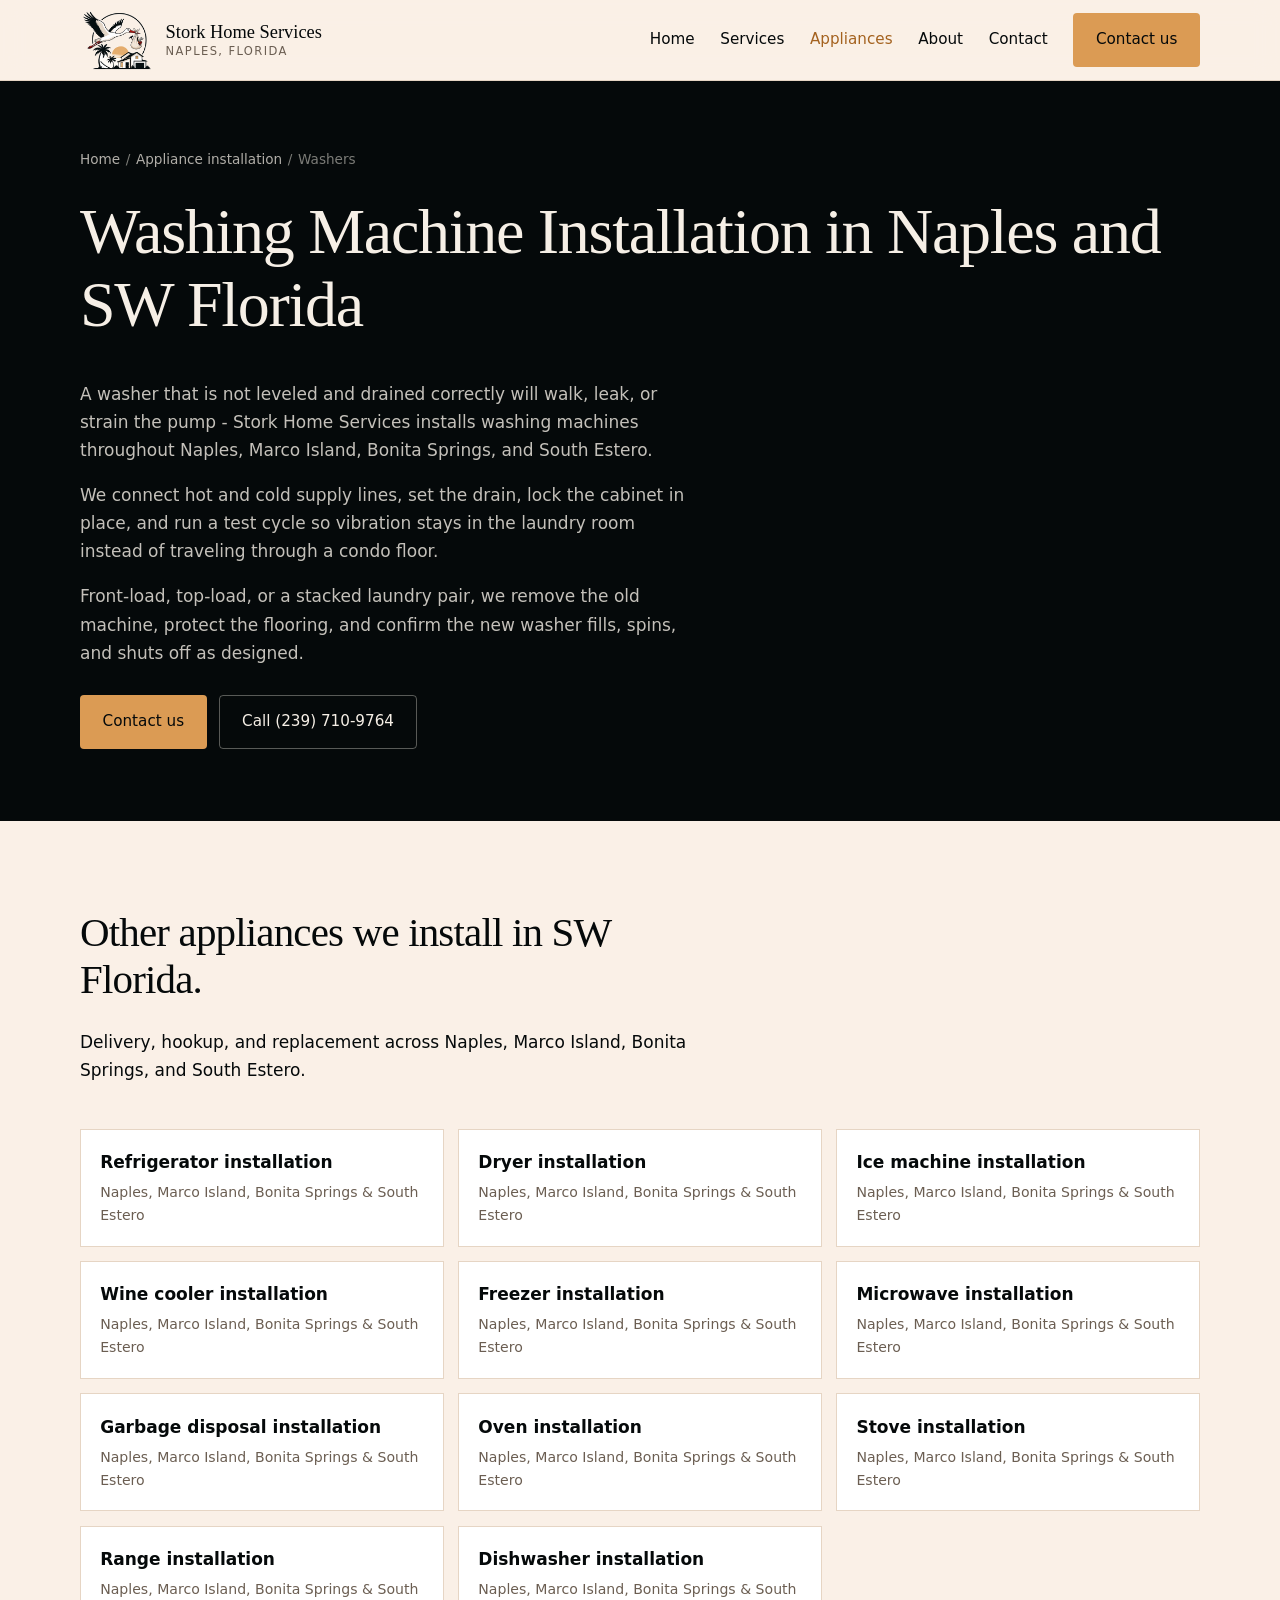
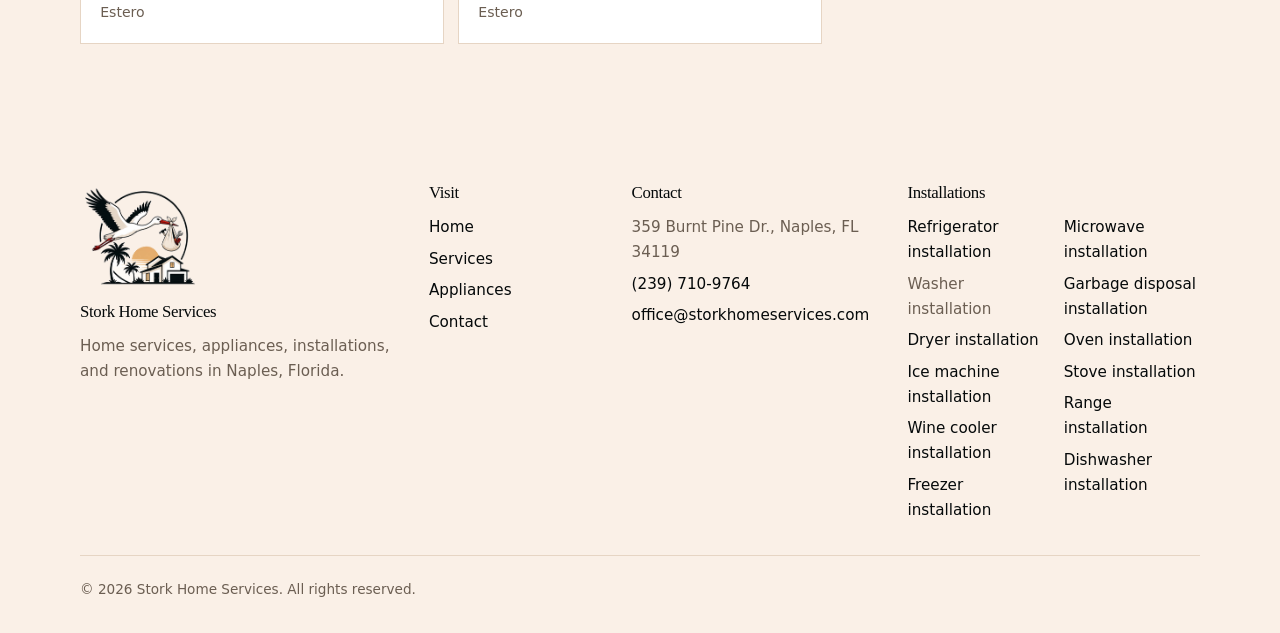
<file: washer-installation.html>
<!DOCTYPE html>
<html lang="en">
  <head>
    <meta charset="utf-8" />
    <meta name="viewport" content="width=device-width, initial-scale=1" />
    <title>Washer Installation in Naples, FL | Stork Home Services</title>
    <meta name="description" content="Professional washing machine installation in Naples, Marco Island, Bonita Springs, and South Estero. Leveling, water, and drain hookup by Stork Home Services." />
    <link rel="icon" href="assets/favicon.png" type="image/png" />
    <link rel="stylesheet" href="css/styles.css" />
    <script src="js/analytics.js"></script>
    <script type="application/ld+json">
      {
            "@context": "https://schema.org",
            "@type": "Service",
            "name": "Washer Installation",
            "serviceType": "Washer installation",
            "description": "Professional washing machine installation in Naples, Marco Island, Bonita Springs, and South Estero. Leveling, water, and drain hookup by Stork Home Services.",
            "url": "/washer-installation",
            "provider": {
                  "@type": "LocalBusiness",
                  "name": "Stork Home Services",
                  "telephone": "+12397109764",
                  "email": "office@storkhomeservices.com",
                  "address": {
                        "@type": "PostalAddress",
                        "addressLocality": "Naples",
                        "addressRegion": "FL",
                        "addressCountry": "US"
                  },
                  "areaServed": [
                        {
                              "@type": "City",
                              "name": "Naples"
                        },
                        {
                              "@type": "City",
                              "name": "Marco Island"
                        },
                        {
                              "@type": "City",
                              "name": "Bonita Springs"
                        },
                        {
                              "@type": "Place",
                              "name": "South Estero"
                        }
                  ]
            }
      }
    </script>
  </head>
  <body>
    <a class="skip-link" href="#main">Skip to content</a>

    <header class="site-header">
      <div class="wrap header-inner">
        <a class="brand" href="index.html">
          <img src="assets/logo.png" alt="" width="74" height="65" />
          <span class="brand-name">
            Stork Home Services
            <span>Naples, Florida</span>
          </span>
        </a>
        <button
          class="nav-toggle"
          type="button"
          data-nav-toggle
          aria-expanded="false"
          aria-controls="site-nav"
          aria-label="Open menu"
        >
          <span></span>
          <span></span>
          <span></span>
        </button>
        <nav id="site-nav" class="nav" data-nav>
          <a href="index.html">Home</a>
          <a href="index.html#services">Services</a>
          <a href="index.html#appliances" aria-current="page">Appliances</a>
          <a href="index.html#about">About</a>
          <a href="contact.html">Contact</a>
          <a class="btn btn-primary" href="mailto:office@storkhomeservices.com?subject=Request%20a%20visit">Contact us</a>
        </nav>
      </div>
    </header>

    <main id="main">
      <section class="page-hero appliance-hero">
        <div class="wrap">
          <nav class="breadcrumb" aria-label="Breadcrumb">
            <a href="index.html">Home</a>
            <span aria-hidden="true">/</span>
            <a href="index.html#appliances">Appliance installation</a>
            <span aria-hidden="true">/</span>
            <span aria-current="page">Washers</span>
          </nav>
          <h1>Washing Machine Installation in Naples and SW Florida</h1>
            <p>A washer that is not leveled and drained correctly will walk, leak, or strain the pump - Stork Home Services installs washing machines throughout Naples, Marco Island, Bonita Springs, and South Estero.</p>
            <p>We connect hot and cold supply lines, set the drain, lock the cabinet in place, and run a test cycle so vibration stays in the laundry room instead of traveling through a condo floor.</p>
            <p>Front-load, top-load, or a stacked laundry pair, we remove the old machine, protect the flooring, and confirm the new washer fills, spins, and shuts off as designed.</p>
          <div class="hero-actions">
            <a class="btn btn-primary" href="mailto:office@storkhomeservices.com?subject=Washer%20Installation">Contact us</a>
            <a class="btn btn-ghost" href="tel:+12397109764">Call (239) 710-9764</a>
          </div>
        </div>
      </section>

      <section class="section">
        <div class="wrap">
          <div class="section-header">
            <h2>Other appliances we install in SW Florida.</h2>
            <p>
              Delivery, hookup, and replacement across Naples, Marco Island,
              Bonita Springs, and South Estero.
            </p>
          </div>
          <ul class="appliance-links">
            <li><a href="refrigerator-installation.html">Refrigerator installation<span>Naples, Marco Island, Bonita Springs &amp; South Estero</span></a></li>
            <li><a href="dryer-installation.html">Dryer installation<span>Naples, Marco Island, Bonita Springs &amp; South Estero</span></a></li>
            <li><a href="ice-machine-installation.html">Ice machine installation<span>Naples, Marco Island, Bonita Springs &amp; South Estero</span></a></li>
            <li><a href="wine-cooler-installation.html">Wine cooler installation<span>Naples, Marco Island, Bonita Springs &amp; South Estero</span></a></li>
            <li><a href="freezer-installation.html">Freezer installation<span>Naples, Marco Island, Bonita Springs &amp; South Estero</span></a></li>
            <li><a href="microwave-installation.html">Microwave installation<span>Naples, Marco Island, Bonita Springs &amp; South Estero</span></a></li>
            <li><a href="garbage-disposal-installation.html">Garbage disposal installation<span>Naples, Marco Island, Bonita Springs &amp; South Estero</span></a></li>
            <li><a href="oven-installation.html">Oven installation<span>Naples, Marco Island, Bonita Springs &amp; South Estero</span></a></li>
            <li><a href="stove-installation.html">Stove installation<span>Naples, Marco Island, Bonita Springs &amp; South Estero</span></a></li>
            <li><a href="range-installation.html">Range installation<span>Naples, Marco Island, Bonita Springs &amp; South Estero</span></a></li>
            <li><a href="dishwasher-installation.html">Dishwasher installation<span>Naples, Marco Island, Bonita Springs &amp; South Estero</span></a></li>
          </ul>
        </div>
      </section>
    </main>

    <footer class="site-footer">
      <div class="wrap footer-grid">
        <div>
          <img class="footer-logo" src="assets/logo.png" alt="" width="120" height="105" />
          <h2>Stork Home Services</h2>
          <p>
            Home services, appliances, installations, and renovations in Naples,
            Florida.
          </p>
        </div>
        <div>
          <h2>Visit</h2>
          <ul>
            <li><a href="index.html">Home</a></li>
            <li><a href="index.html#services">Services</a></li>
            <li><a href="index.html#appliances">Appliances</a></li>
            <li><a href="contact.html">Contact</a></li>
          </ul>
        </div>
        <div>
          <h2>Contact</h2>
          <ul>
            <li>359 Burnt Pine Dr., Naples, FL 34119</li>
            <li><a href="tel:+12397109764">(239) 710-9764</a></li>
            <li>
              <a href="mailto:office@storkhomeservices.com">office@storkhomeservices.com</a>
            </li>
          </ul>
        </div>
        <div>
          <h2>Installations</h2>
          <ul class="footer-installs">
            <li><a href="refrigerator-installation.html">Refrigerator installation</a></li>
            <li>Washer installation</li>
            <li><a href="dryer-installation.html">Dryer installation</a></li>
            <li><a href="ice-machine-installation.html">Ice machine installation</a></li>
            <li><a href="wine-cooler-installation.html">Wine cooler installation</a></li>
            <li><a href="freezer-installation.html">Freezer installation</a></li>
            <li><a href="microwave-installation.html">Microwave installation</a></li>
            <li><a href="garbage-disposal-installation.html">Garbage disposal installation</a></li>
            <li><a href="oven-installation.html">Oven installation</a></li>
            <li><a href="stove-installation.html">Stove installation</a></li>
            <li><a href="range-installation.html">Range installation</a></li>
            <li><a href="dishwasher-installation.html">Dishwasher installation</a></li>
          </ul>
        </div>
      </div>
      <div class="wrap copyright">
        © 2026 Stork Home Services. All rights reserved.
      </div>
    </footer>

    <script src="js/main.js"></script>
  </body>
</html>
</file>
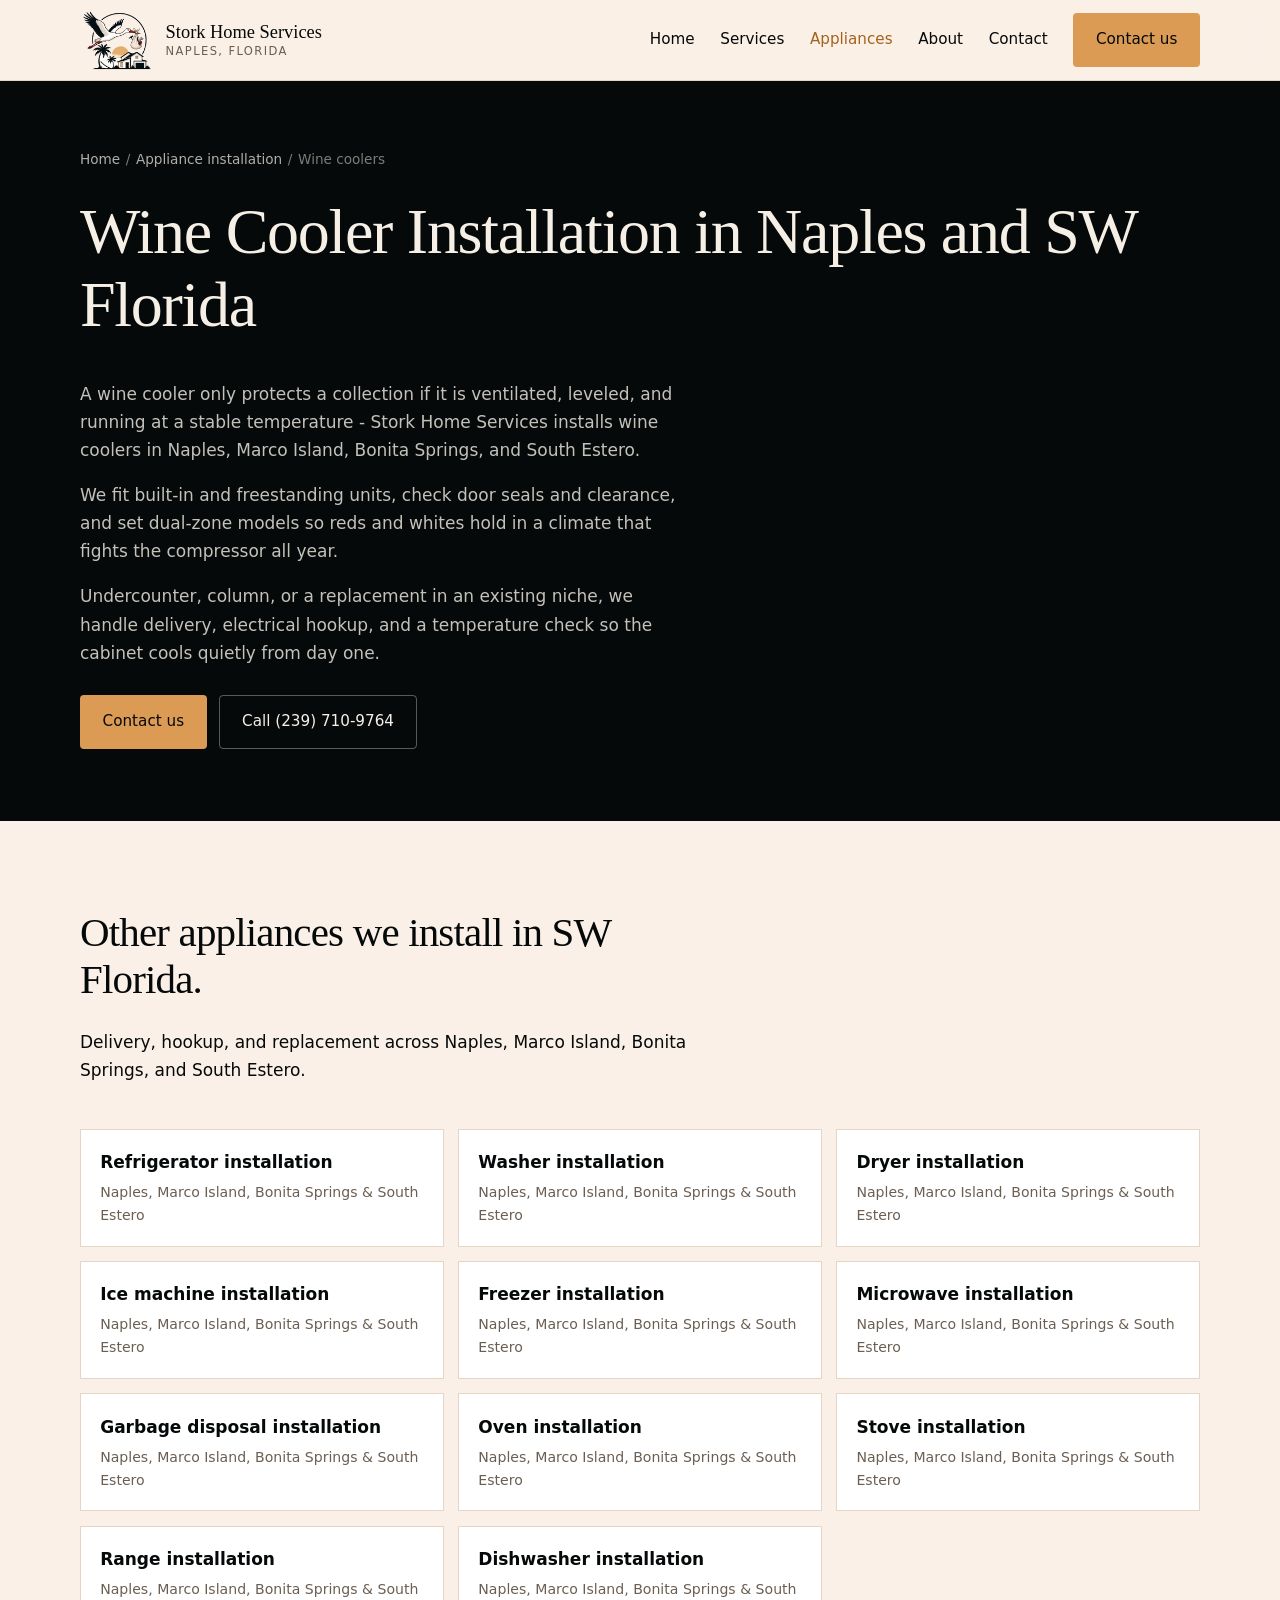
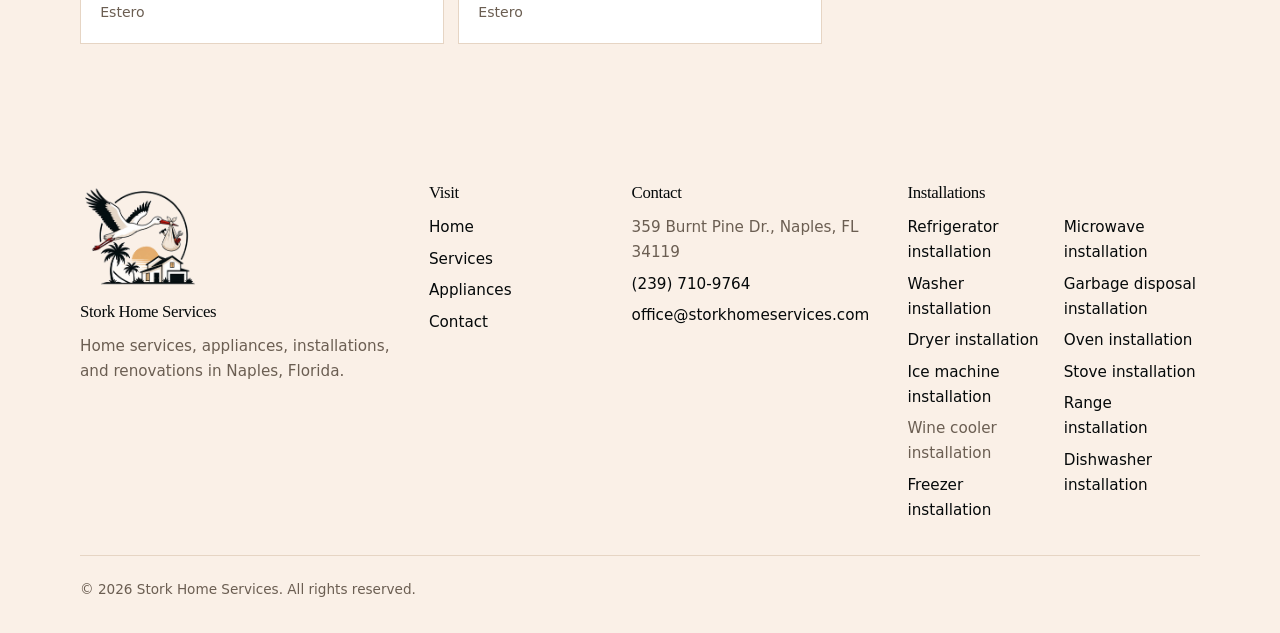
<file: wine-cooler-installation.html>
<!DOCTYPE html>
<html lang="en">
  <head>
    <meta charset="utf-8" />
    <meta name="viewport" content="width=device-width, initial-scale=1" />
    <title>Wine Cooler Installation in Naples, FL | Stork Home Services</title>
    <meta name="description" content="Wine cooler and wine refrigerator installation in Naples, Marco Island, Bonita Springs, and South Estero. Built-in and freestanding units by Stork Home Services." />
    <link rel="icon" href="assets/favicon.png" type="image/png" />
    <link rel="stylesheet" href="css/styles.css" />
    <script src="js/analytics.js"></script>
    <script type="application/ld+json">
      {
            "@context": "https://schema.org",
            "@type": "Service",
            "name": "Wine Cooler Installation",
            "serviceType": "Wine cooler installation",
            "description": "Wine cooler and wine refrigerator installation in Naples, Marco Island, Bonita Springs, and South Estero. Built-in and freestanding units by Stork Home Services.",
            "url": "/wine-cooler-installation",
            "provider": {
                  "@type": "LocalBusiness",
                  "name": "Stork Home Services",
                  "telephone": "+12397109764",
                  "email": "office@storkhomeservices.com",
                  "address": {
                        "@type": "PostalAddress",
                        "addressLocality": "Naples",
                        "addressRegion": "FL",
                        "addressCountry": "US"
                  },
                  "areaServed": [
                        {
                              "@type": "City",
                              "name": "Naples"
                        },
                        {
                              "@type": "City",
                              "name": "Marco Island"
                        },
                        {
                              "@type": "City",
                              "name": "Bonita Springs"
                        },
                        {
                              "@type": "Place",
                              "name": "South Estero"
                        }
                  ]
            }
      }
    </script>
  </head>
  <body>
    <a class="skip-link" href="#main">Skip to content</a>

    <header class="site-header">
      <div class="wrap header-inner">
        <a class="brand" href="index.html">
          <img src="assets/logo.png" alt="" width="74" height="65" />
          <span class="brand-name">
            Stork Home Services
            <span>Naples, Florida</span>
          </span>
        </a>
        <button
          class="nav-toggle"
          type="button"
          data-nav-toggle
          aria-expanded="false"
          aria-controls="site-nav"
          aria-label="Open menu"
        >
          <span></span>
          <span></span>
          <span></span>
        </button>
        <nav id="site-nav" class="nav" data-nav>
          <a href="index.html">Home</a>
          <a href="index.html#services">Services</a>
          <a href="index.html#appliances" aria-current="page">Appliances</a>
          <a href="index.html#about">About</a>
          <a href="contact.html">Contact</a>
          <a class="btn btn-primary" href="mailto:office@storkhomeservices.com?subject=Request%20a%20visit">Contact us</a>
        </nav>
      </div>
    </header>

    <main id="main">
      <section class="page-hero appliance-hero">
        <div class="wrap">
          <nav class="breadcrumb" aria-label="Breadcrumb">
            <a href="index.html">Home</a>
            <span aria-hidden="true">/</span>
            <a href="index.html#appliances">Appliance installation</a>
            <span aria-hidden="true">/</span>
            <span aria-current="page">Wine coolers</span>
          </nav>
          <h1>Wine Cooler Installation in Naples and SW Florida</h1>
            <p>A wine cooler only protects a collection if it is ventilated, leveled, and running at a stable temperature - Stork Home Services installs wine coolers in Naples, Marco Island, Bonita Springs, and South Estero.</p>
            <p>We fit built-in and freestanding units, check door seals and clearance, and set dual-zone models so reds and whites hold in a climate that fights the compressor all year.</p>
            <p>Undercounter, column, or a replacement in an existing niche, we handle delivery, electrical hookup, and a temperature check so the cabinet cools quietly from day one.</p>
          <div class="hero-actions">
            <a class="btn btn-primary" href="mailto:office@storkhomeservices.com?subject=Wine%20Cooler%20Installation">Contact us</a>
            <a class="btn btn-ghost" href="tel:+12397109764">Call (239) 710-9764</a>
          </div>
        </div>
      </section>

      <section class="section">
        <div class="wrap">
          <div class="section-header">
            <h2>Other appliances we install in SW Florida.</h2>
            <p>
              Delivery, hookup, and replacement across Naples, Marco Island,
              Bonita Springs, and South Estero.
            </p>
          </div>
          <ul class="appliance-links">
            <li><a href="refrigerator-installation.html">Refrigerator installation<span>Naples, Marco Island, Bonita Springs &amp; South Estero</span></a></li>
            <li><a href="washer-installation.html">Washer installation<span>Naples, Marco Island, Bonita Springs &amp; South Estero</span></a></li>
            <li><a href="dryer-installation.html">Dryer installation<span>Naples, Marco Island, Bonita Springs &amp; South Estero</span></a></li>
            <li><a href="ice-machine-installation.html">Ice machine installation<span>Naples, Marco Island, Bonita Springs &amp; South Estero</span></a></li>
            <li><a href="freezer-installation.html">Freezer installation<span>Naples, Marco Island, Bonita Springs &amp; South Estero</span></a></li>
            <li><a href="microwave-installation.html">Microwave installation<span>Naples, Marco Island, Bonita Springs &amp; South Estero</span></a></li>
            <li><a href="garbage-disposal-installation.html">Garbage disposal installation<span>Naples, Marco Island, Bonita Springs &amp; South Estero</span></a></li>
            <li><a href="oven-installation.html">Oven installation<span>Naples, Marco Island, Bonita Springs &amp; South Estero</span></a></li>
            <li><a href="stove-installation.html">Stove installation<span>Naples, Marco Island, Bonita Springs &amp; South Estero</span></a></li>
            <li><a href="range-installation.html">Range installation<span>Naples, Marco Island, Bonita Springs &amp; South Estero</span></a></li>
            <li><a href="dishwasher-installation.html">Dishwasher installation<span>Naples, Marco Island, Bonita Springs &amp; South Estero</span></a></li>
          </ul>
        </div>
      </section>
    </main>

    <footer class="site-footer">
      <div class="wrap footer-grid">
        <div>
          <img class="footer-logo" src="assets/logo.png" alt="" width="120" height="105" />
          <h2>Stork Home Services</h2>
          <p>
            Home services, appliances, installations, and renovations in Naples,
            Florida.
          </p>
        </div>
        <div>
          <h2>Visit</h2>
          <ul>
            <li><a href="index.html">Home</a></li>
            <li><a href="index.html#services">Services</a></li>
            <li><a href="index.html#appliances">Appliances</a></li>
            <li><a href="contact.html">Contact</a></li>
          </ul>
        </div>
        <div>
          <h2>Contact</h2>
          <ul>
            <li>359 Burnt Pine Dr., Naples, FL 34119</li>
            <li><a href="tel:+12397109764">(239) 710-9764</a></li>
            <li>
              <a href="mailto:office@storkhomeservices.com">office@storkhomeservices.com</a>
            </li>
          </ul>
        </div>
        <div>
          <h2>Installations</h2>
          <ul class="footer-installs">
            <li><a href="refrigerator-installation.html">Refrigerator installation</a></li>
            <li><a href="washer-installation.html">Washer installation</a></li>
            <li><a href="dryer-installation.html">Dryer installation</a></li>
            <li><a href="ice-machine-installation.html">Ice machine installation</a></li>
            <li>Wine cooler installation</li>
            <li><a href="freezer-installation.html">Freezer installation</a></li>
            <li><a href="microwave-installation.html">Microwave installation</a></li>
            <li><a href="garbage-disposal-installation.html">Garbage disposal installation</a></li>
            <li><a href="oven-installation.html">Oven installation</a></li>
            <li><a href="stove-installation.html">Stove installation</a></li>
            <li><a href="range-installation.html">Range installation</a></li>
            <li><a href="dishwasher-installation.html">Dishwasher installation</a></li>
          </ul>
        </div>
      </div>
      <div class="wrap copyright">
        © 2026 Stork Home Services. All rights reserved.
      </div>
    </footer>

    <script src="js/main.js"></script>
  </body>
</html>
</file>
<file: css/styles.css>
:root {
  --navy: #05090a;
  --navy-deep: #05090a;
  --cream: #f6efe6;
  --beige: #faf0e7;
  --paper: #fbf7f2;
  --terracotta: #a4621f;
  --terracotta-dark: #8b5117;
  --gold: #e4a86c;
  --sand: #c4843a;
  --sand-wash: #f3e6d4;
  --ink: #05090a;
  --muted: #6b5e52;
  --line: #e6d5c4;
  --white: #ffffff;
  --shadow: 0 18px 40px rgba(5, 9, 10, 0.08);
  --radius: 4px;
  --max: 1120px;
  --font-serif: Georgia, "Iowan Old Style", "Palatino Linotype", Palatino, "Times New Roman", serif;
  --font-sans: system-ui, -apple-system, "Segoe UI", Roboto, "Helvetica Neue", Arial, sans-serif;
}

*,
*::before,
*::after {
  box-sizing: border-box;
}

html {
  scroll-behavior: smooth;
}

body {
  margin: 0;
  color: var(--ink);
  background: var(--beige);
  font-family: var(--font-sans);
  font-size: 1.0625rem;
  line-height: 1.65;
}

img {
  max-width: 100%;
  height: auto;
  display: block;
}

a {
  color: var(--navy);
}

a:hover {
  color: var(--terracotta);
}

h1,
h2,
h3,
h4 {
  font-family: var(--font-serif);
  font-weight: 500;
  line-height: 1.15;
  letter-spacing: -0.02em;
  margin: 0 0 0.6em;
}

h1 {
  font-size: clamp(2.4rem, 5vw, 4.2rem);
}

h2 {
  font-size: clamp(1.8rem, 3.2vw, 2.6rem);
}

h3 {
  font-size: 1.35rem;
}

p {
  margin: 0 0 1em;
}

p:last-child {
  margin-bottom: 0;
}

.skip-link {
  position: absolute;
  left: 1rem;
  top: -100px;
  background: var(--navy);
  color: var(--cream);
  padding: 0.6rem 1rem;
  z-index: 100;
}

.skip-link:focus {
  top: 1rem;
}

.wrap {
  width: min(100% - 2.5rem, var(--max));
  margin-inline: auto;
}


.site-header {
  position: sticky;
  top: 0;
  z-index: 20;
  background: color-mix(in srgb, var(--beige) 92%, transparent);
  backdrop-filter: blur(12px);
  border-bottom: 1px solid var(--line);
}

.header-inner {
  display: flex;
  align-items: center;
  justify-content: space-between;
  gap: 1.5rem;
  min-height: 5rem;
}

.brand {
  display: flex;
  align-items: center;
  gap: 0.75rem;
  text-decoration: none;
  color: var(--navy);
}

.brand img {
  width: 4.6rem;
  height: auto;
  flex-shrink: 0;
}

.brand-name {
  font-family: var(--font-serif);
  font-size: 1.15rem;
  line-height: 1.1;
}

.brand-name span {
  display: block;
  font-family: var(--font-sans);
  font-size: 0.72rem;
  letter-spacing: 0.12em;
  text-transform: uppercase;
  color: var(--muted);
  margin-top: 0.15rem;
}

.nav {
  display: flex;
  align-items: center;
  gap: 1.6rem;
}

.nav a {
  text-decoration: none;
  color: var(--ink);
  font-size: 0.95rem;
}

.nav a[aria-current="page"] {
  color: var(--terracotta);
}

.nav-toggle {
  display: none;
  width: 2.5rem;
  height: 2.5rem;
  border: 1px solid var(--line);
  background: var(--white);
  cursor: pointer;
}

.nav-toggle span {
  display: block;
  width: 1.1rem;
  height: 2px;
  margin: 5px auto;
  background: var(--navy);
}

.btn {
  display: inline-flex;
  align-items: center;
  justify-content: center;
  gap: 0.4rem;
  padding: 0.85rem 1.35rem;
  border-radius: var(--radius);
  border: 1px solid transparent;
  text-decoration: none;
  font: inherit;
  font-size: 0.95rem;
  cursor: pointer;
}

.btn.btn-primary {
  background: #db9b54;
  color: #05090a;
}

.btn.btn-primary:hover {
  background: #c88a45;
  color: #05090a;
}

.btn-ghost {
  background: transparent;
  color: var(--cream);
  border-color: rgba(244, 239, 230, 0.35);
}

.btn-ghost:hover {
  background: rgba(244, 239, 230, 0.08);
  color: var(--cream);
}

.btn-dark {
  background: var(--navy);
  color: var(--cream);
}

.btn-dark:hover {
  background: var(--navy-deep);
  color: var(--cream);
}

.hero {
  background: var(--navy);
  color: var(--cream);
  overflow: hidden;
}

.hero-grid {
  position: relative;
  display: grid;
  grid-template-columns: minmax(0, 1fr) minmax(0, 1fr);
  min-height: 78vh;
}

.hero-copy {
  position: relative;
  z-index: 2;
  display: flex;
  flex-direction: column;
  justify-content: center;
  padding: 5.5rem 3rem 4.5rem max(1.25rem, calc(100% - var(--max) / 2));
}

.hero-copy p {
  max-width: 38rem;
  font-size: 1.15rem;
  color: rgba(244, 239, 230, 0.82);
}

.hero-actions {
  display: flex;
  flex-wrap: wrap;
  gap: 0.8rem;
  margin-top: 2rem;
}

.hero-media {
  position: absolute;
  inset: 0;
  z-index: 0;
  min-height: 100%;
}

.hero-media img {
  position: absolute;
  inset: 0;
  width: 100%;
  height: 100%;
  max-width: none;
  object-fit: cover;
  object-position: 92% 55%;
}

.hero-media::after {
  content: "";
  position: absolute;
  inset: 0;
  z-index: 1;
  pointer-events: none;
  background: linear-gradient(
    to right,
    rgba(5, 9, 10, 0.9) 0%,
    rgba(5, 9, 10, 0.84) 36%,
    rgba(5, 9, 10, 0.4) 54%,
    rgba(5, 9, 10, 0.1) 70%,
    rgba(5, 9, 10, 0) 86%
  );
}

.hero-meta {
  display: flex;
  gap: 2rem;
  margin-top: 3rem;
  padding-top: 1.5rem;
  border-top: 1px solid rgba(244, 239, 230, 0.15);
  font-size: 0.88rem;
  color: rgba(244, 239, 230, 0.7);
}

.hero-meta strong {
  display: block;
  color: var(--cream);
  font-weight: 600;
  margin-bottom: 0.15rem;
}

.media-placeholder {
  position: relative;
  display: grid;
  place-items: center;
  background:
    linear-gradient(135deg, rgba(5, 9, 10, 0.06), rgba(228, 168, 108, 0.32)),
    repeating-linear-gradient(
      45deg,
      #eadfce,
      #eadfce 12px,
      #f3eadf 12px,
      #f3eadf 24px
    );
  color: var(--muted);
  text-align: center;
  min-height: 220px;
}

.media-placeholder::after {
  content: "";
  position: absolute;
  inset: 12px;
  border: 1px dashed rgba(5, 9, 10, 0.18);
  pointer-events: none;
}

.media-placeholder span {
  position: relative;
  z-index: 1;
  font-size: 0.82rem;
  letter-spacing: 0.04em;
}


.section {
  padding: 5.5rem 0;
}

.section-header {
  max-width: 40rem;
  margin-bottom: 2.8rem;
}

.section-muted {
  background: var(--beige);
}

.services-grid {
  display: grid;
  grid-template-columns: repeat(3, 1fr);
  gap: 1.25rem;
}

.service-card {
  background: var(--white);
  border: 1px solid var(--line);
  padding: 0;
  overflow: hidden;
}

.service-card .media-placeholder,
.service-media {
  height: 180px;
  min-height: 180px;
}

.service-media {
  position: relative;
  overflow: hidden;
  background: var(--beige);
}

.service-media img {
  width: 100%;
  height: 100%;
  object-fit: cover;
  object-position: center 30%;
  filter: saturate(0.65) contrast(0.94);
}

.service-media::after {
  content: "";
  position: absolute;
  inset: 0;
  background: linear-gradient(
    180deg,
    rgba(246, 239, 230, 0.45),
    rgba(164, 98, 31, 0.28)
  );
  pointer-events: none;
}

.service-body {
  padding: 1.5rem 1.5rem 1.7rem;
}

.service-num {
  font-family: var(--font-serif);
  color: var(--sand);
  font-size: 0.95rem;
  margin-bottom: 0.4rem;
}

.about-logo {
  width: 100%;
  height: auto;
  mix-blend-mode: multiply;
}

.split {
  display: grid;
  grid-template-columns: 1fr 1fr;
  gap: 3.5rem;
  align-items: center;
}

.checklist {
  list-style: none;
  padding: 0;
  margin: 1.4rem 0 0;
}

.checklist li {
  padding: 0.7rem 0 0.7rem 1.6rem;
  border-top: 1px solid var(--line);
  position: relative;
}

.checklist li::before {
  content: "";
  position: absolute;
  left: 0;
  top: 1.05rem;
  width: 0.55rem;
  height: 0.55rem;
  background: var(--terracotta);
}

.steps {
  display: grid;
  grid-template-columns: repeat(3, 1fr);
  gap: 1.5rem;
}

.step {
  padding: 1.6rem 1.4rem;
  border-top: 3px solid var(--gold);
  background: var(--white);
  border-right: 1px solid var(--line);
  border-bottom: 1px solid var(--line);
  border-left: 1px solid var(--line);
}

.step strong {
  display: block;
  font-size: 0.78rem;
  letter-spacing: 0.12em;
  text-transform: uppercase;
  color: var(--muted);
  margin-bottom: 0.6rem;
}

.area-band {
  background: var(--white);
  color: var(--ink);
}

.area-band .wrap {
  display: grid;
  grid-template-columns: 1.2fr 0.8fr;
  gap: 3rem;
  align-items: center;
}

.area-band p {
  color: var(--muted);
}

.area-map {
  position: relative;
  width: 100%;
}

.area-map img {
  display: block;
  width: 100%;
  height: auto;
}

#appliances {
  background: var(--sand-wash);
  color: var(--ink);
}

#appliances .section-header p {
  color: var(--muted);
}

.cta-band {
  text-align: center;
  background: var(--beige);
}

.cta-band p {
  max-width: 36rem;
  margin: 0 auto 1.6rem;
  color: var(--muted);
}

.site-footer {
  background: var(--beige);
  color: var(--muted);
  padding: 3.2rem 0 2rem;
  font-size: 0.95rem;
}

.footer-grid {
  display: grid;
  grid-template-columns: 1.3fr 0.7fr 1fr 1.2fr;
  gap: 2rem;
  padding-bottom: 2rem;
  border-bottom: 1px solid var(--line);
}

.footer-installs {
  columns: 2;
  column-gap: 1.25rem;
}

.footer-installs li {
  break-inside: avoid;
}

.site-footer a {
  color: var(--navy);
  text-decoration: none;
}

.site-footer a:hover {
  color: var(--terracotta);
}

.site-footer h2 {
  font-size: 1.05rem;
  color: var(--navy);
  margin-bottom: 0.8rem;
}

.footer-logo {
  width: 7.5rem;
  height: auto;
  margin-bottom: 0.85rem;
}

.site-footer ul {
  list-style: none;
  margin: 0;
  padding: 0;
}

.site-footer li + li {
  margin-top: 0.4rem;
}

.copyright {
  padding-top: 1.4rem;
  font-size: 0.85rem;
}

.page-hero {
  padding: 4.2rem 0 3rem;
  background: var(--navy);
  color: var(--cream);
}

.page-hero p {
  max-width: 38rem;
  color: rgba(244, 239, 230, 0.8);
}

.page-hero-center {
  text-align: center;
}

.page-hero-center p {
  margin-inline: auto;
}

.page-hero .hero-actions {
  margin-top: 1.75rem;
}

.appliance-hero {
  padding-bottom: 4.5rem;
}

.breadcrumb {
  display: flex;
  flex-wrap: wrap;
  gap: 0.35rem;
  margin-bottom: 1.5rem;
  font-size: 0.85rem;
  color: rgba(244, 239, 230, 0.5);
}

.breadcrumb a {
  color: rgba(244, 239, 230, 0.72);
  text-decoration: none;
}

.breadcrumb a:hover {
  color: var(--cream);
}

.appliance-links {
  display: grid;
  grid-template-columns: repeat(3, 1fr);
  gap: 0.9rem;
  list-style: none;
  padding: 0;
  margin: 0;
}

.appliance-links a {
  display: block;
  padding: 1.15rem 1.2rem;
  background: var(--white);
  border: 1px solid var(--line);
  text-decoration: none;
  color: var(--navy);
  font-weight: 600;
}

.appliance-links a:hover {
  border-color: var(--terracotta);
  color: var(--terracotta);
}

.appliance-links a span {
  display: block;
  font-weight: 400;
  font-size: 0.88rem;
  color: var(--muted);
  margin-top: 0.3rem;
}

.contact-section {
  padding-top: 3.5rem;
  padding-bottom: 4.5rem;
}

.contact-card {
  max-width: 32rem;
  margin-inline: auto;
  background: var(--white);
  border: 1px solid var(--line);
  border-top: 3px solid var(--gold);
  padding: 2.4rem 2.2rem 0.6rem;
  text-align: center;
  box-shadow: var(--shadow);
}

.contact-logo {
  width: 9rem;
  height: auto;
  margin: 0 auto 0.4rem;
}

.contact-list {
  list-style: none;
  margin: 1.4rem 0 0;
  padding: 0;
}

.contact-list li {
  padding: 1rem 0;
  border-top: 1px solid var(--line);
}

.contact-list span {
  display: block;
  font-size: 0.78rem;
  letter-spacing: 0.1em;
  text-transform: uppercase;
  color: var(--muted);
  margin-bottom: 0.25rem;
}

.contact-list a {
  color: var(--ink);
  font-weight: 600;
  text-decoration: none;
  overflow-wrap: anywhere;
}

.contact-list a:hover {
  color: var(--terracotta);
}

@media (max-width: 1100px) {
  .appliance-links {
    grid-template-columns: repeat(2, 1fr);
  }

  .footer-grid {
    grid-template-columns: 1fr 1fr;
  }
}

@media (max-width: 860px) {
  .nav-toggle {
    display: block;
  }

  .nav {
    display: none;
    position: absolute;
    left: 0;
    right: 0;
    top: 5rem;
    background: var(--beige);
    border-bottom: 1px solid var(--line);
    flex-direction: column;
    align-items: stretch;
    padding: 1rem 1.25rem 1.3rem;
    gap: 0.9rem;
  }

  .nav.is-open {
    display: flex;
  }

  .hero-grid,
  .split,
  .services-grid,
  .steps,
  .area-band .wrap,
  .footer-grid,
  .appliance-links {
    grid-template-columns: 1fr;
  }

  .footer-installs {
    columns: 1;
  }

  .hero-copy {
    padding: 3.5rem 1.25rem 2.5rem;
    background: rgba(5, 9, 10, 0.9);
  }

  .hero-media {
    position: relative;
    inset: auto;
    min-height: 320px;
  }

  .hero-media img {
    object-position: center 55%;
  }

  .hero-media::after {
    background: linear-gradient(
      to bottom,
      rgba(5, 9, 10, 0.82) 0%,
      rgba(5, 9, 10, 0.35) 10%,
      rgba(5, 9, 10, 0.08) 24%,
      rgba(5, 9, 10, 0) 40%
    );
  }

  .header-inner {
    position: relative;
  }
}

@media (prefers-reduced-motion: reduce) {
  html {
    scroll-behavior: auto;
  }
}
</file>
